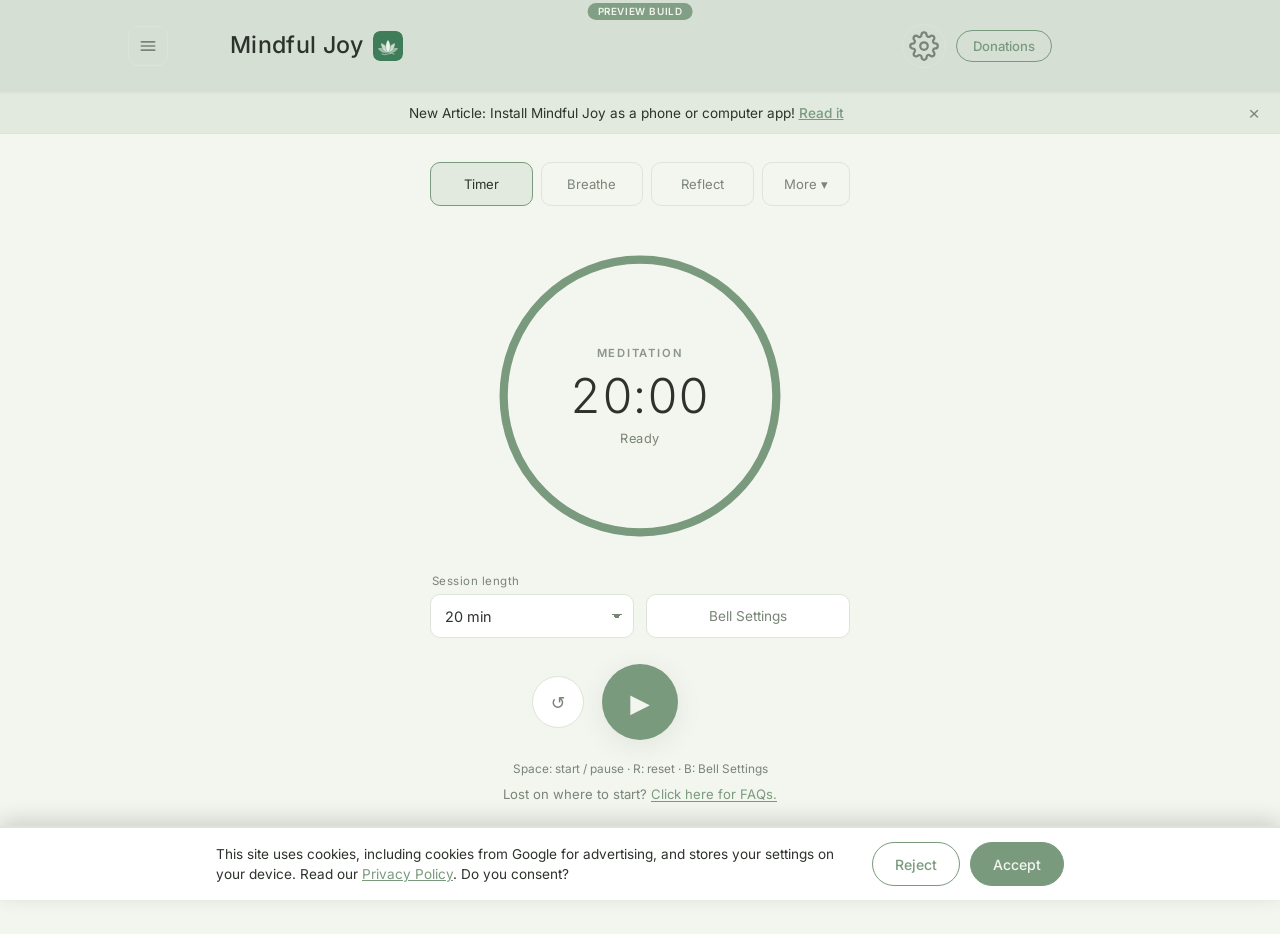
<file: index.html>
<!DOCTYPE html>
<html lang="en">
<head>
<meta charset="UTF-8">
<meta name="viewport" content="width=device-width, initial-scale=1, viewport-fit=cover">
<title>Mindful Joy &mdash; Free Meditation Timer with Interval Bells</title>
<meta name="description" content="Free meditation timer with interval bells, sit and walk sessions, a breathing pacer and a private streak history. No account needed.">
<meta name="theme-color" content="#f3f5ef">
<link rel="canonical" href="https://mindfuljoy.app/">
<link rel="icon" type="image/svg+xml" href="assets/favicon.svg">
<link rel="apple-touch-icon" href="assets/icons/apple-touch-icon.png">
<link rel="manifest" href="manifest.webmanifest">
<meta property="og:type" content="website">
<meta property="og:site_name" content="Mindful Joy">
<meta property="og:title" content="Mindful Joy &mdash; Free Meditation Timer with Interval Bells">
<meta property="og:description" content="Free meditation timer with interval bells, sit and walk sessions, a breathing pacer and a private streak history. No account needed.">
<meta property="og:url" content="https://mindfuljoy.app/">
<meta property="og:image" content="https://mindfuljoy.app/assets/og-image.png">
<meta property="og:image:width" content="1200">
<meta property="og:image:height" content="630">
<meta property="og:image:alt" content="Mindful Joy: a free meditation timer, made for mindfulness.">
<meta name="twitter:card" content="summary_large_image">
<meta name="twitter:image" content="https://mindfuljoy.app/assets/og-image.png">
<script type="application/ld+json">
{
  "@context": "https://schema.org",
  "@type": "WebApplication",
  "name": "Mindful Joy",
  "url": "https://mindfuljoy.app/",
  "description": "A free meditation timer with interval bells, sit and walk sessions, a breathing pacer, Pomodoro and a private streak history. No account needed.",
  "applicationCategory": "LifestyleApplication",
  "operatingSystem": "Any (web browser)",
  "browserRequirements": "Requires JavaScript",
  "isAccessibleForFree": true,
  "inLanguage": "en",
  "image": "https://mindfuljoy.app/assets/og-image.png",
  "license": "https://opensource.org/licenses/MIT",
  "offers": {
    "@type": "Offer",
    "price": "0",
    "priceCurrency": "USD"
  },
  "featureList": [
    "Meditation timer from 5 to 60 minutes or a custom length",
    "Interval bells at repeating or chosen times",
    "Sit and walk sessions with a bell between segments",
    "Breathing pacer: box, 4-7-8 and coherent breathing",
    "Pomodoro, Count Up and Stopwatch timers",
    "Streaks and session history kept on your device",
    "25 color themes, works offline and installs to your home screen"
  ]
}
</script>
<link rel="preload" href="assets/fonts/inter-latin-wght-normal.woff2" as="font" type="font/woff2" crossorigin>
<link rel="stylesheet" href="assets/css/styles.css">
<script src="assets/js/themes.js"></script>
<!-- ===== GOOGLE ADSENSE: LOADER (publisher ca-pub-8467685368663778) =====
     Ad units go in the "ADSENSE AD SLOT" comments further down each page. ===== -->
<script async src="https://pagead2.googlesyndication.com/pagead/js/adsbygoogle.js?client=ca-pub-8467685368663778"
     crossorigin="anonymous"></script>
</head>
<body>
<div id="announcer" class="sr-only" aria-live="polite" aria-atomic="true"></div>

<div class="topbar">
  <div class="mark"><a href="index.html"><span>Mindful Joy</span><img class="mark-logo" src="assets/icons/icon.svg" alt="" width="30" height="30"></a></div>
  <div class="top-actions">
    <div class="theme-menu" id="themeMenu">
      <button type="button" class="icon-btn" id="themeBtn" aria-label="Color theme" aria-haspopup="true" aria-expanded="false" aria-controls="themePop" title="Color theme"><svg viewBox="0 0 24 24" width="20" height="20" fill="none" stroke="currentColor" stroke-width="1.8" stroke-linecap="round" stroke-linejoin="round" aria-hidden="true"><circle cx="12" cy="12" r="3"/><path d="M19.4 15a1.65 1.65 0 0 0 .33 1.82l.06.06a2 2 0 0 1 0 2.83 2 2 0 0 1-2.83 0l-.06-.06a1.65 1.65 0 0 0-1.82-.33 1.65 1.65 0 0 0-1 1.51V21a2 2 0 0 1-2 2 2 2 0 0 1-2-2v-.09A1.65 1.65 0 0 0 9 19.4a1.65 1.65 0 0 0-1.82.33l-.06.06a2 2 0 0 1-2.83 0 2 2 0 0 1 0-2.83l.06-.06a1.65 1.65 0 0 0 .33-1.82 1.65 1.65 0 0 0-1.51-1H3a2 2 0 0 1-2-2 2 2 0 0 1 2-2h.09A1.65 1.65 0 0 0 4.6 9a1.65 1.65 0 0 0-.33-1.82l-.06-.06a2 2 0 0 1 0-2.83 2 2 0 0 1 2.83 0l.06.06a1.65 1.65 0 0 0 1.82.33H9a1.65 1.65 0 0 0 1-1.51V3a2 2 0 0 1 2-2 2 2 0 0 1 2 2v.09a1.65 1.65 0 0 0 1 1.51 1.65 1.65 0 0 0 1.82-.33l.06-.06a2 2 0 0 1 2.83 0 2 2 0 0 1 0 2.83l-.06.06a1.65 1.65 0 0 0-.33 1.82V9a1.65 1.65 0 0 0 1.51 1H21a2 2 0 0 1 2 2 2 2 0 0 1-2 2h-.09a1.65 1.65 0 0 0-1.51 1z"/></svg></button>
      <div class="theme-pop" id="themePop" hidden>
        <label for="schemeSelect">Color theme</label>
        <select id="schemeSelect"></select>
      </div>
    </div>
    <a class="donate-btn" id="donateBtn" href="https://ko-fi.com/cpiccirilli" target="_blank" rel="noopener">Donations</a>
  </div>
</div>

<nav class="tabs" aria-label="Tools">
  <button class="tab-btn active" id="tabBtnTimer" data-tab="timer" aria-pressed="true">Timer</button>
  <button class="tab-btn" id="tabBtnBreathe" data-tab="breathe" aria-pressed="false">Breathe</button>
  <button class="tab-btn" id="tabBtnReflect" data-tab="reflect" aria-pressed="false">Reflect</button>
  <div class="more-wrap">
    <button class="tab-btn more-btn" id="moreBtn" type="button" title="More" aria-haspopup="true" aria-expanded="false" aria-controls="morePop">More <span aria-hidden="true">&#9662;</span></button>
    <div class="more-pop" id="morePop" role="menu" aria-label="More" hidden>
      <p class="more-lead">Looking for another timer?</p>
      <button type="button" class="more-item" role="menuitem" data-open="pomodoro"><strong>Pomodoro</strong><span>Focus sprints with short breaks</span></button>
      <button type="button" class="more-item" role="menuitem" data-open="countup"><strong>Count Up</strong><span>Open-ended, counts time as you sit</span></button>
      <button type="button" class="more-item" role="menuitem" data-open="stopwatch"><strong>Stopwatch</strong><span>Hundredths and lap times</span></button>
      <p class="more-soon">More timers coming soon.</p>
      <p class="more-group">Your progress</p>
      <button type="button" class="more-item" role="menuitem" data-open="history"><strong>History</strong><span>Streaks and your last few weeks</span></button>
    </div>
  </div>
</nav>

<main class="tab-panel active" id="panel-timer">
  <div class="ring-wrap">
    <svg viewBox="0 0 220 220" aria-hidden="true">
      <circle class="track" cx="110" cy="110" r="100"></circle>
      <circle class="progress" id="ringProgress" cx="110" cy="110" r="100"></circle>
    </svg>
    <div class="ring-center">
      <div class="kind">Meditation</div>
      <div class="time" id="timeDisplay">20:00</div>
      <div class="phase" id="phaseLabel">Ready</div>
    </div>
  </div>

  <p class="seg-status" id="segStatus" hidden></p>

  <div class="options-row">
    <div class="len-field">
      <label for="durationSelect">Session length</label>
      <select id="durationSelect"></select>
    </div>
    <button class="settings-btn" id="settingsBtn">Bell Settings</button>
  </div>
  <div class="duration-row" id="customLenRow" hidden>
    <label for="customLenInput">Minutes</label>
    <input class="num-input" type="number" id="customLenInput" min="1" max="240" value="25" inputmode="numeric">
  </div>

  <div class="controls">
    <button class="btn reset-btn" id="resetBtn" aria-label="Reset">&#8634;</button>
    <button class="btn play-btn" id="playBtn" aria-label="Start">&#9654;</button>
    <div style="width:52px;"></div>
  </div>
  <p class="shortcut-hint">Space: start / pause &middot; R: reset &middot; B: Bell Settings</p>
  <p class="help-hint">Lost on where to start? <a href="getting-started.html">Click here for FAQs.</a></p>

  <!-- Sit / walk sequence editor: shown when "Sit / walk sequence" is chosen as the session length. -->
  <fieldset class="seq" id="seqEditor" hidden>
    <legend>Sit / walk sequence</legend>
    <div class="seq-head"><span>Segments, in order</span><span id="seqTotal" class="seq-total"></span></div>
    <ol class="seg-list" id="segList"></ol>
    <div class="seg-actions">
      <button type="button" class="small-btn" id="addSitBtn" title="Add sit">+ Sit</button>
      <button type="button" class="small-btn" id="addWalkBtn" title="Add walk">+ Walk</button>
    </div>
    <div class="seq-block">
      <label for="presetSelect">Preset</label>
      <select id="presetSelect">
        <option value="">Choose a preset&hellip;</option>
        <option value="sit-walk-sit">Sit 20 &middot; Walk 10 &middot; Sit 20</option>
        <option value="sit-walk">Sit 20 &middot; Walk 10</option>
        <option value="walk-sit">Walk 10 &middot; Sit 20</option>
        <option value="rounds">Sit 10 &middot; Walk 5 &middot; Sit 10 &middot; Walk 5</option>
      </select>
    </div>
    <div class="seq-block">
      <label for="layoutName">Save this sequence</label>
      <div class="chip-input">
        <input type="text" id="layoutName" maxlength="30" placeholder="Name, e.g. Morning practice">
        <button type="button" id="saveLayoutBtn">Save</button>
      </div>
    </div>
    <div class="seq-block" id="savedBlock" hidden>
      <label for="layoutSelect">Saved sequences</label>
      <div class="inline-row">
        <select id="layoutSelect" aria-label="Saved sequences"></select>
        <button type="button" class="small-btn" id="loadLayoutBtn">Load</button>
        <button type="button" class="small-btn" id="deleteLayoutBtn">Delete</button>
      </div>
    </div>
    <p class="seq-msg" id="seqMsg" role="status"></p>
  </fieldset>
</main>

<section class="tab-panel" id="panel-breathe">
  <div class="duration-row">
    <label for="patternSelect">Pattern</label>
    <select id="patternSelect">
      <option value="box">Box breathing (4-4-4-4)</option>
      <option value="478">4-7-8</option>
      <option value="coherent">Coherent (5-5)</option>
    </select>
  </div>
  <div class="duration-row breath-options">
    <label for="cyclesSelect">Cycles</label>
    <select id="cyclesSelect">
      <option value="3">3</option>
      <option value="5" selected>5</option>
      <option value="8">8</option>
      <option value="12">12</option>
    </select>
    <label for="breathSoundSelect">Sound</label>
    <select id="breathSoundSelect">
      <option value="on" selected>On</option>
      <option value="off">Off</option>
    </select>
  </div>
  <div class="breath-wrap">
    <div class="breath-circle" id="breathCircle"></div>
    <span class="breath-label" id="breathLabel">Ready</span>
  </div>
  <div class="cycle-count" id="breathCycleCount"></div>
  <div class="controls" style="margin-top:14px;">
    <button class="btn play-btn" id="breathPlayBtn" aria-label="Start breathing">&#9654;</button>
  </div>
</section>

<section class="tab-panel" id="panel-pomodoro">
  <div class="ring-wrap">
    <svg class="tomato-bg" viewBox="0 0 200 200" aria-hidden="true" focusable="false">
        <path class="tm-body" d="M100 54C142 40 186 68 186 114C186 158 148 186 100 186C52 186 14 158 14 114C14 68 58 40 100 54Z"/>
        <ellipse class="tm-shine" cx="58" cy="100" rx="13" ry="26" transform="rotate(24 58 100)"/>
        <path class="tm-leaf" d="M100 60C92 44 72 40 52 50C68 56 82 66 100 70Z"/>
        <path class="tm-leaf" d="M100 60C108 44 128 40 148 50C132 56 118 66 100 70Z"/>
        <path class="tm-leaf" d="M100 62C84 62 64 74 62 90C78 82 90 78 100 74Z"/>
        <path class="tm-leaf" d="M100 62C116 62 136 74 138 90C122 82 110 78 100 74Z"/>
        <path class="tm-leaf" d="M100 62C94 74 94 84 100 96C106 84 106 74 100 62Z"/>
        <path class="tm-stem" d="M96 64C95 48 98 36 108 26C108 38 106 50 104 64Z"/>
      </svg>
    <svg viewBox="0 0 220 220" aria-hidden="true">
      <circle class="track" cx="110" cy="110" r="100"></circle>
      <circle class="progress" id="pomoRing" cx="110" cy="110" r="100"></circle>
    </svg>
    <div class="ring-center">
      <div class="kind">Pomodoro</div>
      <div class="time" id="pomoTime">25:00</div>
      <div class="phase" id="pomoPhase">Focus</div>
    </div>
  </div>
  <p class="seg-status" id="pomoRound">Round 1 of 4</p>
  <div class="pomo-grid">
    <label for="pomoFocus">Focus</label>
    <select id="pomoFocus">
      <option value="15">15 min</option><option value="20">20 min</option><option value="25" selected>25 min</option>
      <option value="30">30 min</option><option value="45">45 min</option><option value="50">50 min</option>
    </select>
    <label for="pomoShort">Short break</label>
    <select id="pomoShort">
      <option value="3">3 min</option><option value="5" selected>5 min</option><option value="10">10 min</option>
    </select>
    <label for="pomoLong">Long break</label>
    <select id="pomoLong">
      <option value="10">10 min</option><option value="15" selected>15 min</option><option value="20">20 min</option><option value="30">30 min</option>
    </select>
    <label for="pomoRounds">Rounds</label>
    <select id="pomoRounds">
      <option value="2">2</option><option value="3">3</option><option value="4" selected>4</option><option value="5">5</option><option value="6">6</option>
    </select>
    <label for="pomoAuto">Auto-start next phase</label>
    <label class="switch"><input type="checkbox" id="pomoAuto" checked><span class="slider"></span></label>
  </div>
  <div class="controls">
    <button class="btn reset-btn" id="pomoReset" aria-label="Reset Pomodoro" title="Reset">&#8634;</button>
    <button class="btn play-btn" id="pomoPlay" aria-label="Start Pomodoro">&#9654;</button>
    <button class="btn reset-btn" id="pomoSkip" aria-label="Skip to next phase" title="Skip">&#9197;&#xFE0E;</button>
  </div>
  <p class="shortcut-hint">Space: start / pause &middot; R: reset &middot; Bells follow your Bell Settings (segment change bell)</p>
</section>

<section class="tab-panel" id="panel-countup">
  <div class="ring-wrap">
    <svg viewBox="0 0 220 220" aria-hidden="true">
      <circle class="track" cx="110" cy="110" r="100"></circle>
      <circle class="progress" id="cuRing" cx="110" cy="110" r="100"></circle>
    </svg>
    <div class="ring-center">
      <div class="kind">Count Up</div>
      <div class="time" id="cuTime">00:00</div>
      <div class="phase" id="cuPhase">Ready</div>
    </div>
  </div>
  <div class="pomo-grid">
    <label for="cuChime">Chime every</label>
    <select id="cuChime">
      <option value="0" selected>Off</option><option value="1">1 min</option><option value="5">5 min</option>
      <option value="10">10 min</option><option value="15">15 min</option><option value="20">20 min</option><option value="30">30 min</option>
    </select>
  </div>
  <div class="controls">
    <button class="btn reset-btn" id="cuReset" aria-label="Reset Count Up" title="Reset">&#8634;</button>
    <button class="btn play-btn" id="cuPlay" aria-label="Start Count Up">&#9654;</button>
    <div style="width:52px;"></div>
  </div>
  <p class="shortcut-hint">Space: start / pause &middot; R: reset &middot; The ring sweeps once a minute</p>
</section>

<section class="tab-panel" id="panel-stopwatch">
  <div class="ring-wrap">
    <svg viewBox="0 0 220 220" aria-hidden="true">
      <circle class="track" cx="110" cy="110" r="100"></circle>
      <circle class="progress" id="swRing" cx="110" cy="110" r="100"></circle>
    </svg>
    <div class="ring-center">
      <div class="kind">Stopwatch</div>
      <div class="time sw-time" id="swTime">00:00.00</div>
      <div class="phase" id="swPhase">Ready</div>
    </div>
  </div>
  <div class="controls">
    <button class="btn reset-btn" id="swReset" aria-label="Reset Stopwatch" title="Reset">&#8634;</button>
    <button class="btn play-btn" id="swPlay" aria-label="Start Stopwatch">&#9654;</button>
    <button class="btn reset-btn sw-lap-btn" id="swLap" aria-label="Record lap" title="Lap" disabled>Lap</button>
  </div>
  <p class="shortcut-hint">Space: start / pause &middot; L: lap &middot; R: reset</p>
  <ol class="lap-list" id="swLaps" aria-label="Laps" hidden></ol>
</section>

<section class="tab-panel" id="panel-history" aria-labelledby="histTitle">
  <div class="hist">
    <h2 class="hist-title" id="histTitle">History <small>stored on this device</small></h2>
    <div id="histBody"></div>
    <button type="button" class="hist-clear" id="histClear" hidden>Clear history&hellip;</button>
  </div>
</section>

<section class="tab-panel" id="panel-reflect">
  <div class="reflect-card"><p id="reflectText">Tap below for a reflection prompt.</p></div>
  <button class="reflect-btn" id="reflectBtn">New prompt</button>
</section>

<!-- ===== ADSENSE AD SLOT 1 (all tools): place an ad unit here, below the Timer / Breathe / Reflect tools and above the footer.
     Keep ads well clear of the play, pause and reset buttons so they are never tapped by accident (AdSense policy). ===== -->

<footer>
  <a href="about.html">About</a>
  <a href="privacy.html">Privacy Policy</a>
  <a href="terms.html">Terms of Service</a>
</footer>

<div class="backdrop" id="backdrop"></div>
<aside class="panel" id="panel" role="dialog" aria-modal="true" aria-label="Bell Settings">
  <button class="icon-btn panel-close" id="closeBtn" aria-label="Close settings">&#10005;</button>
  <h2>Bell Settings</h2>

  <div class="field-group">
    <div class="row-label"><span>Preparation delay</span></div>
    <div class="row-note">A quiet moment before the session begins, so you can settle before the start bell.</div>
    <select id="prepSelect" style="width:100%;">
      <option value="0">Off</option>
      <option value="3">3 seconds</option>
      <option value="5" selected>5 seconds</option>
      <option value="10">10 seconds</option>
      <option value="15">15 seconds</option>
      <option value="30">30 seconds</option>
    </select>
  </div>

  <div class="field-group">
    <div class="row-label"><span>Bell sound</span></div>
    <div class="row-note">Used for the start and end bells. Interval bells always use a separate, higher-toned bell.</div>
    <div class="inline-row">
      <select id="bellSelect" aria-label="Bell sound"></select>
      <button type="button" class="small-btn" id="previewBtn">Preview</button>
    </div>
  </div>

  <div class="field-group">
    <div class="row-label"><span>Bell volume</span><span id="volumeLabel" style="color:var(--text-dim); font-size:.85rem;">100%</span></div>
    <input type="range" id="volumeRange" min="10" max="100" step="5" value="100" aria-label="Bell volume">
  </div>

  <div class="field-group">
    <div class="row-label"><span>Start bell</span>
      <label class="switch"><input type="checkbox" id="startEnabled" checked><span class="slider"></span></label>
    </div>
    <div id="startBody" class="inline-row">
      <span style="font-size:.85rem; color:var(--text-dim);">Number of bells</span>
      <select id="startCount" aria-label="Number of start bells"></select>
    </div>
  </div>

  <div class="field-group">
    <div class="row-label"><span>End bell</span>
      <label class="switch"><input type="checkbox" id="endEnabled" checked><span class="slider"></span></label>
    </div>
    <div id="endBody" class="inline-row">
      <span style="font-size:.85rem; color:var(--text-dim);">Number of bells</span>
      <select id="endCount" aria-label="Number of end bells"></select>
    </div>
  </div>

  <div class="field-group">
    <div class="row-label"><span>Vibrate on start and end</span>
      <label class="switch"><input type="checkbox" id="vibrateEnabled"><span class="slider"></span></label>
    </div>
    <div class="row-note" id="vibrateNote">Buzz your phone at the start and end of a session, along with or instead of the bells. Off by default.</div>
  </div>

  <div class="field-group">
    <div class="row-label"><span>Segment change bell</span>
      <label class="switch"><input type="checkbox" id="segEnabled" checked><span class="slider"></span></label>
    </div>
    <div class="row-note">Rings between segments in a sit / walk sequence.</div>
    <div id="segBody" class="inline-row">
      <span style="font-size:.85rem; color:var(--text-dim);">Number of bells</span>
      <select id="segCount" aria-label="Number of segment change bells"></select>
    </div>
  </div>

  <div class="field-group">
    <div class="row-label"><span>Interval bells</span>
      <label class="switch"><input type="checkbox" id="intervalEnabled"><span class="slider"></span></label>
    </div>
    <div class="row-note">Sound a bell at points during your sitting, either on a repeating interval or at specific times you choose.</div>

    <div id="intervalBody" class="sub-disabled">
      <div class="mode-toggle">
        <button type="button" id="modeRegularBtn" class="active">Repeating</button>
        <button type="button" id="modeCustomBtn">Custom times</button>
      </div>

      <div id="regularFields">
        <div class="inline-row">
          <span style="font-size:.85rem; color:var(--text-dim);">Every</span>
          <select id="intervalEvery"></select>
        </div>
      </div>

      <div id="customFields" style="display:none;">
        <div class="chip-input">
          <input type="number" id="customMinuteInput" min="1" max="59" placeholder="Minutes in, e.g. 10">
          <button type="button" id="addCustomBtn">Add</button>
        </div>
        <div class="chips" id="customChips"></div>
      </div>
    </div>
  </div>
  <p class="credits">Bell recordings are CC0 (public domain) samples from freesound.org by LozKaye, Garuda1982, ryancacophony, nkuitse and fauxpress, gathered in the open-source &ldquo;meditation&rdquo; app by nyxkn.</p>
</aside>

<script type="module" src="assets/js/app/main.js"></script>
<script type="module" src="assets/js/app/data-menu.js"></script>
<script src="assets/js/menu.js"></script>
<script src="assets/js/consent.js"></script>
<script src="assets/js/analytics.js"></script>
<script src="assets/js/preview.js"></script>
<script src="assets/js/pwa.js"></script>
</body>
</html>
</file>
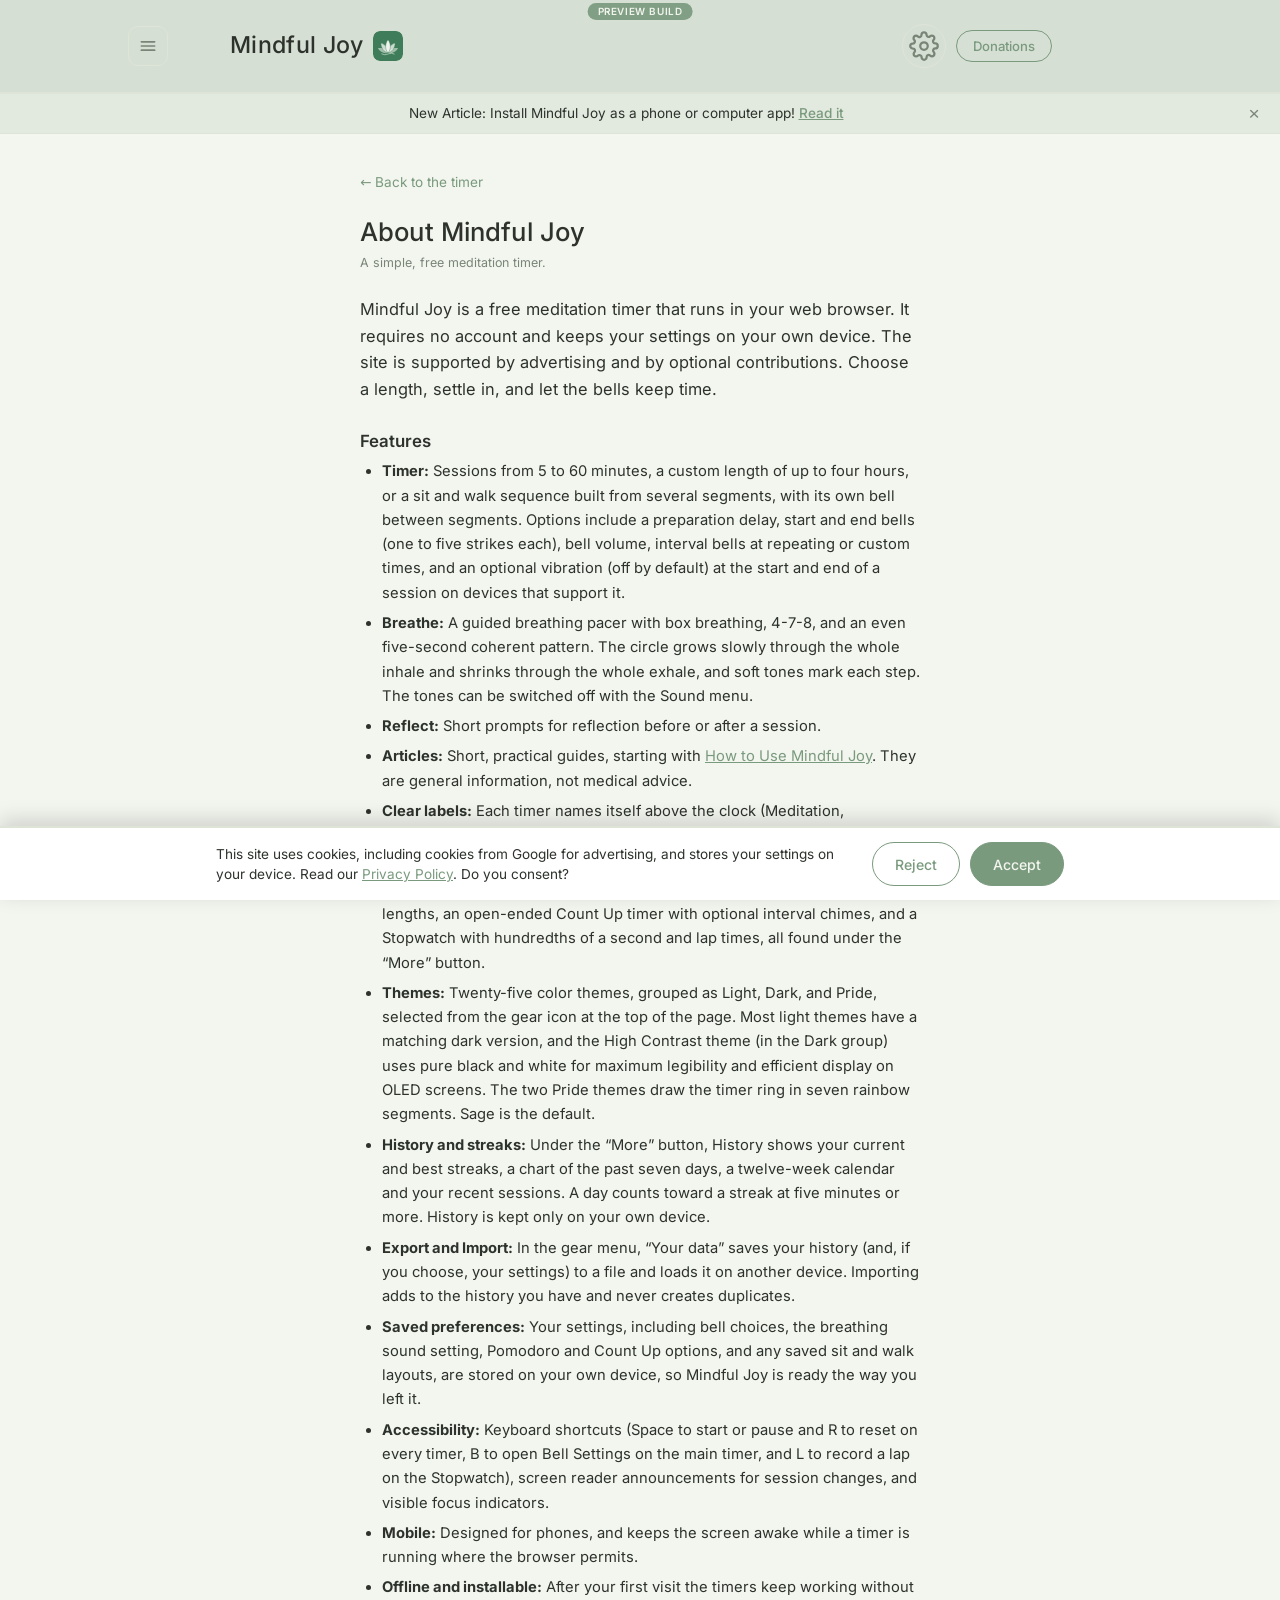
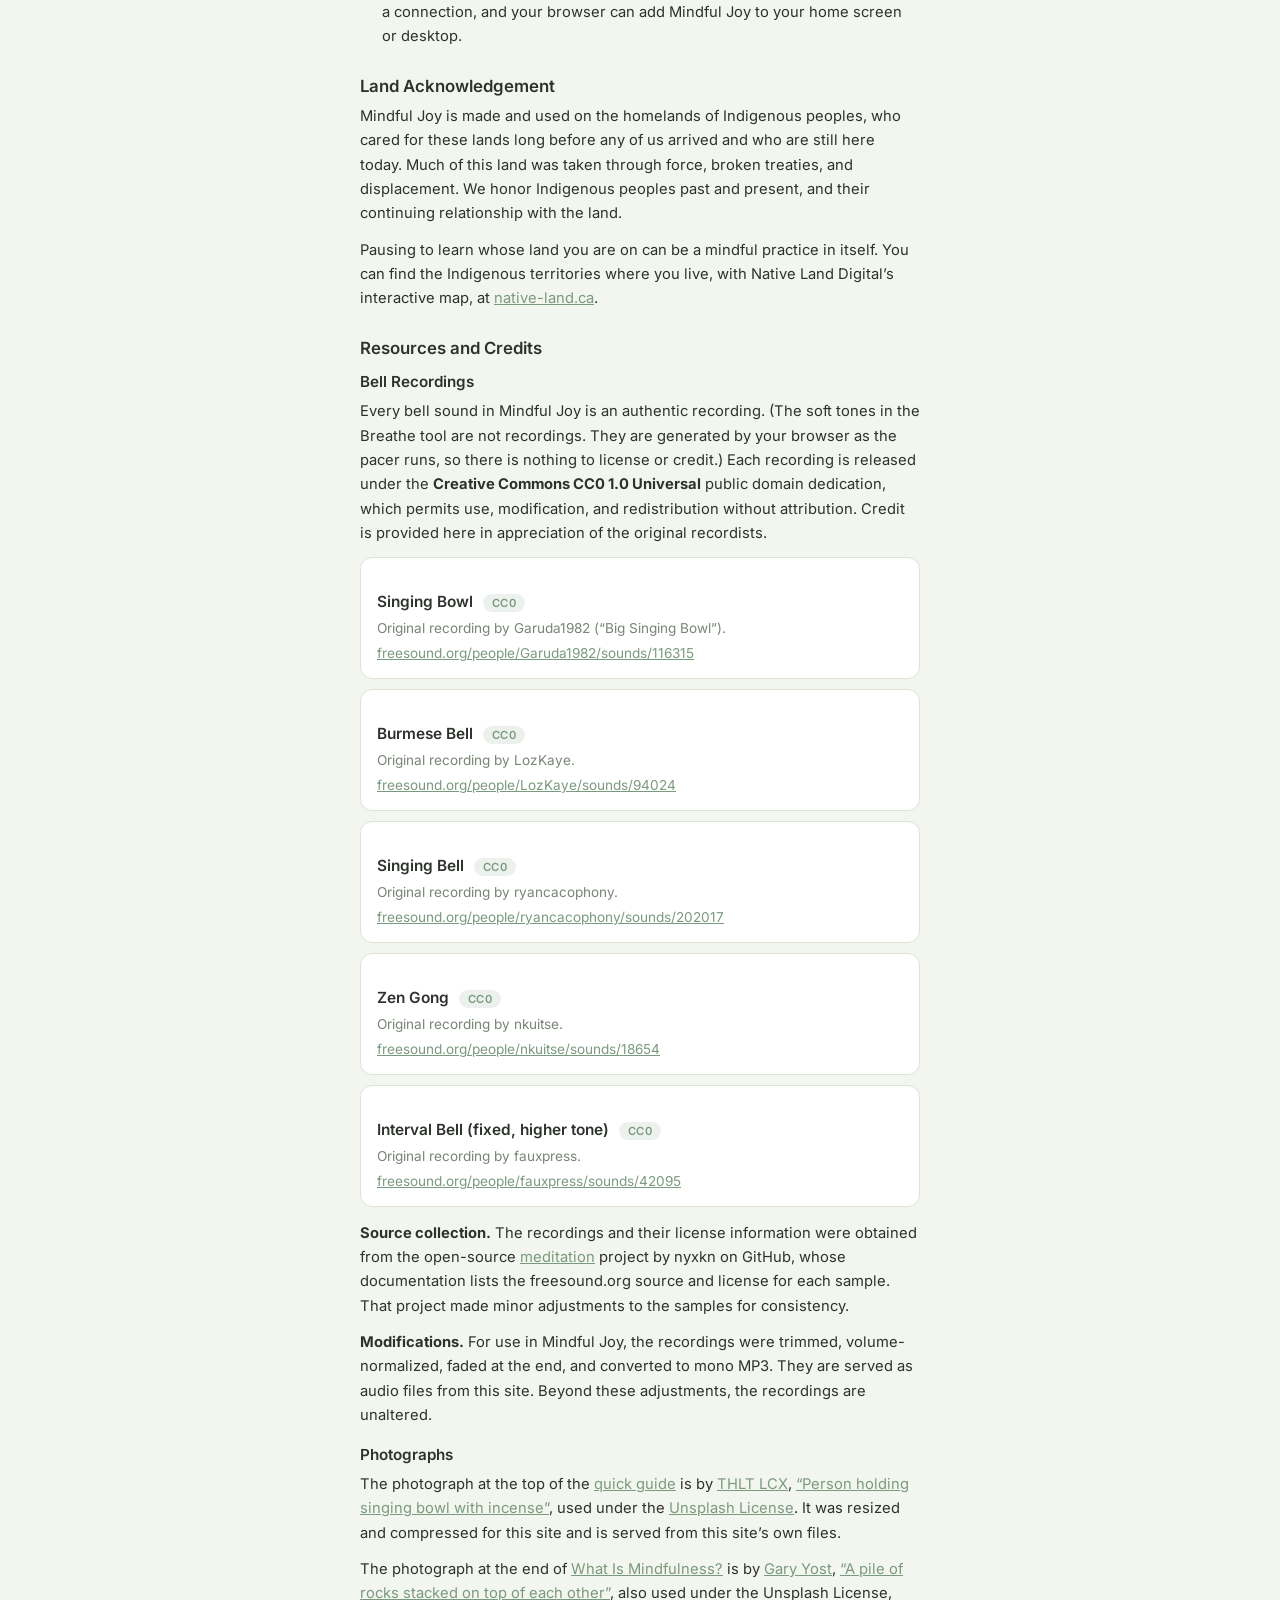
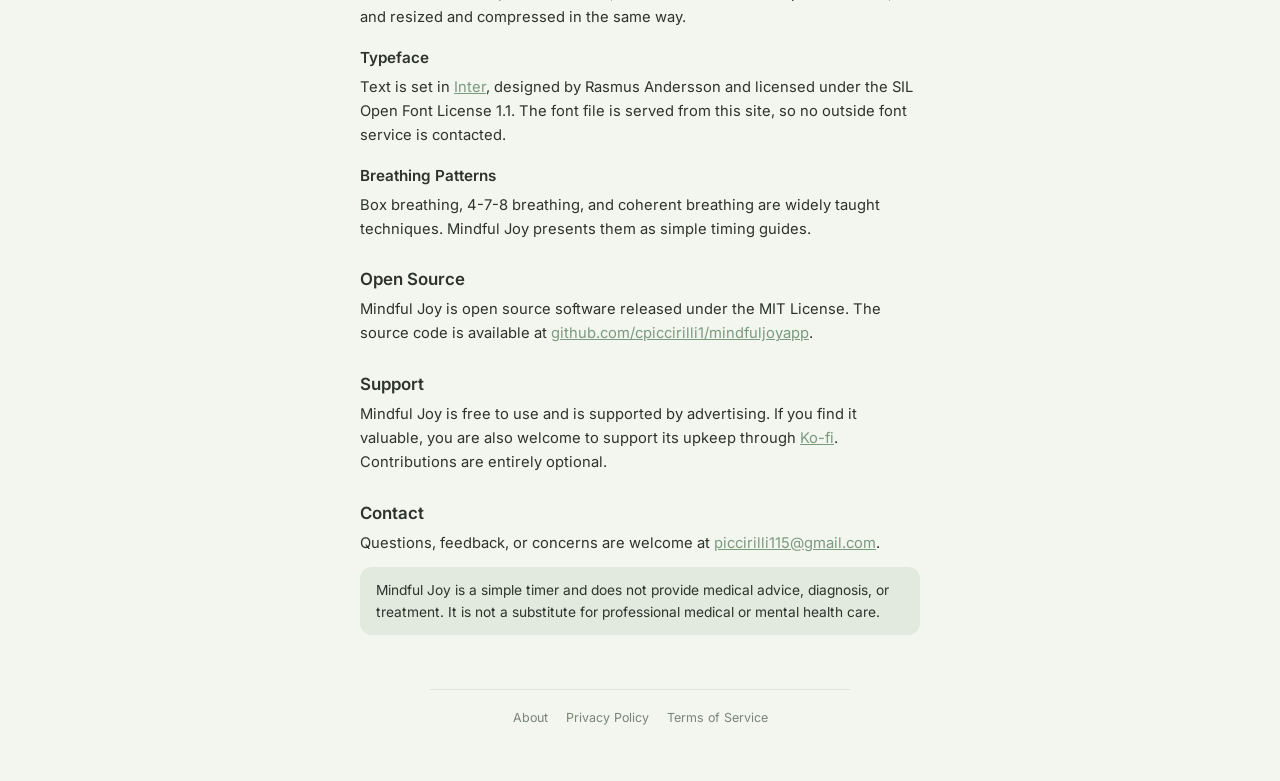
<file: about.html>
<!DOCTYPE html>
<html lang="en">
<head>
<meta charset="UTF-8">
<meta name="viewport" content="width=device-width, initial-scale=1, viewport-fit=cover">
<title>About &mdash; Mindful Joy</title>
<meta name="description" content="About Mindful Joy: what the free meditation timer does, how it stays private, credits for the CC0 bell recordings and how to get in touch.">
<meta name="theme-color" content="#f3f5ef">
<link rel="canonical" href="https://mindfuljoy.app/about.html">
<link rel="icon" type="image/svg+xml" href="assets/favicon.svg">
<link rel="apple-touch-icon" href="assets/icons/apple-touch-icon.png">
<link rel="manifest" href="manifest.webmanifest">
<meta property="og:type" content="website">
<meta property="og:site_name" content="Mindful Joy">
<meta property="og:title" content="About &mdash; Mindful Joy">
<meta property="og:description" content="About Mindful Joy: what the free meditation timer does, how it stays private, credits for the CC0 bell recordings and how to get in touch.">
<meta property="og:url" content="https://mindfuljoy.app/about.html">
<meta property="og:image" content="https://mindfuljoy.app/assets/og-image.png">
<meta property="og:image:width" content="1200">
<meta property="og:image:height" content="630">
<meta property="og:image:alt" content="Mindful Joy: a free meditation timer, made for mindfulness.">
<meta name="twitter:card" content="summary_large_image">
<meta name="twitter:image" content="https://mindfuljoy.app/assets/og-image.png">
<link rel="preload" href="assets/fonts/inter-latin-wght-normal.woff2" as="font" type="font/woff2" crossorigin>
<link rel="stylesheet" href="assets/css/styles.css">
<script src="assets/js/themes.js"></script>
<!-- ===== GOOGLE ADSENSE: LOADER (publisher ca-pub-8467685368663778) =====
     Ad units go in the "ADSENSE AD SLOT" comments further down each page. ===== -->
<script async src="https://pagead2.googlesyndication.com/pagead/js/adsbygoogle.js?client=ca-pub-8467685368663778"
     crossorigin="anonymous"></script>
</head>
<body class="info-open">

<div class="topbar">
  <div class="mark"><a href="index.html"><span>Mindful Joy</span><img class="mark-logo" src="assets/icons/icon.svg" alt="" width="30" height="30"></a></div>
  <div class="top-actions">
    <div class="theme-menu" id="themeMenu">
      <button type="button" class="icon-btn" id="themeBtn" aria-label="Color theme" aria-haspopup="true" aria-expanded="false" aria-controls="themePop" title="Color theme"><svg viewBox="0 0 24 24" width="20" height="20" fill="none" stroke="currentColor" stroke-width="1.8" stroke-linecap="round" stroke-linejoin="round" aria-hidden="true"><circle cx="12" cy="12" r="3"/><path d="M19.4 15a1.65 1.65 0 0 0 .33 1.82l.06.06a2 2 0 0 1 0 2.83 2 2 0 0 1-2.83 0l-.06-.06a1.65 1.65 0 0 0-1.82-.33 1.65 1.65 0 0 0-1 1.51V21a2 2 0 0 1-2 2 2 2 0 0 1-2-2v-.09A1.65 1.65 0 0 0 9 19.4a1.65 1.65 0 0 0-1.82.33l-.06.06a2 2 0 0 1-2.83 0 2 2 0 0 1 0-2.83l.06-.06a1.65 1.65 0 0 0 .33-1.82 1.65 1.65 0 0 0-1.51-1H3a2 2 0 0 1-2-2 2 2 0 0 1 2-2h.09A1.65 1.65 0 0 0 4.6 9a1.65 1.65 0 0 0-.33-1.82l-.06-.06a2 2 0 0 1 0-2.83 2 2 0 0 1 2.83 0l.06.06a1.65 1.65 0 0 0 1.82.33H9a1.65 1.65 0 0 0 1-1.51V3a2 2 0 0 1 2-2 2 2 0 0 1 2 2v.09a1.65 1.65 0 0 0 1 1.51 1.65 1.65 0 0 0 1.82-.33l.06-.06a2 2 0 0 1 2.83 0 2 2 0 0 1 0 2.83l-.06.06a1.65 1.65 0 0 0-.33 1.82V9a1.65 1.65 0 0 0 1.51 1H21a2 2 0 0 1 2 2 2 2 0 0 1-2 2h-.09a1.65 1.65 0 0 0-1.51 1z"/></svg></button>
      <div class="theme-pop" id="themePop" hidden>
        <label for="schemeSelect">Color theme</label>
        <select id="schemeSelect"></select>
      </div>
    </div>
    <a class="donate-btn" id="donateBtn" href="https://ko-fi.com/cpiccirilli" target="_blank" rel="noopener">Donations</a>
  </div>
</div>

<div class="info-view" id="infoView">
  <a class="back-link" href="index.html">&larr; Back to the timer</a>

  <article id="view-about" class="show">
    <h1>About Mindful Joy</h1>
    <p class="updated">A simple, free meditation timer.</p>
    <p class="lead">Mindful Joy is a free meditation timer that runs in your web browser. It requires no account and keeps your settings on your own device. The site is supported by advertising and by optional contributions. Choose a length, settle in, and let the bells keep time.</p>

    <h2>Features</h2>
    <ul>
      <li><strong>Timer:</strong> Sessions from 5 to 60 minutes, a custom length of up to four hours, or a sit and walk sequence built from several segments, with its own bell between segments. Options include a preparation delay, start and end bells (one to five strikes each), bell volume, interval bells at repeating or custom times, and an optional vibration (off by default) at the start and end of a session on devices that support it.</li>
      <li><strong>Breathe:</strong> A guided breathing pacer with box breathing, 4-7-8, and an even five-second coherent pattern. The circle grows slowly through the whole inhale and shrinks through the whole exhale, and soft tones mark each step. The tones can be switched off with the Sound menu.</li>
      <li><strong>Reflect:</strong> Short prompts for reflection before or after a session.</li>
      <li><strong>Articles:</strong> Short, practical guides, starting with <a href="getting-started.html">How to Use Mindful Joy</a>. They are general information, not medical advice.</li>
      <li><strong>Clear labels:</strong> Each timer names itself above the clock (Meditation, Pomodoro, Count Up or Stopwatch), so you always know which one you are using.</li>
      <li><strong>More Timers:</strong> A Pomodoro timer with adjustable focus, break and round lengths, an open-ended Count Up timer with optional interval chimes, and a Stopwatch with hundredths of a second and lap times, all found under the &ldquo;More&rdquo; button.</li>
      <li><strong>Themes:</strong> Twenty-five color themes, grouped as Light, Dark, and Pride, selected from the gear icon at the top of the page. Most light themes have a matching dark version, and the High Contrast theme (in the Dark group) uses pure black and white for maximum legibility and efficient display on OLED screens. The two Pride themes draw the timer ring in seven rainbow segments. Sage is the default.</li>
      <li><strong>History and streaks:</strong> Under the &ldquo;More&rdquo; button, History shows your current and best streaks, a chart of the past seven days, a twelve-week calendar and your recent sessions. A day counts toward a streak at five minutes or more. History is kept only on your own device.</li>
      <li><strong>Export and Import:</strong> In the gear menu, &ldquo;Your data&rdquo; saves your history (and, if you choose, your settings) to a file and loads it on another device. Importing adds to the history you have and never creates duplicates.</li>
      <li><strong>Saved preferences:</strong> Your settings, including bell choices, the breathing sound setting, Pomodoro and Count Up options, and any saved sit and walk layouts, are stored on your own device, so Mindful Joy is ready the way you left it.</li>
      <li><strong>Accessibility:</strong> Keyboard shortcuts (Space to start or pause and R to reset on every timer, B to open Bell Settings on the main timer, and L to record a lap on the Stopwatch), screen reader announcements for session changes, and visible focus indicators.</li>
      <li><strong>Mobile:</strong> Designed for phones, and keeps the screen awake while a timer is running where the browser permits.</li>
      <li><strong>Offline and installable:</strong> After your first visit the timers keep working without a connection, and your browser can add Mindful Joy to your home screen or desktop.</li>
    </ul>

    <h2>Land Acknowledgement</h2>
    <p>Mindful Joy is made and used on the homelands of Indigenous peoples, who cared for these lands long before any of us arrived and who are still here today. Much of this land was taken through force, broken treaties, and displacement. We honor Indigenous peoples past and present, and their continuing relationship with the land.</p>
    <p>Pausing to learn whose land you are on can be a mindful practice in itself. You can find the Indigenous territories where you live, with Native Land Digital&rsquo;s interactive map, at <a href="https://native-land.ca/" target="_blank" rel="noopener">native-land.ca</a>.</p>

    <h2>Resources and Credits</h2>
    <h3 style="font-size:.95rem; font-weight:600; margin:14px 0 8px;">Bell Recordings</h3>
    <p>Every bell sound in Mindful Joy is an authentic recording. (The soft tones in the Breathe tool are not recordings. They are generated by your browser as the pacer runs, so there is nothing to license or credit.) Each recording is released under the <strong>Creative Commons CC0 1.0 Universal</strong> public domain dedication, which permits use, modification, and redistribution without attribution. Credit is provided here in appreciation of the original recordists.</p>

    <div class="credit">
      <h3>Singing Bowl <span class="badge">CC0</span></h3>
      <p>Original recording by Garuda1982 (&ldquo;Big Singing Bowl&rdquo;).</p>
      <p><a href="https://freesound.org/people/Garuda1982/sounds/116315/" target="_blank" rel="noopener">freesound.org/people/Garuda1982/sounds/116315</a></p>
    </div>
    <div class="credit">
      <h3>Burmese Bell <span class="badge">CC0</span></h3>
      <p>Original recording by LozKaye.</p>
      <p><a href="https://freesound.org/people/LozKaye/sounds/94024/" target="_blank" rel="noopener">freesound.org/people/LozKaye/sounds/94024</a></p>
    </div>
    <div class="credit">
      <h3>Singing Bell <span class="badge">CC0</span></h3>
      <p>Original recording by ryancacophony.</p>
      <p><a href="https://freesound.org/people/ryancacophony/sounds/202017/" target="_blank" rel="noopener">freesound.org/people/ryancacophony/sounds/202017</a></p>
    </div>
    <div class="credit">
      <h3>Zen Gong <span class="badge">CC0</span></h3>
      <p>Original recording by nkuitse.</p>
      <p><a href="https://freesound.org/people/nkuitse/sounds/18654/" target="_blank" rel="noopener">freesound.org/people/nkuitse/sounds/18654</a></p>
    </div>
    <div class="credit">
      <h3>Interval Bell (fixed, higher tone) <span class="badge">CC0</span></h3>
      <p>Original recording by fauxpress.</p>
      <p><a href="https://freesound.org/people/fauxpress/sounds/42095/" target="_blank" rel="noopener">freesound.org/people/fauxpress/sounds/42095</a></p>
    </div>

    <p style="margin-top:14px;"><strong>Source collection.</strong> The recordings and their license information were obtained from the open-source <a href="https://github.com/nyxkn/meditation" target="_blank" rel="noopener">meditation</a> project by nyxkn on GitHub, whose documentation lists the freesound.org source and license for each sample. That project made minor adjustments to the samples for consistency.</p>
    <p><strong>Modifications.</strong> For use in Mindful Joy, the recordings were trimmed, volume-normalized, faded at the end, and converted to mono MP3. They are served as audio files from this site. Beyond these adjustments, the recordings are unaltered.</p>

    <h3 style="font-size:.95rem; font-weight:600; margin:18px 0 8px;">Photographs</h3>
    <p>The photograph at the top of the <a href="getting-started.html">quick guide</a> is by <a href="https://unsplash.com/@thlt_lcx" target="_blank" rel="noopener">THLT LCX</a>, <a href="https://unsplash.com/photos/person-holding-singing-bowl-with-incense-VsI_74zRzAo" target="_blank" rel="noopener">&ldquo;Person holding singing bowl with incense&rdquo;</a>, used under the <a href="https://unsplash.com/license" target="_blank" rel="noopener">Unsplash License</a>. It was resized and compressed for this site and is served from this site&rsquo;s own files.</p>
    <p>The photograph at the end of <a href="what-is-mindfulness.html">What Is Mindfulness?</a> is by <a href="https://unsplash.com/@gyostimages" target="_blank" rel="noopener">Gary Yost</a>, <a href="https://unsplash.com/photos/a-pile-of-rocks-stacked-on-top-of-each-other-pZX-Plrnr9w" target="_blank" rel="noopener">&ldquo;A pile of rocks stacked on top of each other&rdquo;</a>, also used under the Unsplash License, and resized and compressed in the same way.</p>
    <h3 style="font-size:.95rem; font-weight:600; margin:18px 0 8px;">Typeface</h3>
    <p>Text is set in <a href="https://rsms.me/inter/" target="_blank" rel="noopener">Inter</a>, designed by Rasmus Andersson and licensed under the SIL Open Font License 1.1. The font file is served from this site, so no outside font service is contacted.</p>

    <h3 style="font-size:.95rem; font-weight:600; margin:18px 0 8px;">Breathing Patterns</h3>
    <p>Box breathing, 4-7-8 breathing, and coherent breathing are widely taught techniques. Mindful Joy presents them as simple timing guides.</p>

    <h2>Open Source</h2>
    <p>Mindful Joy is open source software released under the MIT License. The source code is available at <a href="https://github.com/cpiccirilli1/mindfuljoyapp" target="_blank" rel="noopener">github.com/cpiccirilli1/mindfuljoyapp</a>.</p>

    <h2>Support</h2>
    <p>Mindful Joy is free to use and is supported by advertising. If you find it valuable, you are also welcome to support its upkeep through <a href="https://ko-fi.com/cpiccirilli" target="_blank" rel="noopener">Ko-fi</a>. Contributions are entirely optional.</p>

    <h2>Contact</h2>
    <p>Questions, feedback, or concerns are welcome at <a href="mailto:piccirilli115@gmail.com">piccirilli115@gmail.com</a>.</p>

    <div class="note-box">Mindful Joy is a simple timer and does not provide medical advice, diagnosis, or treatment. It is not a substitute for professional medical or mental health care.</div>

    <!-- ===== ADSENSE AD SLOT (info pages): place an ad unit here, at the end of the article, after AdSense approval. Keep it clearly separated from the content above. ===== -->
  </article>
</div>

<footer>
  <a href="about.html">About</a>
  <a href="privacy.html">Privacy Policy</a>
  <a href="terms.html">Terms of Service</a>
</footer>

<script type="module" src="assets/js/app/data-menu.js"></script>
<script src="assets/js/site.js"></script>
<script src="assets/js/menu.js"></script>
<script src="assets/js/consent.js"></script>
<script src="assets/js/analytics.js"></script>
<script src="assets/js/preview.js"></script>
<script src="assets/js/pwa.js"></script>
</body>
</html>
</file>
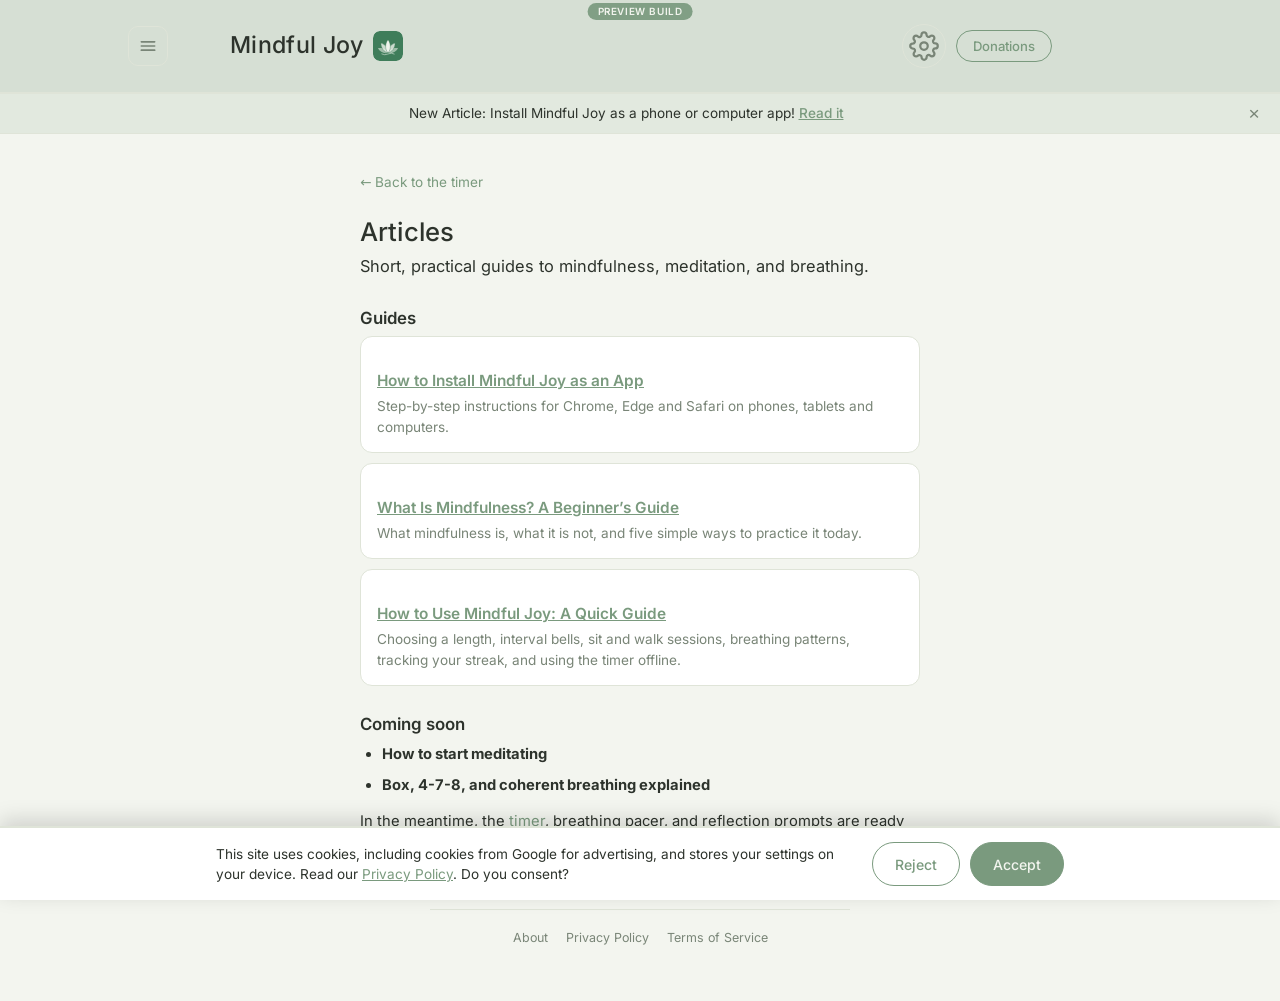
<file: articles.html>
<!DOCTYPE html>
<html lang="en">
<head>
<meta charset="UTF-8">
<meta name="viewport" content="width=device-width, initial-scale=1, viewport-fit=cover">
<title>Articles &mdash; Mindful Joy</title>
<meta name="description" content="Practical guides to mindfulness, meditation and breathing from Mindful Joy, starting with a quick guide to using the timer.">
<meta name="theme-color" content="#f3f5ef">
<link rel="canonical" href="https://mindfuljoy.app/articles.html">
<link rel="icon" type="image/svg+xml" href="assets/favicon.svg">
<link rel="apple-touch-icon" href="assets/icons/apple-touch-icon.png">
<link rel="manifest" href="manifest.webmanifest">
<meta property="og:type" content="website">
<meta property="og:site_name" content="Mindful Joy">
<meta property="og:title" content="Articles &mdash; Mindful Joy">
<meta property="og:description" content="Practical guides to mindfulness, meditation and breathing from Mindful Joy, starting with a quick guide to using the timer.">
<meta property="og:url" content="https://mindfuljoy.app/articles.html">
<meta property="og:image" content="https://mindfuljoy.app/assets/og-image.png">
<meta property="og:image:width" content="1200">
<meta property="og:image:height" content="630">
<meta property="og:image:alt" content="Mindful Joy: a free meditation timer, made for mindfulness.">
<meta name="twitter:card" content="summary_large_image">
<meta name="twitter:image" content="https://mindfuljoy.app/assets/og-image.png">
<link rel="preload" href="assets/fonts/inter-latin-wght-normal.woff2" as="font" type="font/woff2" crossorigin>
<link rel="stylesheet" href="assets/css/styles.css">
<script src="assets/js/themes.js"></script>
<!-- ===== GOOGLE ADSENSE: LOADER (publisher ca-pub-8467685368663778) =====
     Ad units go in the "ADSENSE AD SLOT" comments further down each page. ===== -->
<script async src="https://pagead2.googlesyndication.com/pagead/js/adsbygoogle.js?client=ca-pub-8467685368663778"
     crossorigin="anonymous"></script>
</head>
<body class="info-open">

<div class="topbar">
  <div class="mark"><a href="index.html"><span>Mindful Joy</span><img class="mark-logo" src="assets/icons/icon.svg" alt="" width="30" height="30"></a></div>
  <div class="top-actions">
    <div class="theme-menu" id="themeMenu">
      <button type="button" class="icon-btn" id="themeBtn" aria-label="Color theme" aria-haspopup="true" aria-expanded="false" aria-controls="themePop" title="Color theme"><svg viewBox="0 0 24 24" width="20" height="20" fill="none" stroke="currentColor" stroke-width="1.8" stroke-linecap="round" stroke-linejoin="round" aria-hidden="true"><circle cx="12" cy="12" r="3"/><path d="M19.4 15a1.65 1.65 0 0 0 .33 1.82l.06.06a2 2 0 0 1 0 2.83 2 2 0 0 1-2.83 0l-.06-.06a1.65 1.65 0 0 0-1.82-.33 1.65 1.65 0 0 0-1 1.51V21a2 2 0 0 1-2 2 2 2 0 0 1-2-2v-.09A1.65 1.65 0 0 0 9 19.4a1.65 1.65 0 0 0-1.82.33l-.06.06a2 2 0 0 1-2.83 0 2 2 0 0 1 0-2.83l.06-.06a1.65 1.65 0 0 0 .33-1.82 1.65 1.65 0 0 0-1.51-1H3a2 2 0 0 1-2-2 2 2 0 0 1 2-2h.09A1.65 1.65 0 0 0 4.6 9a1.65 1.65 0 0 0-.33-1.82l-.06-.06a2 2 0 0 1 0-2.83 2 2 0 0 1 2.83 0l.06.06a1.65 1.65 0 0 0 1.82.33H9a1.65 1.65 0 0 0 1-1.51V3a2 2 0 0 1 2-2 2 2 0 0 1 2 2v.09a1.65 1.65 0 0 0 1 1.51 1.65 1.65 0 0 0 1.82-.33l.06-.06a2 2 0 0 1 2.83 0 2 2 0 0 1 0 2.83l-.06.06a1.65 1.65 0 0 0-.33 1.82V9a1.65 1.65 0 0 0 1.51 1H21a2 2 0 0 1 2 2 2 2 0 0 1-2 2h-.09a1.65 1.65 0 0 0-1.51 1z"/></svg></button>
      <div class="theme-pop" id="themePop" hidden>
        <label for="schemeSelect">Color theme</label>
        <select id="schemeSelect"></select>
      </div>
    </div>
    <a class="donate-btn" id="donateBtn" href="https://ko-fi.com/cpiccirilli" target="_blank" rel="noopener">Donations</a>
  </div>
</div>

<div class="info-view" id="infoView">
  <a class="back-link" href="index.html">&larr; Back to the timer</a>

  <article id="view-articles" class="show">
    <h1>Articles</h1>
    <p class="lead">Short, practical guides to mindfulness, meditation, and breathing.</p>

    <h2>Guides</h2>
    <div class="credit">
      <h3><a href="install-app.html">How to Install Mindful Joy as an App</a></h3>
      <p>Step-by-step instructions for Chrome, Edge and Safari on phones, tablets and computers.</p>
    </div>
    <div class="credit">
      <h3><a href="what-is-mindfulness.html">What Is Mindfulness? A Beginner&rsquo;s Guide</a></h3>
      <p>What mindfulness is, what it is not, and five simple ways to practice it today.</p>
    </div>
    <div class="credit">
      <h3><a href="getting-started.html">How to Use Mindful Joy: A Quick Guide</a></h3>
      <p>Choosing a length, interval bells, sit and walk sessions, breathing patterns, tracking your streak, and using the timer offline.</p>
    </div>

    <h2>Coming soon</h2>
    <ul>
      <li><strong>How to start meditating</strong></li>
      <li><strong>Box, 4-7-8, and coherent breathing explained</strong></li>
    </ul>
    <p>In the meantime, the <a href="index.html">timer</a>, breathing pacer, and reflection prompts are ready to use.</p>
  </article>
</div>

<footer>
  <a href="about.html">About</a>
  <a href="privacy.html">Privacy Policy</a>
  <a href="terms.html">Terms of Service</a>
</footer>

<script type="module" src="assets/js/app/data-menu.js"></script>
<script src="assets/js/site.js"></script>
<script src="assets/js/menu.js"></script>
<script src="assets/js/consent.js"></script>
<script src="assets/js/analytics.js"></script>
<script src="assets/js/preview.js"></script>
<script src="assets/js/pwa.js"></script>
</body>
</html>
</file>
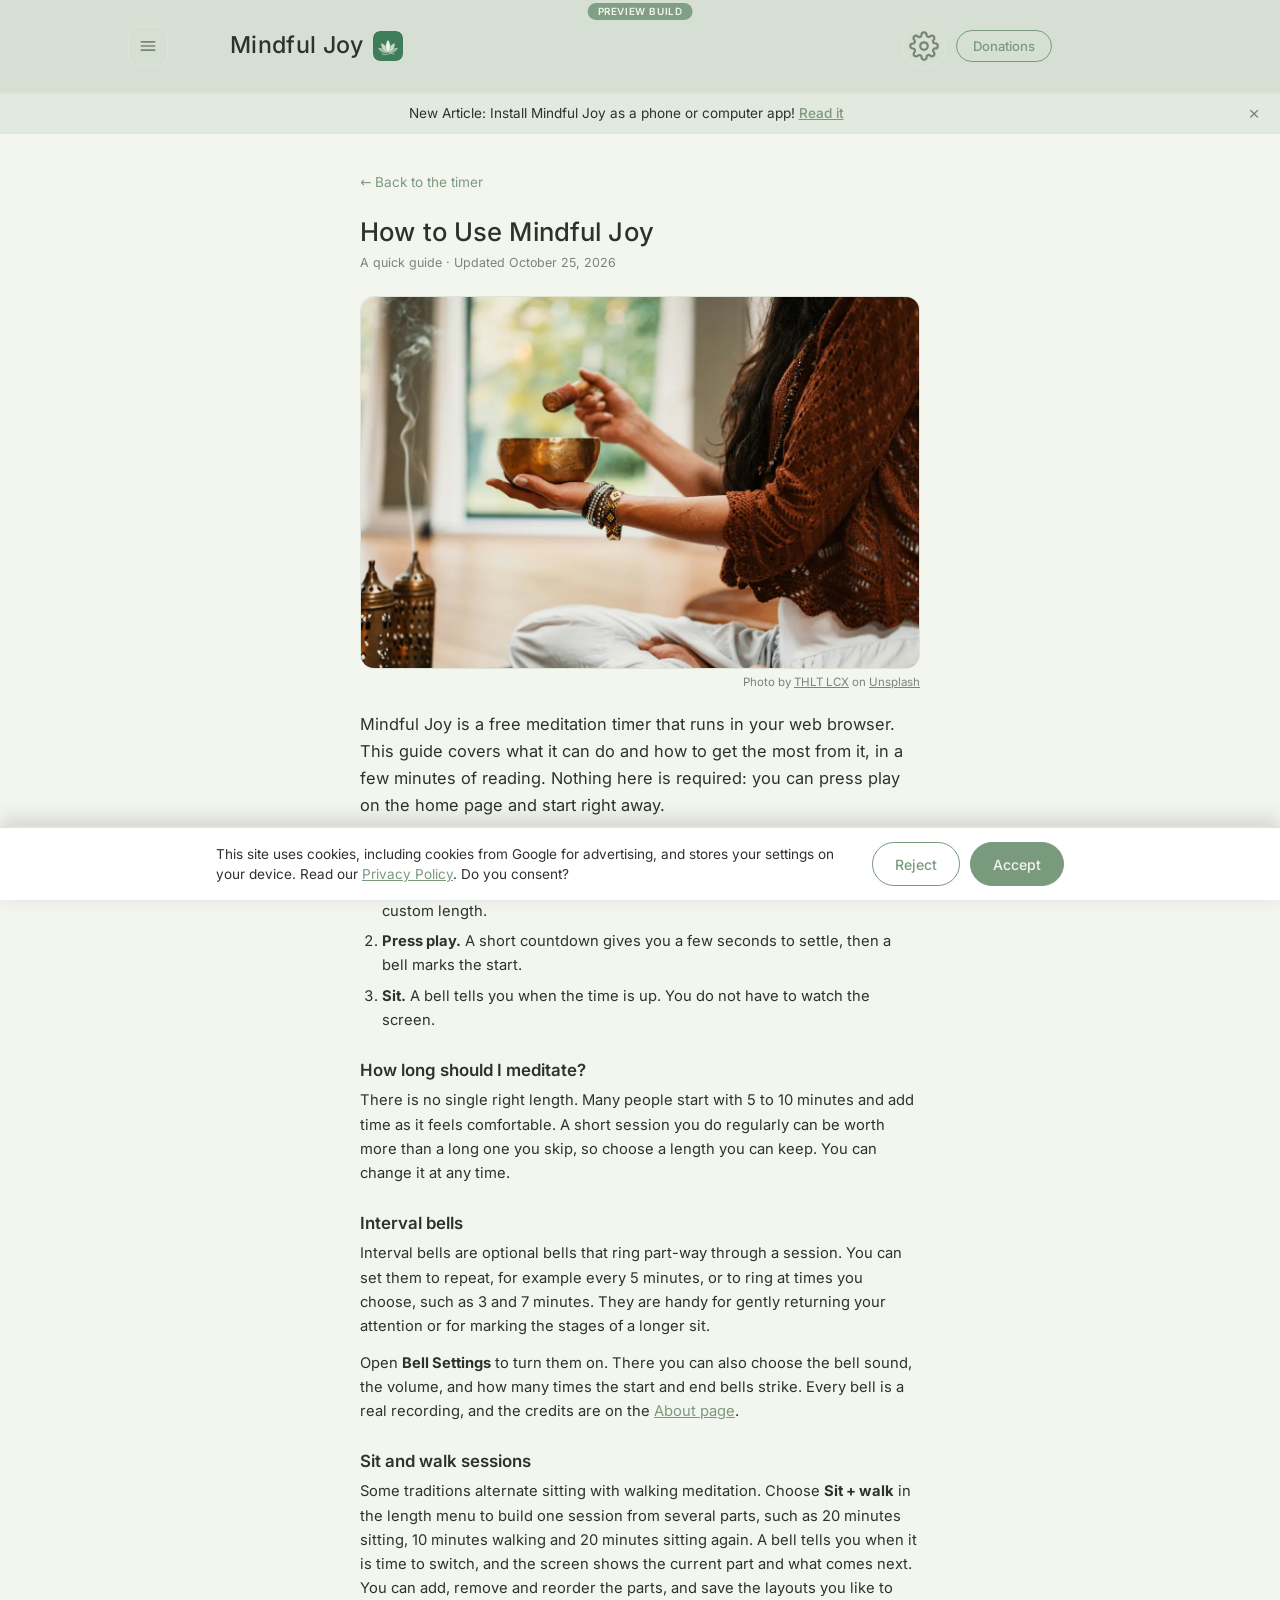
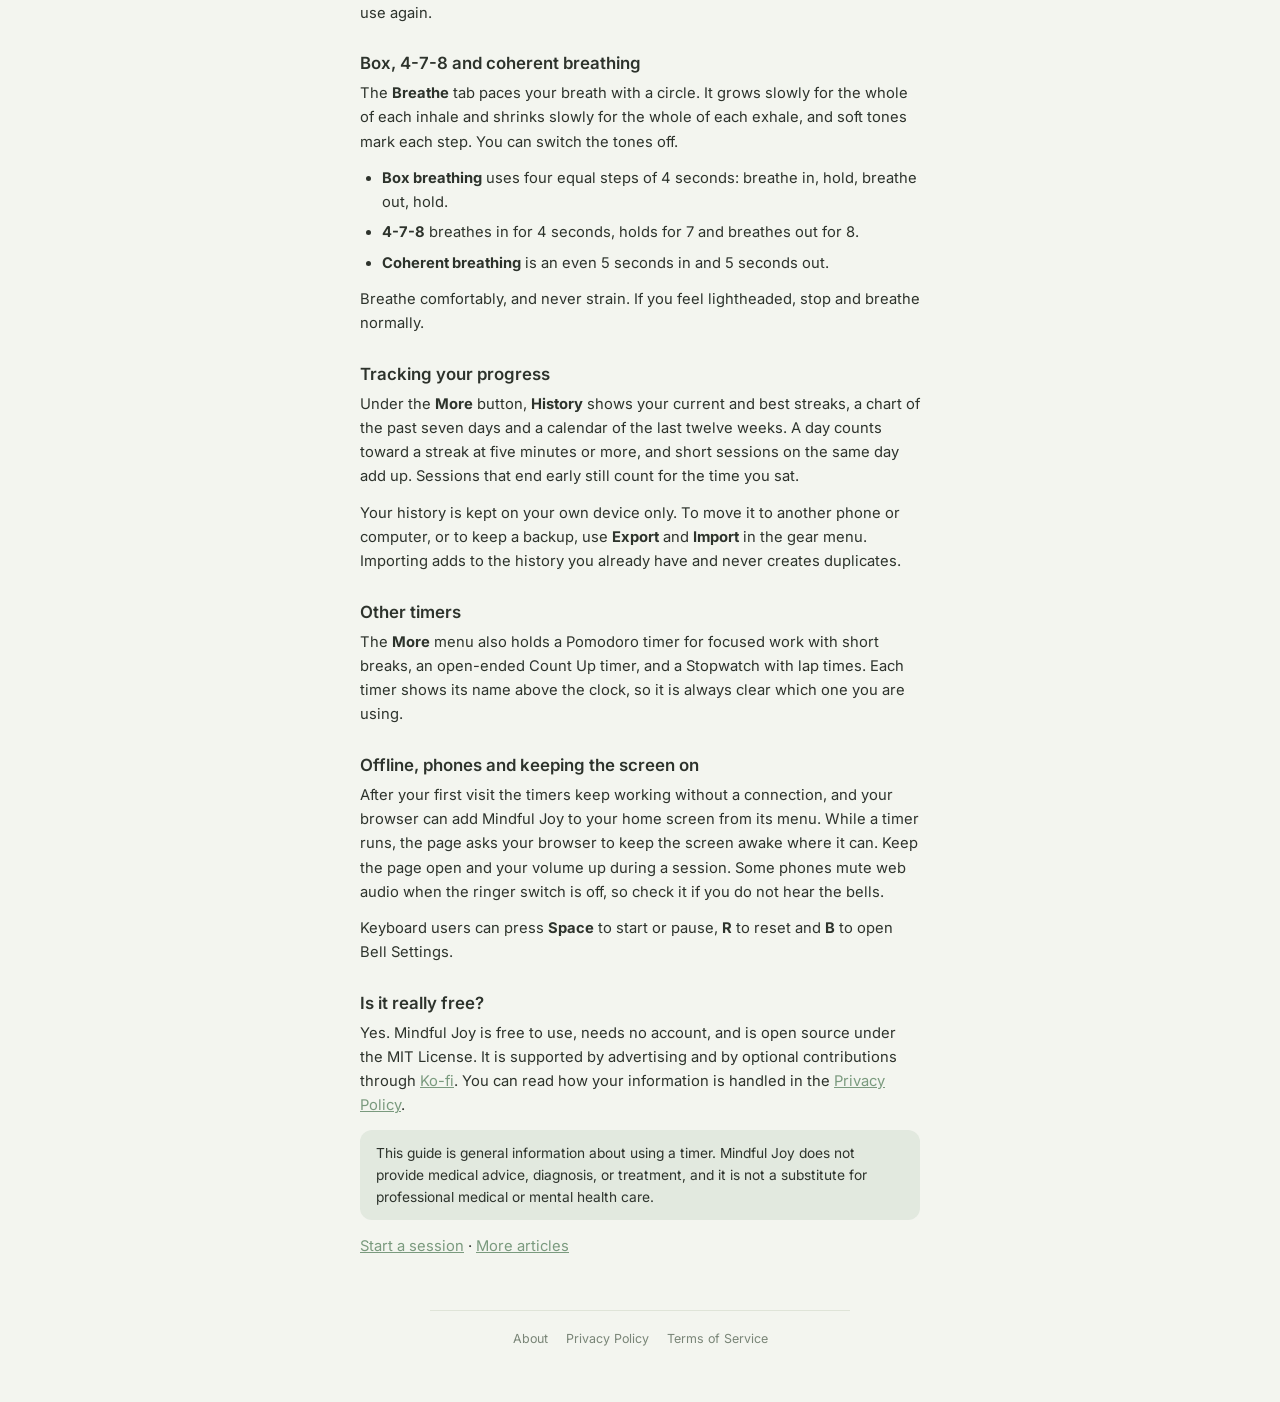
<file: getting-started.html>
<!DOCTYPE html>
<html lang="en">
<head>
<meta charset="UTF-8">
<meta name="viewport" content="width=device-width, initial-scale=1, viewport-fit=cover">
<title>How to Use Mindful Joy: A Quick Guide &mdash; Mindful Joy</title>
<meta name="description" content="A short guide to the free Mindful Joy meditation timer: choosing a length, interval bells, sit and walk sessions, breathing patterns, streaks and offline use.">
<meta name="theme-color" content="#f3f5ef">
<link rel="canonical" href="https://mindfuljoy.app/getting-started.html">
<link rel="icon" type="image/svg+xml" href="assets/favicon.svg">
<link rel="apple-touch-icon" href="assets/icons/apple-touch-icon.png">
<link rel="manifest" href="manifest.webmanifest">
<meta property="og:type" content="article">
<meta property="og:site_name" content="Mindful Joy">
<meta property="og:title" content="How to Use Mindful Joy: A Quick Guide &mdash; Mindful Joy">
<meta property="og:description" content="A short guide to the free Mindful Joy meditation timer: choosing a length, interval bells, sit and walk sessions, breathing patterns, streaks and offline use.">
<meta property="og:url" content="https://mindfuljoy.app/getting-started.html">
<meta property="og:image" content="https://mindfuljoy.app/assets/og-image.png">
<meta property="og:image:width" content="1200">
<meta property="og:image:height" content="630">
<meta property="og:image:alt" content="Mindful Joy: a free meditation timer, made for mindfulness.">
<meta name="twitter:card" content="summary_large_image">
<meta name="twitter:image" content="https://mindfuljoy.app/assets/og-image.png">
<script type="application/ld+json">
{
  "@context": "https://schema.org",
  "@type": "Article",
  "headline": "How to Use Mindful Joy: A Quick Guide",
  "description": "A short guide to the free Mindful Joy meditation timer: choosing a length, interval bells, sit and walk sessions, breathing patterns, streaks and offline use.",
  "inLanguage": "en",
  "datePublished": "2026-10-25",
  "dateModified": "2026-10-25",
  "mainEntityOfPage": "https://mindfuljoy.app/getting-started.html",
  "image": "https://mindfuljoy.app/assets/og-image.png",
  "publisher": {
    "@type": "Organization",
    "name": "Mindful Joy",
    "url": "https://mindfuljoy.app/"
  }
}
</script>
<link rel="preload" href="assets/fonts/inter-latin-wght-normal.woff2" as="font" type="font/woff2" crossorigin>
<link rel="stylesheet" href="assets/css/styles.css">
<script src="assets/js/themes.js"></script>
<!-- ===== GOOGLE ADSENSE: LOADER (publisher ca-pub-8467685368663778) =====
     Ad units go in the "ADSENSE AD SLOT" comments further down each page. ===== -->
<script async src="https://pagead2.googlesyndication.com/pagead/js/adsbygoogle.js?client=ca-pub-8467685368663778"
     crossorigin="anonymous"></script>
</head>
<body class="info-open">

<div class="topbar">
  <div class="mark"><a href="index.html"><span>Mindful Joy</span><img class="mark-logo" src="assets/icons/icon.svg" alt="" width="30" height="30"></a></div>
  <div class="top-actions">
    <div class="theme-menu" id="themeMenu">
      <button type="button" class="icon-btn" id="themeBtn" aria-label="Color theme" aria-haspopup="true" aria-expanded="false" aria-controls="themePop" title="Color theme"><svg viewBox="0 0 24 24" width="20" height="20" fill="none" stroke="currentColor" stroke-width="1.8" stroke-linecap="round" stroke-linejoin="round" aria-hidden="true"><circle cx="12" cy="12" r="3"/><path d="M19.4 15a1.65 1.65 0 0 0 .33 1.82l.06.06a2 2 0 0 1 0 2.83 2 2 0 0 1-2.83 0l-.06-.06a1.65 1.65 0 0 0-1.82-.33 1.65 1.65 0 0 0-1 1.51V21a2 2 0 0 1-2 2 2 2 0 0 1-2-2v-.09A1.65 1.65 0 0 0 9 19.4a1.65 1.65 0 0 0-1.82.33l-.06.06a2 2 0 0 1-2.83 0 2 2 0 0 1 0-2.83l.06-.06a1.65 1.65 0 0 0 .33-1.82 1.65 1.65 0 0 0-1.51-1H3a2 2 0 0 1-2-2 2 2 0 0 1 2-2h.09A1.65 1.65 0 0 0 4.6 9a1.65 1.65 0 0 0-.33-1.82l-.06-.06a2 2 0 0 1 0-2.83 2 2 0 0 1 2.83 0l.06.06a1.65 1.65 0 0 0 1.82.33H9a1.65 1.65 0 0 0 1-1.51V3a2 2 0 0 1 2-2 2 2 0 0 1 2 2v.09a1.65 1.65 0 0 0 1 1.51 1.65 1.65 0 0 0 1.82-.33l.06-.06a2 2 0 0 1 2.83 0 2 2 0 0 1 0 2.83l-.06.06a1.65 1.65 0 0 0-.33 1.82V9a1.65 1.65 0 0 0 1.51 1H21a2 2 0 0 1 2 2 2 2 0 0 1-2 2h-.09a1.65 1.65 0 0 0-1.51 1z"/></svg></button>
      <div class="theme-pop" id="themePop" hidden>
        <label for="schemeSelect">Color theme</label>
        <select id="schemeSelect"></select>
      </div>
    </div>
    <a class="donate-btn" id="donateBtn" href="https://ko-fi.com/cpiccirilli" target="_blank" rel="noopener">Donations</a>
  </div>
</div>

<div class="info-view" id="infoView">
  <a class="back-link" href="index.html">&larr; Back to the timer</a>

  <article id="view-guide" class="show">
    <h1>How to Use Mindful Joy</h1>
    <p class="updated">A quick guide &middot; Updated October 25, 2026</p>
    <figure class="hero-photo">
      <picture>
        <source srcset="assets/img/singing-bowl.webp" type="image/webp">
        <img src="assets/img/singing-bowl.jpg" width="1200" height="798" fetchpriority="high"
             alt="A person holding a brass singing bowl in one hand and a wooden striker in the other, with a thread of incense smoke rising beside them.">
      </picture>
      <figcaption>Photo by <a href="https://unsplash.com/@thlt_lcx" target="_blank" rel="noopener">THLT LCX</a> on <a href="https://unsplash.com/photos/person-holding-singing-bowl-with-incense-VsI_74zRzAo" target="_blank" rel="noopener">Unsplash</a></figcaption>
    </figure>
    <p class="lead">Mindful Joy is a free meditation timer that runs in your web browser. This guide covers what it can do and how to get the most from it, in a few minutes of reading. Nothing here is required: you can press play on the home page and start right away.</p>

    <h2>Quick start</h2>
    <ol>
      <li><strong>Choose a length.</strong> Pick 5 to 60 minutes from the length menu, or choose a custom length.</li>
      <li><strong>Press play.</strong> A short countdown gives you a few seconds to settle, then a bell marks the start.</li>
      <li><strong>Sit.</strong> A bell tells you when the time is up. You do not have to watch the screen.</li>
    </ol>

    <h2>How long should I meditate?</h2>
    <p>There is no single right length. Many people start with 5 to 10 minutes and add time as it feels comfortable. A short session you do regularly can be worth more than a long one you skip, so choose a length you can keep. You can change it at any time.</p>

    <h2>Interval bells</h2>
    <p>Interval bells are optional bells that ring part-way through a session. You can set them to repeat, for example every 5 minutes, or to ring at times you choose, such as 3 and 7 minutes. They are handy for gently returning your attention or for marking the stages of a longer sit.</p>
    <p>Open <strong>Bell Settings</strong> to turn them on. There you can also choose the bell sound, the volume, and how many times the start and end bells strike. Every bell is a real recording, and the credits are on the <a href="about.html">About page</a>.</p>

    <h2>Sit and walk sessions</h2>
    <p>Some traditions alternate sitting with walking meditation. Choose <strong>Sit + walk</strong> in the length menu to build one session from several parts, such as 20 minutes sitting, 10 minutes walking and 20 minutes sitting again. A bell tells you when it is time to switch, and the screen shows the current part and what comes next. You can add, remove and reorder the parts, and save the layouts you like to use again.</p>

    <h2>Box, 4-7-8 and coherent breathing</h2>
    <p>The <strong>Breathe</strong> tab paces your breath with a circle. It grows slowly for the whole of each inhale and shrinks slowly for the whole of each exhale, and soft tones mark each step. You can switch the tones off.</p>
    <ul>
      <li><strong>Box breathing</strong> uses four equal steps of 4 seconds: breathe in, hold, breathe out, hold.</li>
      <li><strong>4-7-8</strong> breathes in for 4 seconds, holds for 7 and breathes out for 8.</li>
      <li><strong>Coherent breathing</strong> is an even 5 seconds in and 5 seconds out.</li>
    </ul>
    <p>Breathe comfortably, and never strain. If you feel lightheaded, stop and breathe normally.</p>

    <h2>Tracking your progress</h2>
    <p>Under the <strong>More</strong> button, <strong>History</strong> shows your current and best streaks, a chart of the past seven days and a calendar of the last twelve weeks. A day counts toward a streak at five minutes or more, and short sessions on the same day add up. Sessions that end early still count for the time you sat.</p>
    <p>Your history is kept on your own device only. To move it to another phone or computer, or to keep a backup, use <strong>Export</strong> and <strong>Import</strong> in the gear menu. Importing adds to the history you already have and never creates duplicates.</p>

    <h2>Other timers</h2>
    <p>The <strong>More</strong> menu also holds a Pomodoro timer for focused work with short breaks, an open-ended Count Up timer, and a Stopwatch with lap times. Each timer shows its name above the clock, so it is always clear which one you are using.</p>

    <h2>Offline, phones and keeping the screen on</h2>
    <p>After your first visit the timers keep working without a connection, and your browser can add Mindful Joy to your home screen from its menu. While a timer runs, the page asks your browser to keep the screen awake where it can. Keep the page open and your volume up during a session. Some phones mute web audio when the ringer switch is off, so check it if you do not hear the bells.</p>
    <p>Keyboard users can press <strong>Space</strong> to start or pause, <strong>R</strong> to reset and <strong>B</strong> to open Bell Settings.</p>

    <h2>Is it really free?</h2>
    <p>Yes. Mindful Joy is free to use, needs no account, and is open source under the MIT License. It is supported by advertising and by optional contributions through <a href="https://ko-fi.com/cpiccirilli" target="_blank" rel="noopener">Ko-fi</a>. You can read how your information is handled in the <a href="privacy.html">Privacy Policy</a>.</p>

    <div class="note-box">This guide is general information about using a timer. Mindful Joy does not provide medical advice, diagnosis, or treatment, and it is not a substitute for professional medical or mental health care.</div>
    <p><a href="index.html">Start a session</a> &middot; <a href="articles.html">More articles</a></p>
    <!-- ===== ADSENSE AD SLOT (info pages): place an ad unit here, at the end of the article, after AdSense approval. Keep it clearly separated from the content above. ===== -->
  </article>
</div>

<footer>
  <a href="about.html">About</a>
  <a href="privacy.html">Privacy Policy</a>
  <a href="terms.html">Terms of Service</a>
</footer>

<script type="module" src="assets/js/app/data-menu.js"></script>
<script src="assets/js/site.js"></script>
<script src="assets/js/menu.js"></script>
<script src="assets/js/consent.js"></script>
<script src="assets/js/analytics.js"></script>
<script src="assets/js/preview.js"></script>
<script src="assets/js/pwa.js"></script>
</body>
</html>
</file>
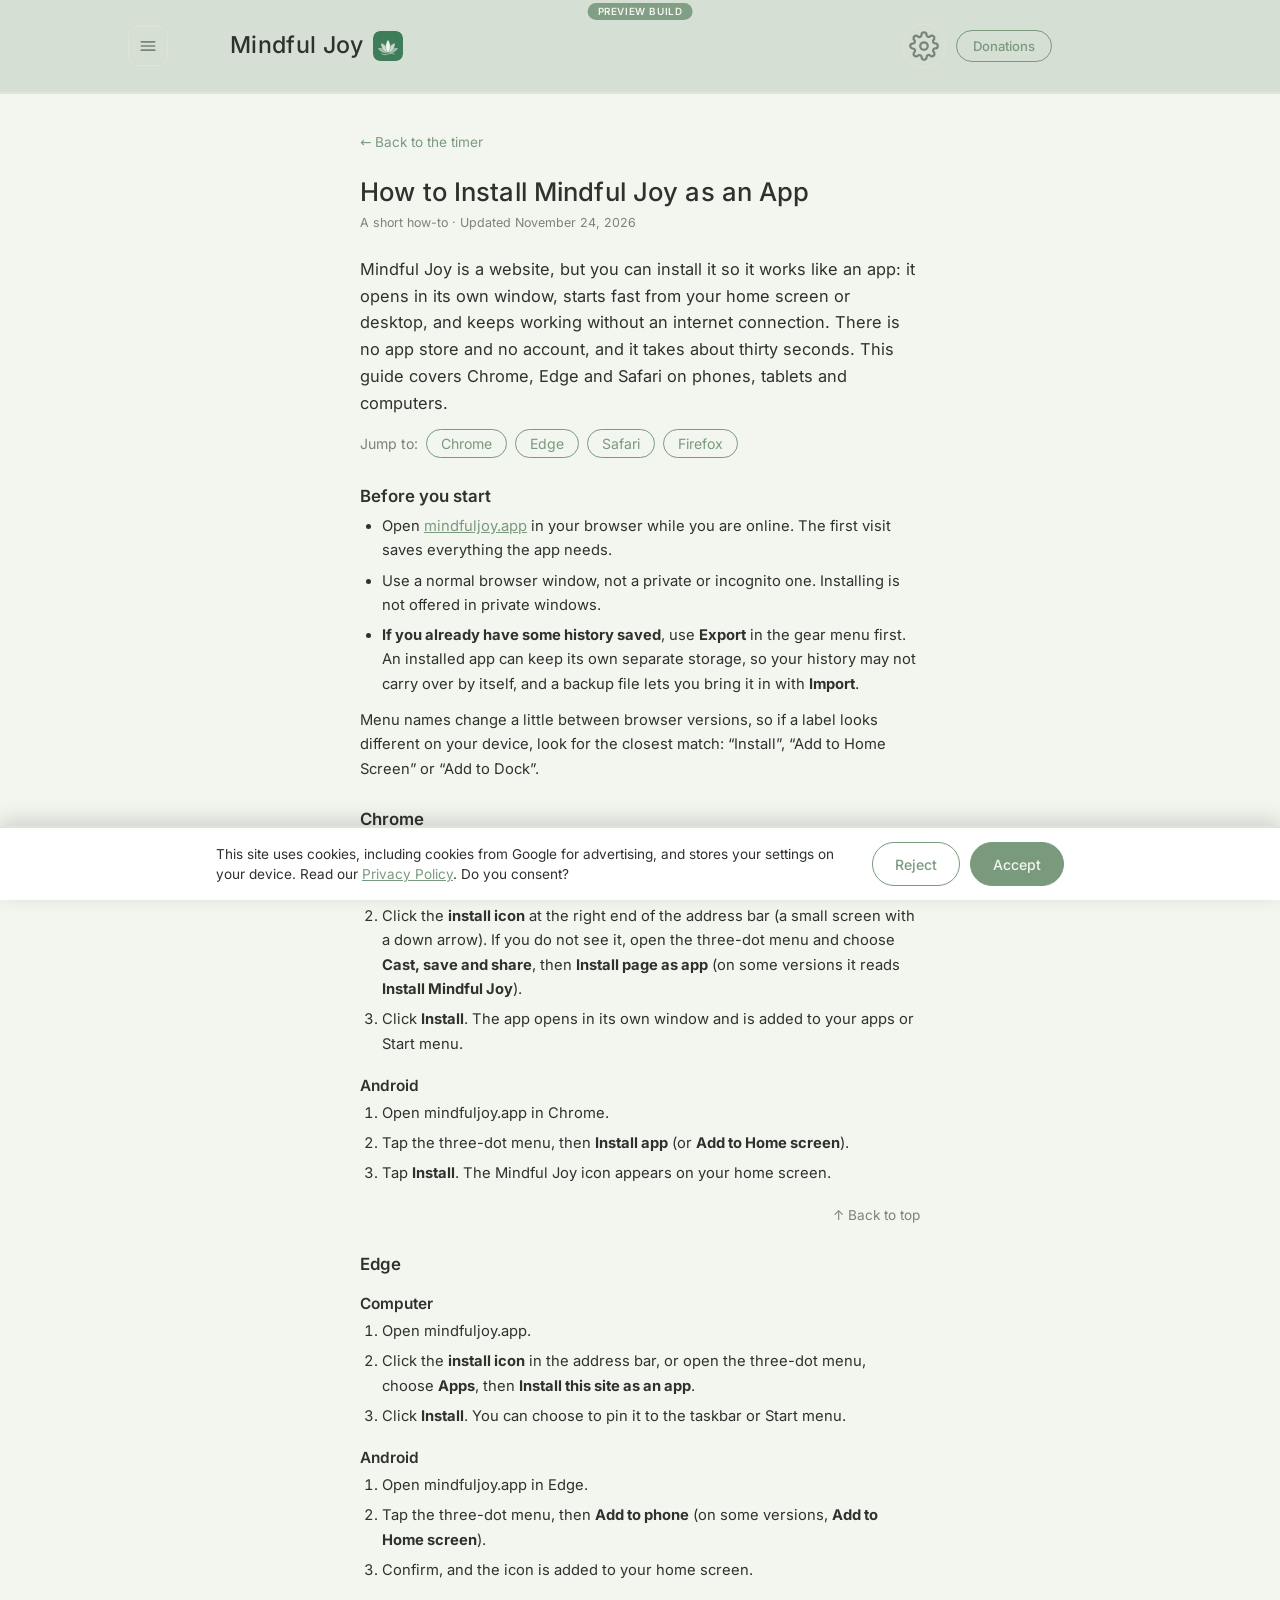
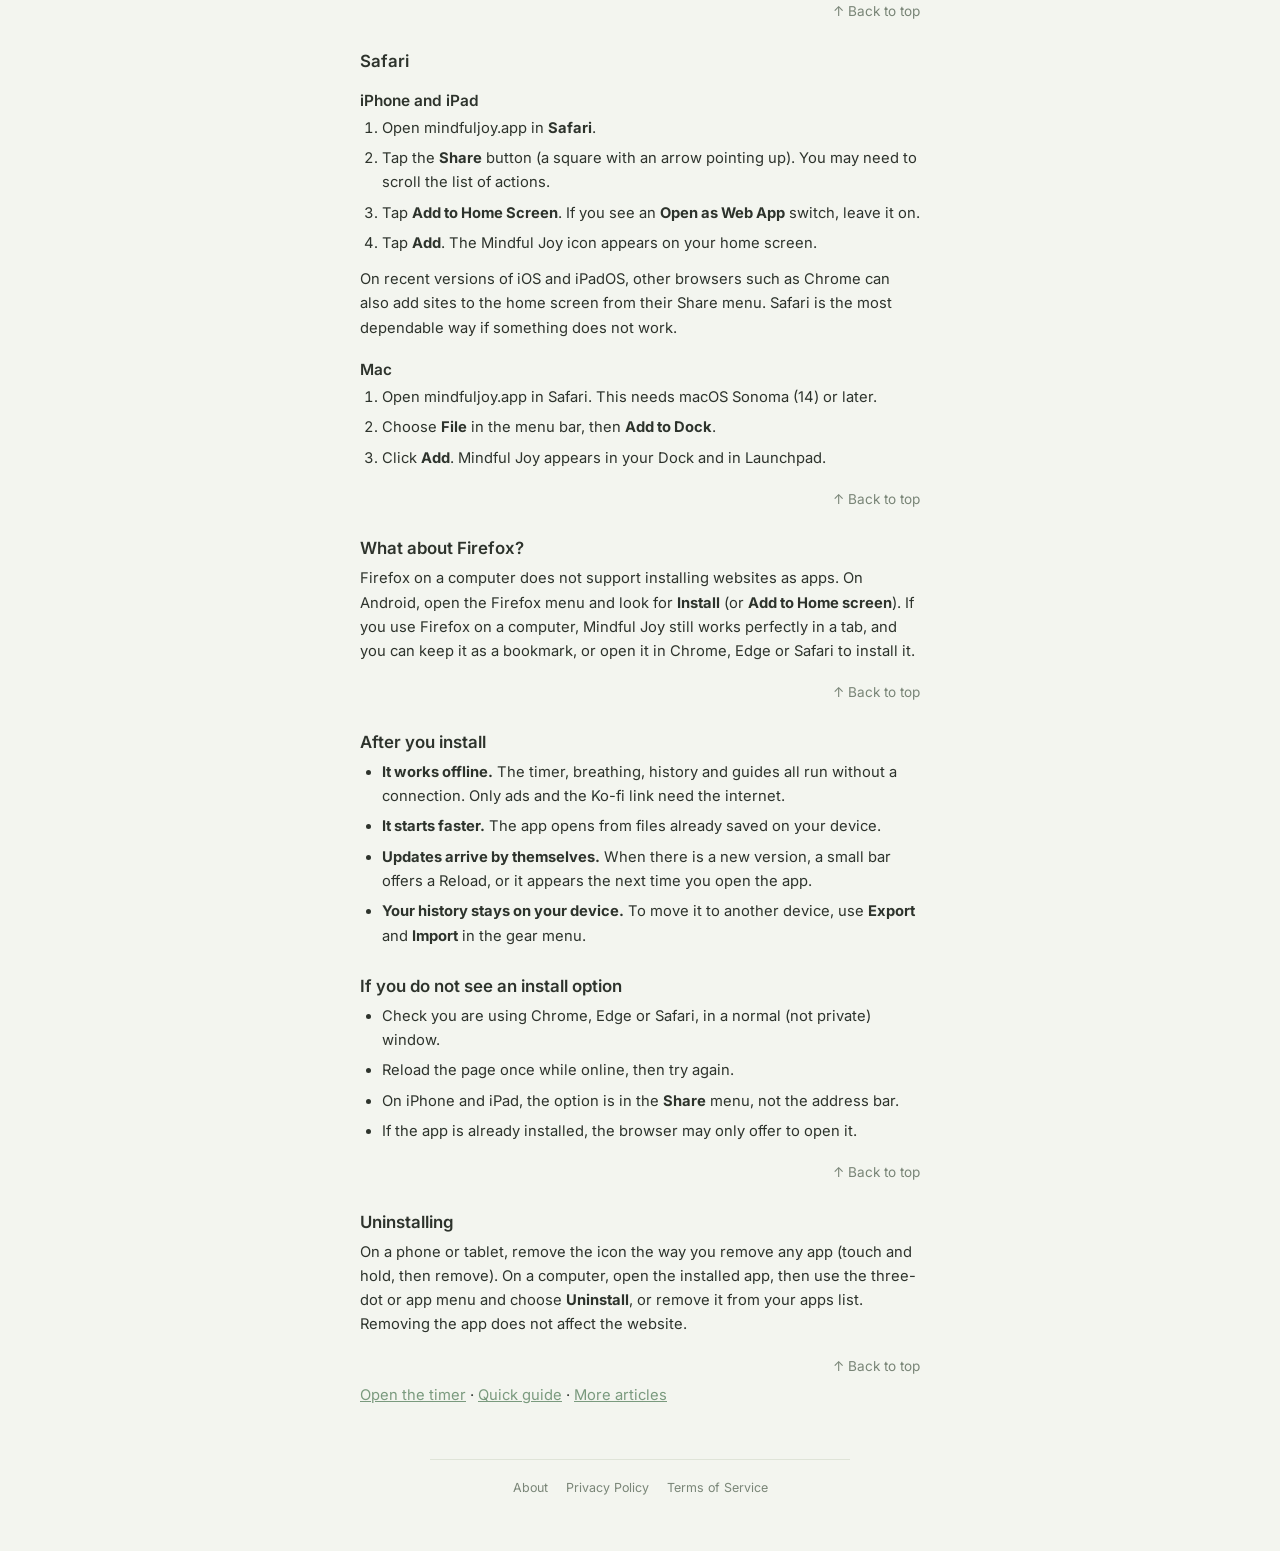
<file: install-app.html>
<!DOCTYPE html>
<html lang="en">
<head>
<meta charset="UTF-8">
<meta name="viewport" content="width=device-width, initial-scale=1, viewport-fit=cover">
<title>How to Install Mindful Joy as an App &mdash; Mindful Joy</title>
<meta name="description" content="Step-by-step instructions for installing Mindful Joy on your phone, tablet or computer in Chrome, Edge and Safari, so it starts fast and works offline.">
<meta name="theme-color" content="#f3f5ef">
<link rel="canonical" href="https://mindfuljoy.app/install-app.html">
<link rel="icon" type="image/svg+xml" href="assets/favicon.svg">
<link rel="apple-touch-icon" href="assets/icons/apple-touch-icon.png">
<link rel="manifest" href="manifest.webmanifest">
<meta property="og:type" content="article">
<meta property="og:site_name" content="Mindful Joy">
<meta property="og:title" content="How to Install Mindful Joy as an App &mdash; Mindful Joy">
<meta property="og:description" content="Step-by-step instructions for installing Mindful Joy on your phone, tablet or computer in Chrome, Edge and Safari, so it starts fast and works offline.">
<meta property="og:url" content="https://mindfuljoy.app/install-app.html">
<meta property="og:image" content="https://mindfuljoy.app/assets/og-image.png">
<meta property="og:image:width" content="1200">
<meta property="og:image:height" content="630">
<meta property="og:image:alt" content="Mindful Joy: a free meditation timer, made for mindfulness.">
<meta name="twitter:card" content="summary_large_image">
<meta name="twitter:image" content="https://mindfuljoy.app/assets/og-image.png">
<script type="application/ld+json">
{
  "@context": "https://schema.org",
  "@type": "Article",
  "headline": "How to Install Mindful Joy as an App",
  "description": "Step-by-step instructions for installing Mindful Joy on your phone, tablet or computer in Chrome, Edge and Safari, so it starts fast and works offline.",
  "inLanguage": "en",
  "datePublished": "2026-11-24",
  "dateModified": "2026-11-24",
  "mainEntityOfPage": "https://mindfuljoy.app/install-app.html",
  "image": "https://mindfuljoy.app/assets/og-image.png",
  "publisher": {
    "@type": "Organization",
    "name": "Mindful Joy",
    "url": "https://mindfuljoy.app/"
  }
}
</script>
<link rel="preload" href="assets/fonts/inter-latin-wght-normal.woff2" as="font" type="font/woff2" crossorigin>
<link rel="stylesheet" href="assets/css/styles.css">
<script src="assets/js/themes.js"></script>
<!-- ===== GOOGLE ADSENSE: LOADER (publisher ca-pub-8467685368663778) =====
     Ad units go in the "ADSENSE AD SLOT" comments further down each page. ===== -->
<script async src="https://pagead2.googlesyndication.com/pagead/js/adsbygoogle.js?client=ca-pub-8467685368663778"
     crossorigin="anonymous"></script>
</head>
<body class="info-open">

<div class="topbar">
  <div class="mark"><a href="index.html"><span>Mindful Joy</span><img class="mark-logo" src="assets/icons/icon.svg" alt="" width="30" height="30"></a></div>
  <div class="top-actions">
    <div class="theme-menu" id="themeMenu">
      <button type="button" class="icon-btn" id="themeBtn" aria-label="Color theme" aria-haspopup="true" aria-expanded="false" aria-controls="themePop" title="Color theme"><svg viewBox="0 0 24 24" width="20" height="20" fill="none" stroke="currentColor" stroke-width="1.8" stroke-linecap="round" stroke-linejoin="round" aria-hidden="true"><circle cx="12" cy="12" r="3"/><path d="M19.4 15a1.65 1.65 0 0 0 .33 1.82l.06.06a2 2 0 0 1 0 2.83 2 2 0 0 1-2.83 0l-.06-.06a1.65 1.65 0 0 0-1.82-.33 1.65 1.65 0 0 0-1 1.51V21a2 2 0 0 1-2 2 2 2 0 0 1-2-2v-.09A1.65 1.65 0 0 0 9 19.4a1.65 1.65 0 0 0-1.82.33l-.06.06a2 2 0 0 1-2.83 0 2 2 0 0 1 0-2.83l.06-.06a1.65 1.65 0 0 0 .33-1.82 1.65 1.65 0 0 0-1.51-1H3a2 2 0 0 1-2-2 2 2 0 0 1 2-2h.09A1.65 1.65 0 0 0 4.6 9a1.65 1.65 0 0 0-.33-1.82l-.06-.06a2 2 0 0 1 0-2.83 2 2 0 0 1 2.83 0l.06.06a1.65 1.65 0 0 0 1.82.33H9a1.65 1.65 0 0 0 1-1.51V3a2 2 0 0 1 2-2 2 2 0 0 1 2 2v.09a1.65 1.65 0 0 0 1 1.51 1.65 1.65 0 0 0 1.82-.33l.06-.06a2 2 0 0 1 2.83 0 2 2 0 0 1 0 2.83l-.06.06a1.65 1.65 0 0 0-.33 1.82V9a1.65 1.65 0 0 0 1.51 1H21a2 2 0 0 1 2 2 2 2 0 0 1-2 2h-.09a1.65 1.65 0 0 0-1.51 1z"/></svg></button>
      <div class="theme-pop" id="themePop" hidden>
        <label for="schemeSelect">Color theme</label>
        <select id="schemeSelect"></select>
      </div>
    </div>
    <a class="donate-btn" id="donateBtn" href="https://ko-fi.com/cpiccirilli" target="_blank" rel="noopener">Donations</a>
  </div>
</div>

<div class="info-view" id="infoView">
  <a class="back-link" href="index.html">&larr; Back to the timer</a>

  <article id="view-guide" class="show">
    <h1>How to Install Mindful Joy as an App</h1>
    <p class="updated">A short how-to &middot; Updated November 24, 2026</p>
    <p class="lead">Mindful Joy is a website, but you can install it so it works like an app: it opens in its own window, starts fast from your home screen or desktop, and keeps working without an internet connection. There is no app store and no account, and it takes about thirty seconds. This guide covers Chrome, Edge and Safari on phones, tablets and computers.</p>

    <nav class="jump" aria-label="Jump to your browser">
      <span>Jump to:</span>
      <a href="#chrome">Chrome</a>
      <a href="#edge">Edge</a>
      <a href="#safari">Safari</a>
      <a href="#firefox">Firefox</a>
    </nav>

    <h2>Before you start</h2>
    <ul>
      <li>Open <a href="index.html">mindfuljoy.app</a> in your browser while you are online. The first visit saves everything the app needs.</li>
      <li>Use a normal browser window, not a private or incognito one. Installing is not offered in private windows.</li>
      <li><strong>If you already have some history saved</strong>, use <strong>Export</strong> in the gear menu first. An installed app can keep its own separate storage, so your history may not carry over by itself, and a backup file lets you bring it in with <strong>Import</strong>.</li>
    </ul>
    <p>Menu names change a little between browser versions, so if a label looks different on your device, look for the closest match: &ldquo;Install&rdquo;, &ldquo;Add to Home Screen&rdquo; or &ldquo;Add to Dock&rdquo;.</p>

    <h2 id="chrome">Chrome</h2>
    <h3>Computer (Windows, Mac, Linux, ChromeOS)</h3>
    <ol>
      <li>Open mindfuljoy.app.</li>
      <li>Click the <strong>install icon</strong> at the right end of the address bar (a small screen with a down arrow). If you do not see it, open the three-dot menu and choose <strong>Cast, save and share</strong>, then <strong>Install page as app</strong> (on some versions it reads <strong>Install Mindful Joy</strong>).</li>
      <li>Click <strong>Install</strong>. The app opens in its own window and is added to your apps or Start menu.</li>
    </ol>
    <h3>Android</h3>
    <ol>
      <li>Open mindfuljoy.app in Chrome.</li>
      <li>Tap the three-dot menu, then <strong>Install app</strong> (or <strong>Add to Home screen</strong>).</li>
      <li>Tap <strong>Install</strong>. The Mindful Joy icon appears on your home screen.</li>
    </ol>

    <p class="top-link"><a href="#">&uarr; Back to top</a></p>

    <h2 id="edge">Edge</h2>
    <h3>Computer</h3>
    <ol>
      <li>Open mindfuljoy.app.</li>
      <li>Click the <strong>install icon</strong> in the address bar, or open the three-dot menu, choose <strong>Apps</strong>, then <strong>Install this site as an app</strong>.</li>
      <li>Click <strong>Install</strong>. You can choose to pin it to the taskbar or Start menu.</li>
    </ol>
    <h3>Android</h3>
    <ol>
      <li>Open mindfuljoy.app in Edge.</li>
      <li>Tap the three-dot menu, then <strong>Add to phone</strong> (on some versions, <strong>Add to Home screen</strong>).</li>
      <li>Confirm, and the icon is added to your home screen.</li>
    </ol>

    <p class="top-link"><a href="#">&uarr; Back to top</a></p>

    <h2 id="safari">Safari</h2>
    <h3>iPhone and iPad</h3>
    <ol>
      <li>Open mindfuljoy.app in <strong>Safari</strong>.</li>
      <li>Tap the <strong>Share</strong> button (a square with an arrow pointing up). You may need to scroll the list of actions.</li>
      <li>Tap <strong>Add to Home Screen</strong>. If you see an <strong>Open as Web App</strong> switch, leave it on.</li>
      <li>Tap <strong>Add</strong>. The Mindful Joy icon appears on your home screen.</li>
    </ol>
    <p>On recent versions of iOS and iPadOS, other browsers such as Chrome can also add sites to the home screen from their Share menu. Safari is the most dependable way if something does not work.</p>
    <h3>Mac</h3>
    <ol>
      <li>Open mindfuljoy.app in Safari. This needs macOS Sonoma (14) or later.</li>
      <li>Choose <strong>File</strong> in the menu bar, then <strong>Add to Dock</strong>.</li>
      <li>Click <strong>Add</strong>. Mindful Joy appears in your Dock and in Launchpad.</li>
    </ol>

    <p class="top-link"><a href="#">&uarr; Back to top</a></p>

    <h2 id="firefox">What about Firefox?</h2>
    <p>Firefox on a computer does not support installing websites as apps. On Android, open the Firefox menu and look for <strong>Install</strong> (or <strong>Add to Home screen</strong>). If you use Firefox on a computer, Mindful Joy still works perfectly in a tab, and you can keep it as a bookmark, or open it in Chrome, Edge or Safari to install it.</p>

    <p class="top-link"><a href="#">&uarr; Back to top</a></p>

    <h2>After you install</h2>
    <ul>
      <li><strong>It works offline.</strong> The timer, breathing, history and guides all run without a connection. Only ads and the Ko-fi link need the internet.</li>
      <li><strong>It starts faster.</strong> The app opens from files already saved on your device.</li>
      <li><strong>Updates arrive by themselves.</strong> When there is a new version, a small bar offers a Reload, or it appears the next time you open the app.</li>
      <li><strong>Your history stays on your device.</strong> To move it to another device, use <strong>Export</strong> and <strong>Import</strong> in the gear menu.</li>
    </ul>

    <h2>If you do not see an install option</h2>
    <ul>
      <li>Check you are using Chrome, Edge or Safari, in a normal (not private) window.</li>
      <li>Reload the page once while online, then try again.</li>
      <li>On iPhone and iPad, the option is in the <strong>Share</strong> menu, not the address bar.</li>
      <li>If the app is already installed, the browser may only offer to open it.</li>
    </ul>

    <p class="top-link"><a href="#">&uarr; Back to top</a></p>

    <h2>Uninstalling</h2>
    <p>On a phone or tablet, remove the icon the way you remove any app (touch and hold, then remove). On a computer, open the installed app, then use the three-dot or app menu and choose <strong>Uninstall</strong>, or remove it from your apps list. Removing the app does not affect the website.</p>

    <p class="top-link"><a href="#">&uarr; Back to top</a></p>

    <p><a href="index.html">Open the timer</a> &middot; <a href="getting-started.html">Quick guide</a> &middot; <a href="articles.html">More articles</a></p>
    <!-- ===== ADSENSE AD SLOT (info pages): place an ad unit here, at the end of the article, after AdSense approval. Keep it clearly separated from the content above. ===== -->
  </article>
</div>

<footer>
  <a href="about.html">About</a>
  <a href="privacy.html">Privacy Policy</a>
  <a href="terms.html">Terms of Service</a>
</footer>

<script type="module" src="assets/js/app/data-menu.js"></script>
<script src="assets/js/site.js"></script>
<script src="assets/js/menu.js"></script>
<script src="assets/js/consent.js"></script>
<script src="assets/js/analytics.js"></script>
<script src="assets/js/preview.js"></script>
<script src="assets/js/pwa.js"></script>
</body>
</html>
</file>
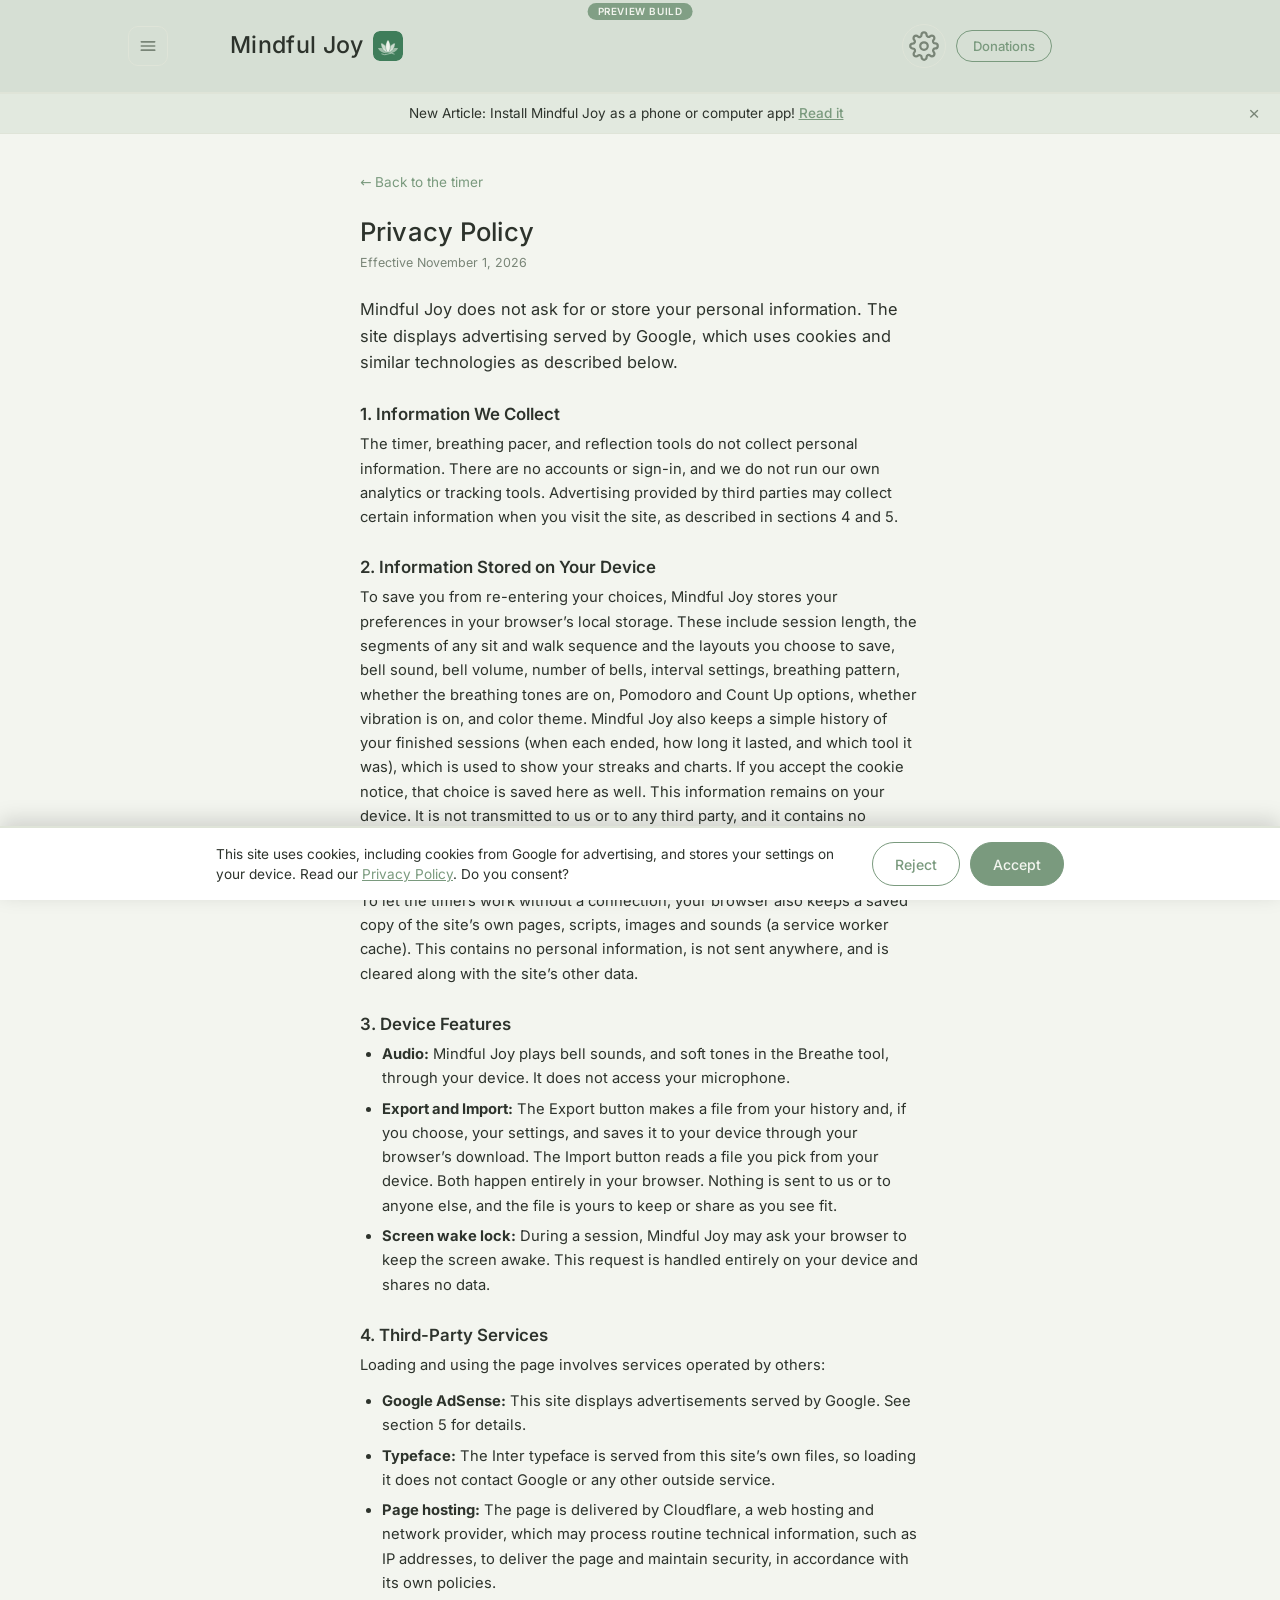
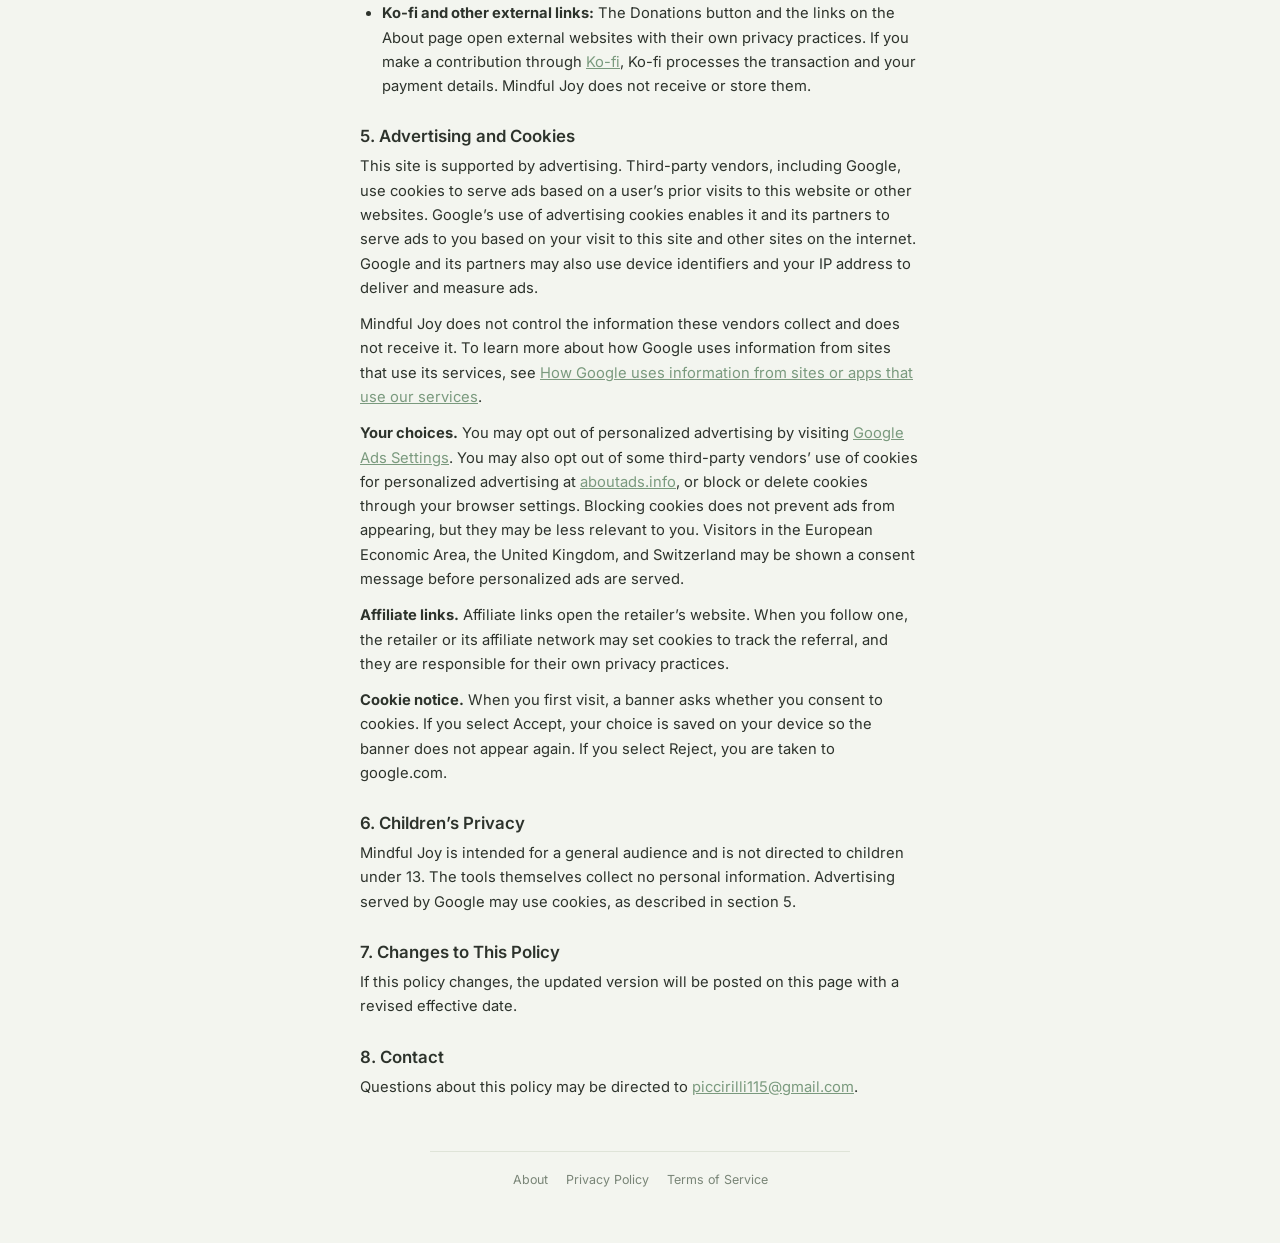
<file: privacy.html>
<!DOCTYPE html>
<html lang="en">
<head>
<meta charset="UTF-8">
<meta name="viewport" content="width=device-width, initial-scale=1, viewport-fit=cover">
<title>Privacy Policy &mdash; Mindful Joy</title>
<meta name="description" content="How Mindful Joy handles your information: what stays on your device, how advertising cookies work, and the choices you have.">
<meta name="theme-color" content="#f3f5ef">
<link rel="canonical" href="https://mindfuljoy.app/privacy.html">
<link rel="icon" type="image/svg+xml" href="assets/favicon.svg">
<link rel="apple-touch-icon" href="assets/icons/apple-touch-icon.png">
<link rel="manifest" href="manifest.webmanifest">
<meta property="og:type" content="website">
<meta property="og:site_name" content="Mindful Joy">
<meta property="og:title" content="Privacy Policy &mdash; Mindful Joy">
<meta property="og:description" content="How Mindful Joy handles your information: what stays on your device, how advertising cookies work, and the choices you have.">
<meta property="og:url" content="https://mindfuljoy.app/privacy.html">
<meta property="og:image" content="https://mindfuljoy.app/assets/og-image.png">
<meta property="og:image:width" content="1200">
<meta property="og:image:height" content="630">
<meta property="og:image:alt" content="Mindful Joy: a free meditation timer, made for mindfulness.">
<meta name="twitter:card" content="summary_large_image">
<meta name="twitter:image" content="https://mindfuljoy.app/assets/og-image.png">
<link rel="preload" href="assets/fonts/inter-latin-wght-normal.woff2" as="font" type="font/woff2" crossorigin>
<link rel="stylesheet" href="assets/css/styles.css">
<script src="assets/js/themes.js"></script>
<!-- ===== GOOGLE ADSENSE: LOADER (publisher ca-pub-8467685368663778) =====
     Ad units go in the "ADSENSE AD SLOT" comments further down each page. ===== -->
<script async src="https://pagead2.googlesyndication.com/pagead/js/adsbygoogle.js?client=ca-pub-8467685368663778"
     crossorigin="anonymous"></script>
</head>
<body class="info-open">

<div class="topbar">
  <div class="mark"><a href="index.html"><span>Mindful Joy</span><img class="mark-logo" src="assets/icons/icon.svg" alt="" width="30" height="30"></a></div>
  <div class="top-actions">
    <div class="theme-menu" id="themeMenu">
      <button type="button" class="icon-btn" id="themeBtn" aria-label="Color theme" aria-haspopup="true" aria-expanded="false" aria-controls="themePop" title="Color theme"><svg viewBox="0 0 24 24" width="20" height="20" fill="none" stroke="currentColor" stroke-width="1.8" stroke-linecap="round" stroke-linejoin="round" aria-hidden="true"><circle cx="12" cy="12" r="3"/><path d="M19.4 15a1.65 1.65 0 0 0 .33 1.82l.06.06a2 2 0 0 1 0 2.83 2 2 0 0 1-2.83 0l-.06-.06a1.65 1.65 0 0 0-1.82-.33 1.65 1.65 0 0 0-1 1.51V21a2 2 0 0 1-2 2 2 2 0 0 1-2-2v-.09A1.65 1.65 0 0 0 9 19.4a1.65 1.65 0 0 0-1.82.33l-.06.06a2 2 0 0 1-2.83 0 2 2 0 0 1 0-2.83l.06-.06a1.65 1.65 0 0 0 .33-1.82 1.65 1.65 0 0 0-1.51-1H3a2 2 0 0 1-2-2 2 2 0 0 1 2-2h.09A1.65 1.65 0 0 0 4.6 9a1.65 1.65 0 0 0-.33-1.82l-.06-.06a2 2 0 0 1 0-2.83 2 2 0 0 1 2.83 0l.06.06a1.65 1.65 0 0 0 1.82.33H9a1.65 1.65 0 0 0 1-1.51V3a2 2 0 0 1 2-2 2 2 0 0 1 2 2v.09a1.65 1.65 0 0 0 1 1.51 1.65 1.65 0 0 0 1.82-.33l.06-.06a2 2 0 0 1 2.83 0 2 2 0 0 1 0 2.83l-.06.06a1.65 1.65 0 0 0-.33 1.82V9a1.65 1.65 0 0 0 1.51 1H21a2 2 0 0 1 2 2 2 2 0 0 1-2 2h-.09a1.65 1.65 0 0 0-1.51 1z"/></svg></button>
      <div class="theme-pop" id="themePop" hidden>
        <label for="schemeSelect">Color theme</label>
        <select id="schemeSelect"></select>
      </div>
    </div>
    <a class="donate-btn" id="donateBtn" href="https://ko-fi.com/cpiccirilli" target="_blank" rel="noopener">Donations</a>
  </div>
</div>

<div class="info-view" id="infoView">
  <a class="back-link" href="index.html">&larr; Back to the timer</a>

  <article id="view-privacy" class="show">
    <h1>Privacy Policy</h1>
    <p class="updated">Effective November 1, 2026</p>
    <p class="lead">Mindful Joy does not ask for or store your personal information. The site displays advertising served by Google, which uses cookies and similar technologies as described below.</p>

    <h2>1. Information We Collect</h2>
    <p>The timer, breathing pacer, and reflection tools do not collect personal information. There are no accounts or sign-in, and we do not run our own analytics or tracking tools. Advertising provided by third parties may collect certain information when you visit the site, as described in sections 4 and 5.</p>

    <h2>2. Information Stored on Your Device</h2>
    <p>To save you from re-entering your choices, Mindful Joy stores your preferences in your browser&rsquo;s local storage. These include session length, the segments of any sit and walk sequence and the layouts you choose to save, bell sound, bell volume, number of bells, interval settings, breathing pattern, whether the breathing tones are on, Pomodoro and Count Up options, whether vibration is on, and color theme. Mindful Joy also keeps a simple history of your finished sessions (when each ended, how long it lasted, and which tool it was), which is used to show your streaks and charts. If you accept the cookie notice, that choice is saved here as well. This information remains on your device. It is not transmitted to us or to any third party, and it contains no personal information. You may erase it at any time by clearing this site&rsquo;s data in your browser settings. Private or incognito windows may not retain it.</p>
    <p>To let the timers work without a connection, your browser also keeps a saved copy of the site&rsquo;s own pages, scripts, images and sounds (a service worker cache). This contains no personal information, is not sent anywhere, and is cleared along with the site&rsquo;s other data.</p>

    <h2>3. Device Features</h2>
    <ul>
      <li><strong>Audio:</strong> Mindful Joy plays bell sounds, and soft tones in the Breathe tool, through your device. It does not access your microphone.</li>
      <li><strong>Export and Import:</strong> The Export button makes a file from your history and, if you choose, your settings, and saves it to your device through your browser&rsquo;s download. The Import button reads a file you pick from your device. Both happen entirely in your browser. Nothing is sent to us or to anyone else, and the file is yours to keep or share as you see fit.</li>
      <li><strong>Screen wake lock:</strong> During a session, Mindful Joy may ask your browser to keep the screen awake. This request is handled entirely on your device and shares no data.</li>
    </ul>

    <h2>4. Third-Party Services</h2>
    <p>Loading and using the page involves services operated by others:</p>
    <ul>
      <li><strong>Google AdSense:</strong> This site displays advertisements served by Google. See section 5 for details.</li>
      <li><strong>Typeface:</strong> The Inter typeface is served from this site&rsquo;s own files, so loading it does not contact Google or any other outside service.</li>
      <li><strong>Page hosting:</strong> The page is delivered by Cloudflare, a web hosting and network provider, which may process routine technical information, such as IP addresses, to deliver the page and maintain security, in accordance with its own policies.</li>
      <li><strong>Ko-fi and other external links:</strong> The Donations button and the links on the About page open external websites with their own privacy practices. If you make a contribution through <a href="https://ko-fi.com/cpiccirilli" target="_blank" rel="noopener">Ko-fi</a>, Ko-fi processes the transaction and your payment details. Mindful Joy does not receive or store them.</li>
    </ul>

    <h2>5. Advertising and Cookies</h2>
    <p>This site is supported by advertising. Third-party vendors, including Google, use cookies to serve ads based on a user&rsquo;s prior visits to this website or other websites. Google&rsquo;s use of advertising cookies enables it and its partners to serve ads to you based on your visit to this site and other sites on the internet. Google and its partners may also use device identifiers and your IP address to deliver and measure ads.</p>
    <p>Mindful Joy does not control the information these vendors collect and does not receive it. To learn more about how Google uses information from sites that use its services, see <a href="https://policies.google.com/technologies/partner-sites" target="_blank" rel="noopener">How Google uses information from sites or apps that use our services</a>.</p>
    <p><strong>Your choices.</strong> You may opt out of personalized advertising by visiting <a href="https://adssettings.google.com" target="_blank" rel="noopener">Google Ads Settings</a>. You may also opt out of some third-party vendors&rsquo; use of cookies for personalized advertising at <a href="https://www.aboutads.info" target="_blank" rel="noopener">aboutads.info</a>, or block or delete cookies through your browser settings. Blocking cookies does not prevent ads from appearing, but they may be less relevant to you. Visitors in the European Economic Area, the United Kingdom, and Switzerland may be shown a consent message before personalized ads are served.</p>
    <p><strong>Affiliate links.</strong> Affiliate links open the retailer&rsquo;s website. When you follow one, the retailer or its affiliate network may set cookies to track the referral, and they are responsible for their own privacy practices.</p>
    <p><strong>Cookie notice.</strong> When you first visit, a banner asks whether you consent to cookies. If you select Accept, your choice is saved on your device so the banner does not appear again. If you select Reject, you are taken to google.com.</p>

    <h2>6. Children&rsquo;s Privacy</h2>
    <p>Mindful Joy is intended for a general audience and is not directed to children under 13. The tools themselves collect no personal information. Advertising served by Google may use cookies, as described in section 5.</p>

    <h2>7. Changes to This Policy</h2>
    <p>If this policy changes, the updated version will be posted on this page with a revised effective date.</p>

    <h2>8. Contact</h2>
    <p>Questions about this policy may be directed to <a href="mailto:piccirilli115@gmail.com">piccirilli115@gmail.com</a>.</p>

    <!-- ===== ADSENSE AD SLOT (info pages): place an ad unit here, at the end of the article, after AdSense approval. Keep it clearly separated from the content above. ===== -->
  </article>
</div>

<footer>
  <a href="about.html">About</a>
  <a href="privacy.html">Privacy Policy</a>
  <a href="terms.html">Terms of Service</a>
</footer>

<script type="module" src="assets/js/app/data-menu.js"></script>
<script src="assets/js/site.js"></script>
<script src="assets/js/menu.js"></script>
<script src="assets/js/consent.js"></script>
<script src="assets/js/analytics.js"></script>
<script src="assets/js/preview.js"></script>
<script src="assets/js/pwa.js"></script>
</body>
</html>
</file>
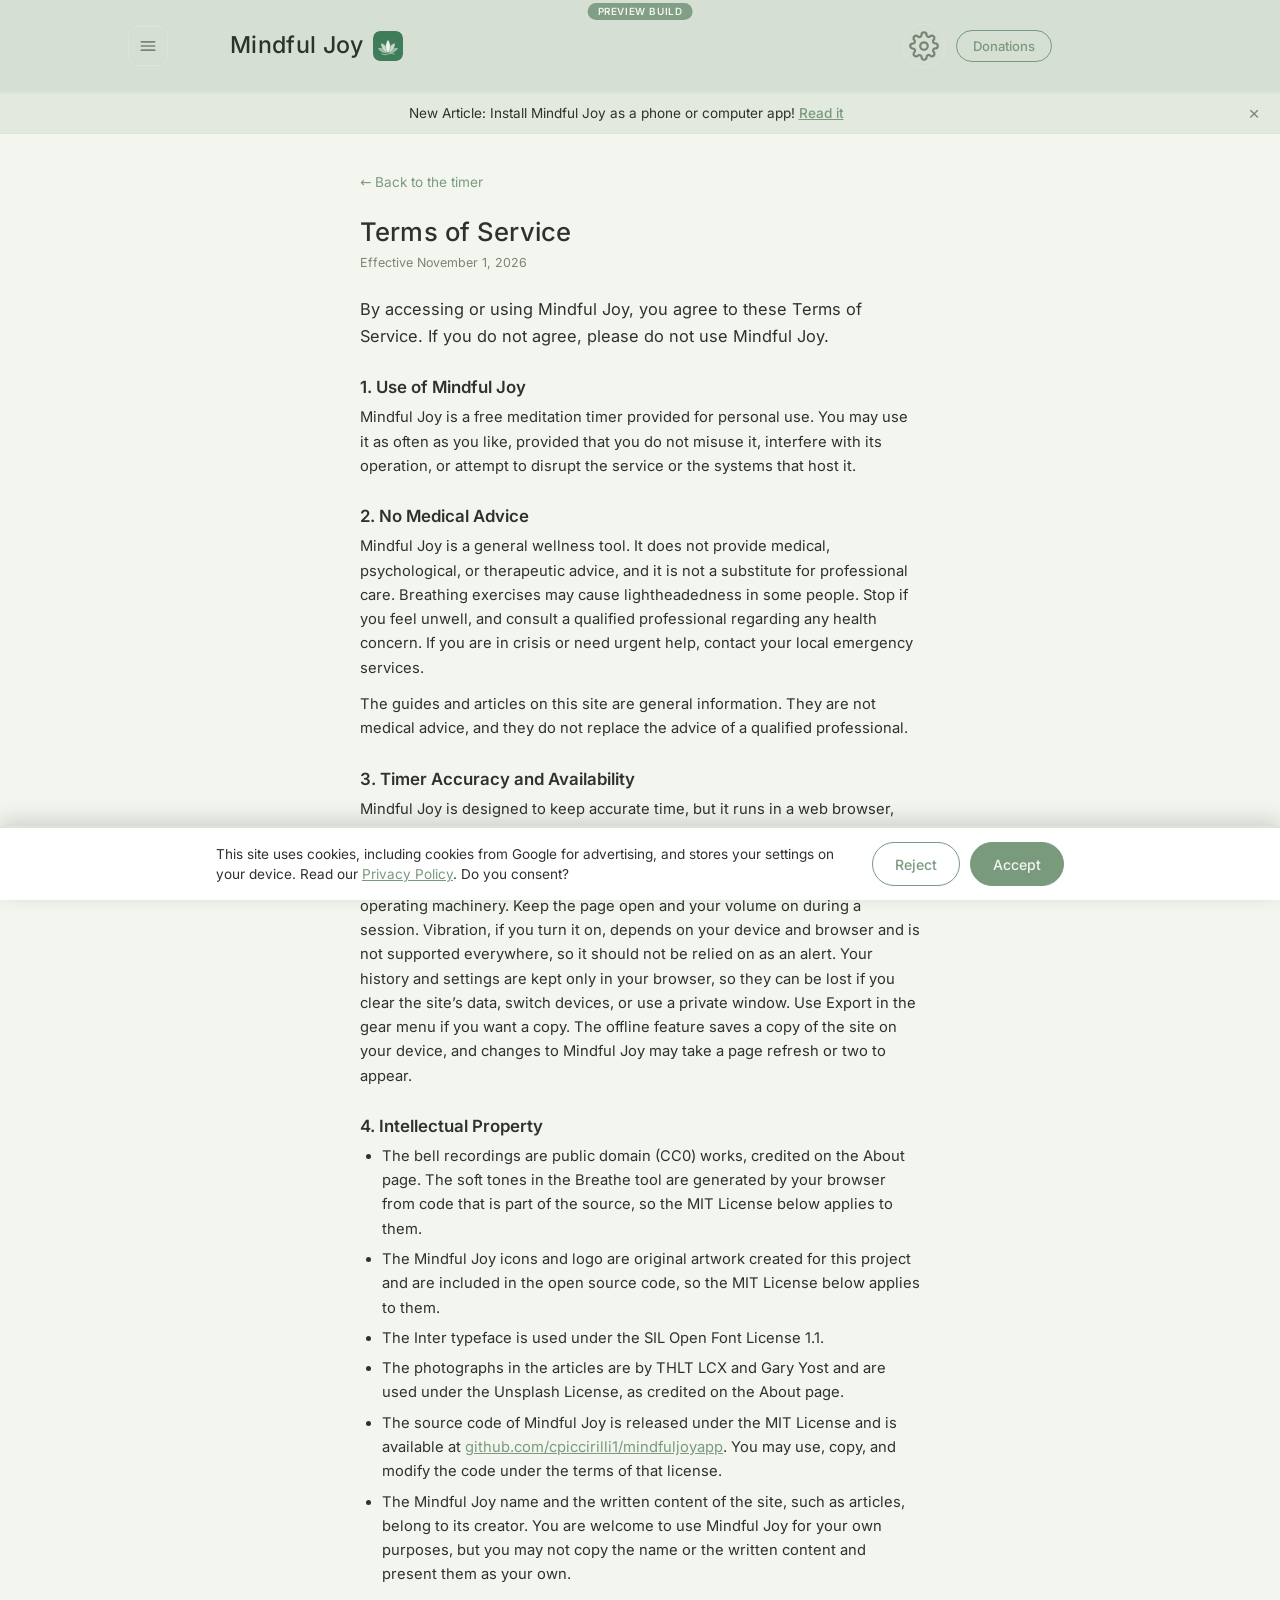
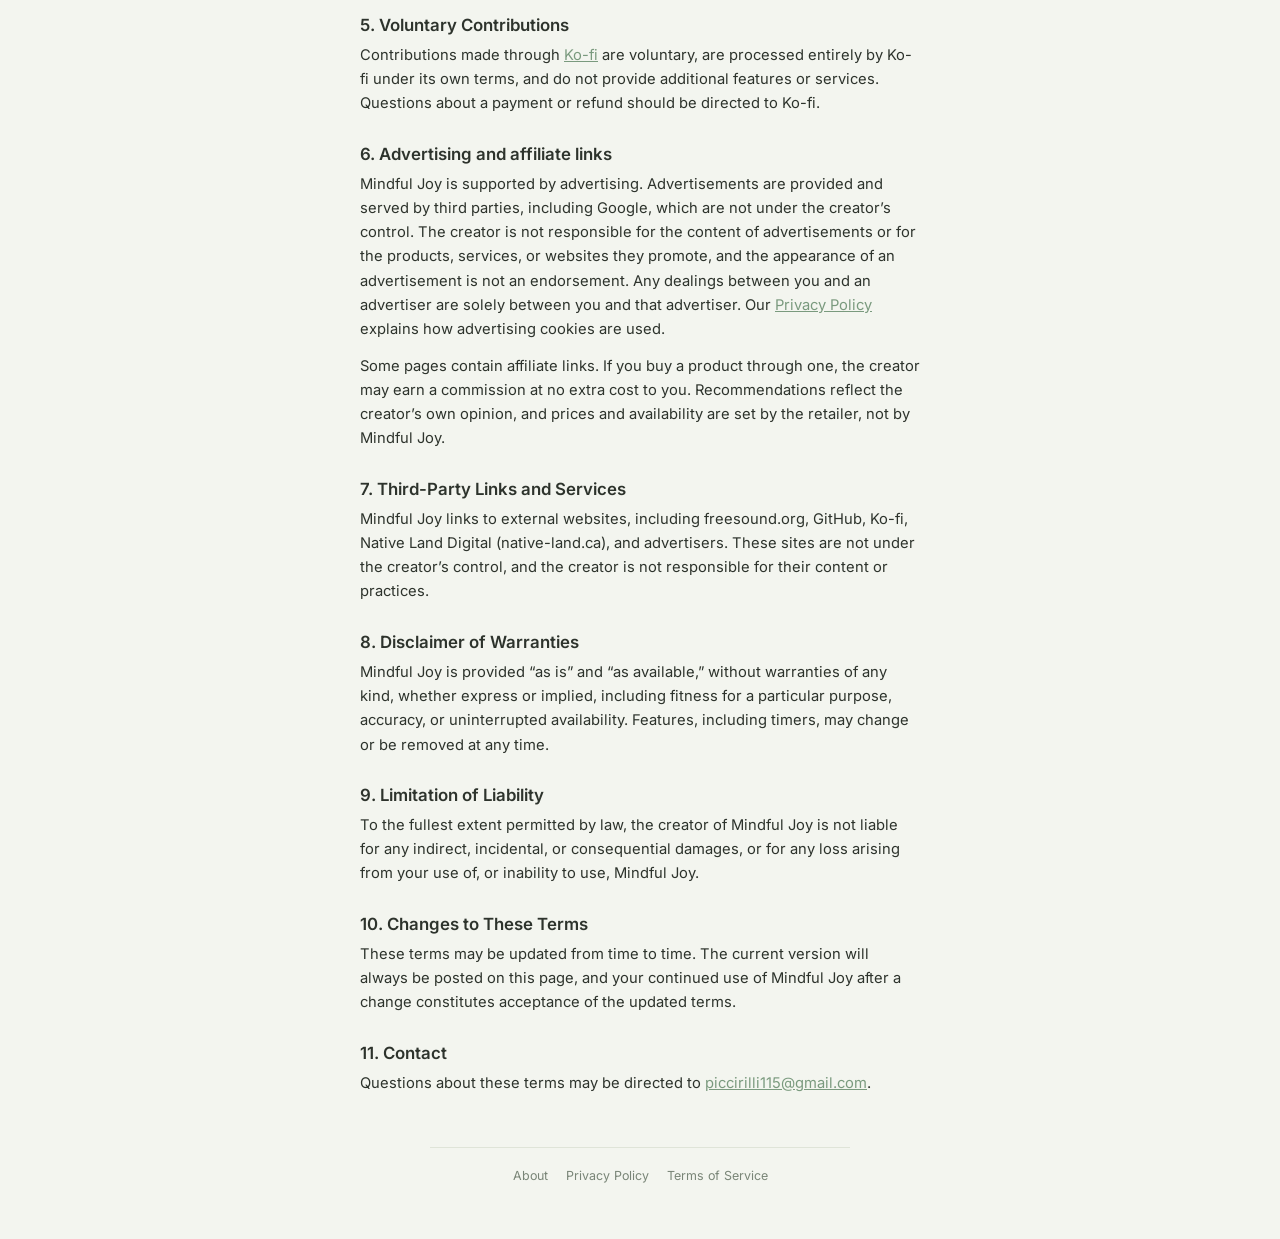
<file: terms.html>
<!DOCTYPE html>
<html lang="en">
<head>
<meta charset="UTF-8">
<meta name="viewport" content="width=device-width, initial-scale=1, viewport-fit=cover">
<title>Terms of Service &mdash; Mindful Joy</title>
<meta name="description" content="The terms for using Mindful Joy, the free meditation timer: use of the site, no medical advice, timer accuracy, licenses and advertising.">
<meta name="theme-color" content="#f3f5ef">
<link rel="canonical" href="https://mindfuljoy.app/terms.html">
<link rel="icon" type="image/svg+xml" href="assets/favicon.svg">
<link rel="apple-touch-icon" href="assets/icons/apple-touch-icon.png">
<link rel="manifest" href="manifest.webmanifest">
<meta property="og:type" content="website">
<meta property="og:site_name" content="Mindful Joy">
<meta property="og:title" content="Terms of Service &mdash; Mindful Joy">
<meta property="og:description" content="The terms for using Mindful Joy, the free meditation timer: use of the site, no medical advice, timer accuracy, licenses and advertising.">
<meta property="og:url" content="https://mindfuljoy.app/terms.html">
<meta property="og:image" content="https://mindfuljoy.app/assets/og-image.png">
<meta property="og:image:width" content="1200">
<meta property="og:image:height" content="630">
<meta property="og:image:alt" content="Mindful Joy: a free meditation timer, made for mindfulness.">
<meta name="twitter:card" content="summary_large_image">
<meta name="twitter:image" content="https://mindfuljoy.app/assets/og-image.png">
<link rel="preload" href="assets/fonts/inter-latin-wght-normal.woff2" as="font" type="font/woff2" crossorigin>
<link rel="stylesheet" href="assets/css/styles.css">
<script src="assets/js/themes.js"></script>
<!-- ===== GOOGLE ADSENSE: LOADER (publisher ca-pub-8467685368663778) =====
     Ad units go in the "ADSENSE AD SLOT" comments further down each page. ===== -->
<script async src="https://pagead2.googlesyndication.com/pagead/js/adsbygoogle.js?client=ca-pub-8467685368663778"
     crossorigin="anonymous"></script>
</head>
<body class="info-open">

<div class="topbar">
  <div class="mark"><a href="index.html"><span>Mindful Joy</span><img class="mark-logo" src="assets/icons/icon.svg" alt="" width="30" height="30"></a></div>
  <div class="top-actions">
    <div class="theme-menu" id="themeMenu">
      <button type="button" class="icon-btn" id="themeBtn" aria-label="Color theme" aria-haspopup="true" aria-expanded="false" aria-controls="themePop" title="Color theme"><svg viewBox="0 0 24 24" width="20" height="20" fill="none" stroke="currentColor" stroke-width="1.8" stroke-linecap="round" stroke-linejoin="round" aria-hidden="true"><circle cx="12" cy="12" r="3"/><path d="M19.4 15a1.65 1.65 0 0 0 .33 1.82l.06.06a2 2 0 0 1 0 2.83 2 2 0 0 1-2.83 0l-.06-.06a1.65 1.65 0 0 0-1.82-.33 1.65 1.65 0 0 0-1 1.51V21a2 2 0 0 1-2 2 2 2 0 0 1-2-2v-.09A1.65 1.65 0 0 0 9 19.4a1.65 1.65 0 0 0-1.82.33l-.06.06a2 2 0 0 1-2.83 0 2 2 0 0 1 0-2.83l.06-.06a1.65 1.65 0 0 0 .33-1.82 1.65 1.65 0 0 0-1.51-1H3a2 2 0 0 1-2-2 2 2 0 0 1 2-2h.09A1.65 1.65 0 0 0 4.6 9a1.65 1.65 0 0 0-.33-1.82l-.06-.06a2 2 0 0 1 0-2.83 2 2 0 0 1 2.83 0l.06.06a1.65 1.65 0 0 0 1.82.33H9a1.65 1.65 0 0 0 1-1.51V3a2 2 0 0 1 2-2 2 2 0 0 1 2 2v.09a1.65 1.65 0 0 0 1 1.51 1.65 1.65 0 0 0 1.82-.33l.06-.06a2 2 0 0 1 2.83 0 2 2 0 0 1 0 2.83l-.06.06a1.65 1.65 0 0 0-.33 1.82V9a1.65 1.65 0 0 0 1.51 1H21a2 2 0 0 1 2 2 2 2 0 0 1-2 2h-.09a1.65 1.65 0 0 0-1.51 1z"/></svg></button>
      <div class="theme-pop" id="themePop" hidden>
        <label for="schemeSelect">Color theme</label>
        <select id="schemeSelect"></select>
      </div>
    </div>
    <a class="donate-btn" id="donateBtn" href="https://ko-fi.com/cpiccirilli" target="_blank" rel="noopener">Donations</a>
  </div>
</div>

<div class="info-view" id="infoView">
  <a class="back-link" href="index.html">&larr; Back to the timer</a>

  <article id="view-terms" class="show">
    <h1>Terms of Service</h1>
    <p class="updated">Effective November 1, 2026</p>
    <p class="lead">By accessing or using Mindful Joy, you agree to these Terms of Service. If you do not agree, please do not use Mindful Joy.</p>

    <h2>1. Use of Mindful Joy</h2>
    <p>Mindful Joy is a free meditation timer provided for personal use. You may use it as often as you like, provided that you do not misuse it, interfere with its operation, or attempt to disrupt the service or the systems that host it.</p>

    <h2>2. No Medical Advice</h2>
    <p>Mindful Joy is a general wellness tool. It does not provide medical, psychological, or therapeutic advice, and it is not a substitute for professional care. Breathing exercises may cause lightheadedness in some people. Stop if you feel unwell, and consult a qualified professional regarding any health concern. If you are in crisis or need urgent help, contact your local emergency services.</p>

    <p>The guides and articles on this site are general information. They are not medical advice, and they do not replace the advice of a qualified professional.</p>
    <h2>3. Timer Accuracy and Availability</h2>
    <p>Mindful Joy is designed to keep accurate time, but it runs in a web browser, which may pause or slow pages in the background, lock the screen, mute audio, or lose power. Do not rely on Mindful Joy where a missed bell or a small timing error could cause harm, such as medication, cooking, driving, or operating machinery. Keep the page open and your volume on during a session. Vibration, if you turn it on, depends on your device and browser and is not supported everywhere, so it should not be relied on as an alert. Your history and settings are kept only in your browser, so they can be lost if you clear the site&rsquo;s data, switch devices, or use a private window. Use Export in the gear menu if you want a copy. The offline feature saves a copy of the site on your device, and changes to Mindful Joy may take a page refresh or two to appear.</p>

    <h2>4. Intellectual Property</h2>
    <ul>
      <li>The bell recordings are public domain (CC0) works, credited on the About page. The soft tones in the Breathe tool are generated by your browser from code that is part of the source, so the MIT License below applies to them.</li>
      <li>The Mindful Joy icons and logo are original artwork created for this project and are included in the open source code, so the MIT License below applies to them.</li>
      <li>The Inter typeface is used under the SIL Open Font License 1.1.</li>
      <li>The photographs in the articles are by THLT LCX and Gary Yost and are used under the Unsplash License, as credited on the About page.</li>
      <li>The source code of Mindful Joy is released under the MIT License and is available at <a href="https://github.com/cpiccirilli1/mindfuljoyapp" target="_blank" rel="noopener">github.com/cpiccirilli1/mindfuljoyapp</a>. You may use, copy, and modify the code under the terms of that license.</li>
      <li>The Mindful Joy name and the written content of the site, such as articles, belong to its creator. You are welcome to use Mindful Joy for your own purposes, but you may not copy the name or the written content and present them as your own.</li>
    </ul>

    <h2>5. Voluntary Contributions</h2>
    <p>Contributions made through <a href="https://ko-fi.com/cpiccirilli" target="_blank" rel="noopener">Ko-fi</a> are voluntary, are processed entirely by Ko-fi under its own terms, and do not provide additional features or services. Questions about a payment or refund should be directed to Ko-fi.</p>

    <h2 id="affiliate">6. Advertising and affiliate links</h2>
    <p>Mindful Joy is supported by advertising. Advertisements are provided and served by third parties, including Google, which are not under the creator&rsquo;s control. The creator is not responsible for the content of advertisements or for the products, services, or websites they promote, and the appearance of an advertisement is not an endorsement. Any dealings between you and an advertiser are solely between you and that advertiser. Our <a href="privacy.html">Privacy Policy</a> explains how advertising cookies are used.</p>
    <p>Some pages contain affiliate links. If you buy a product through one, the creator may earn a commission at no extra cost to you. Recommendations reflect the creator&rsquo;s own opinion, and prices and availability are set by the retailer, not by Mindful Joy.</p>

    <h2>7. Third-Party Links and Services</h2>
    <p>Mindful Joy links to external websites, including freesound.org, GitHub, Ko-fi, Native Land Digital (native-land.ca), and advertisers. These sites are not under the creator&rsquo;s control, and the creator is not responsible for their content or practices.</p>

    <h2>8. Disclaimer of Warranties</h2>
    <p>Mindful Joy is provided &ldquo;as is&rdquo; and &ldquo;as available,&rdquo; without warranties of any kind, whether express or implied, including fitness for a particular purpose, accuracy, or uninterrupted availability. Features, including timers, may change or be removed at any time.</p>

    <h2>9. Limitation of Liability</h2>
    <p>To the fullest extent permitted by law, the creator of Mindful Joy is not liable for any indirect, incidental, or consequential damages, or for any loss arising from your use of, or inability to use, Mindful Joy.</p>

    <h2>10. Changes to These Terms</h2>
    <p>These terms may be updated from time to time. The current version will always be posted on this page, and your continued use of Mindful Joy after a change constitutes acceptance of the updated terms.</p>

    <h2>11. Contact</h2>
    <p>Questions about these terms may be directed to <a href="mailto:piccirilli115@gmail.com">piccirilli115@gmail.com</a>.</p>

    <!-- ===== ADSENSE AD SLOT (info pages): place an ad unit here, at the end of the article, after AdSense approval. Keep it clearly separated from the content above. ===== -->
  </article>
</div>

<footer>
  <a href="about.html">About</a>
  <a href="privacy.html">Privacy Policy</a>
  <a href="terms.html">Terms of Service</a>
</footer>

<script type="module" src="assets/js/app/data-menu.js"></script>
<script src="assets/js/site.js"></script>
<script src="assets/js/menu.js"></script>
<script src="assets/js/consent.js"></script>
<script src="assets/js/analytics.js"></script>
<script src="assets/js/preview.js"></script>
<script src="assets/js/pwa.js"></script>
</body>
</html>
</file>
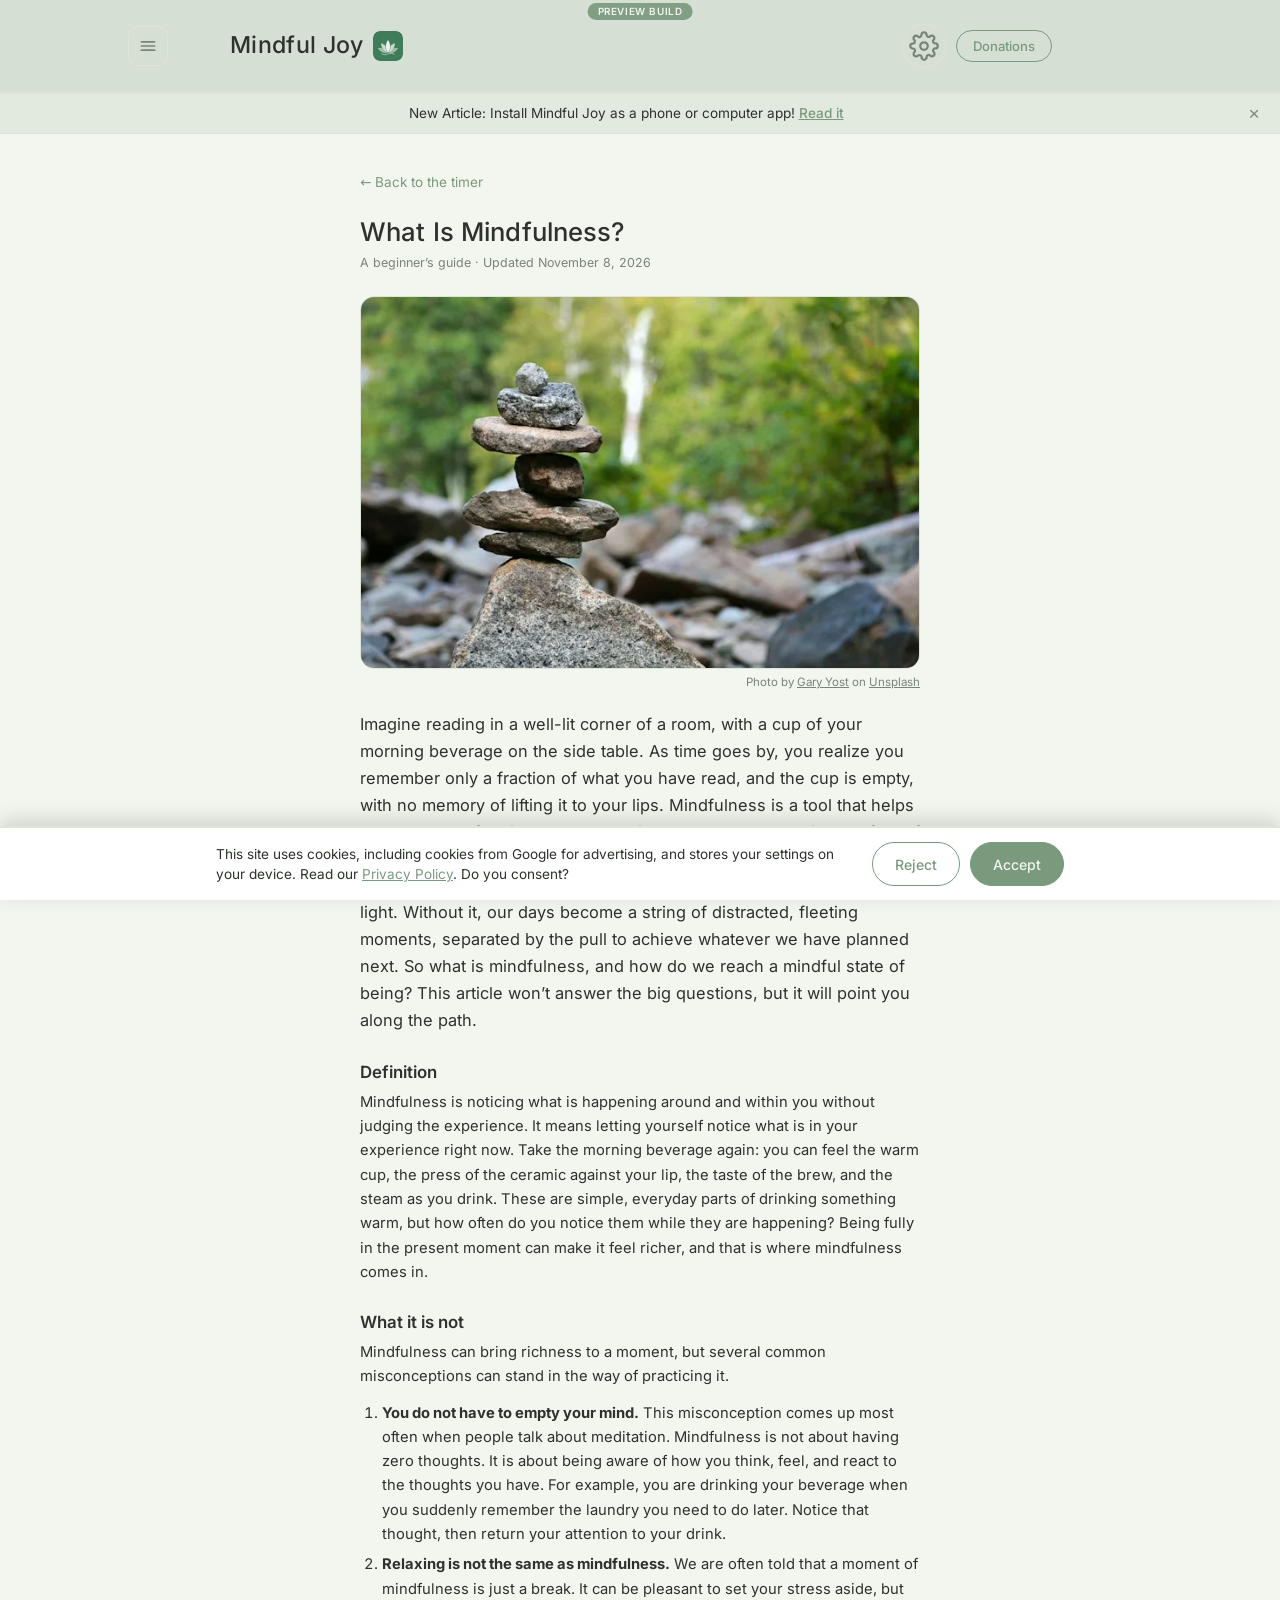
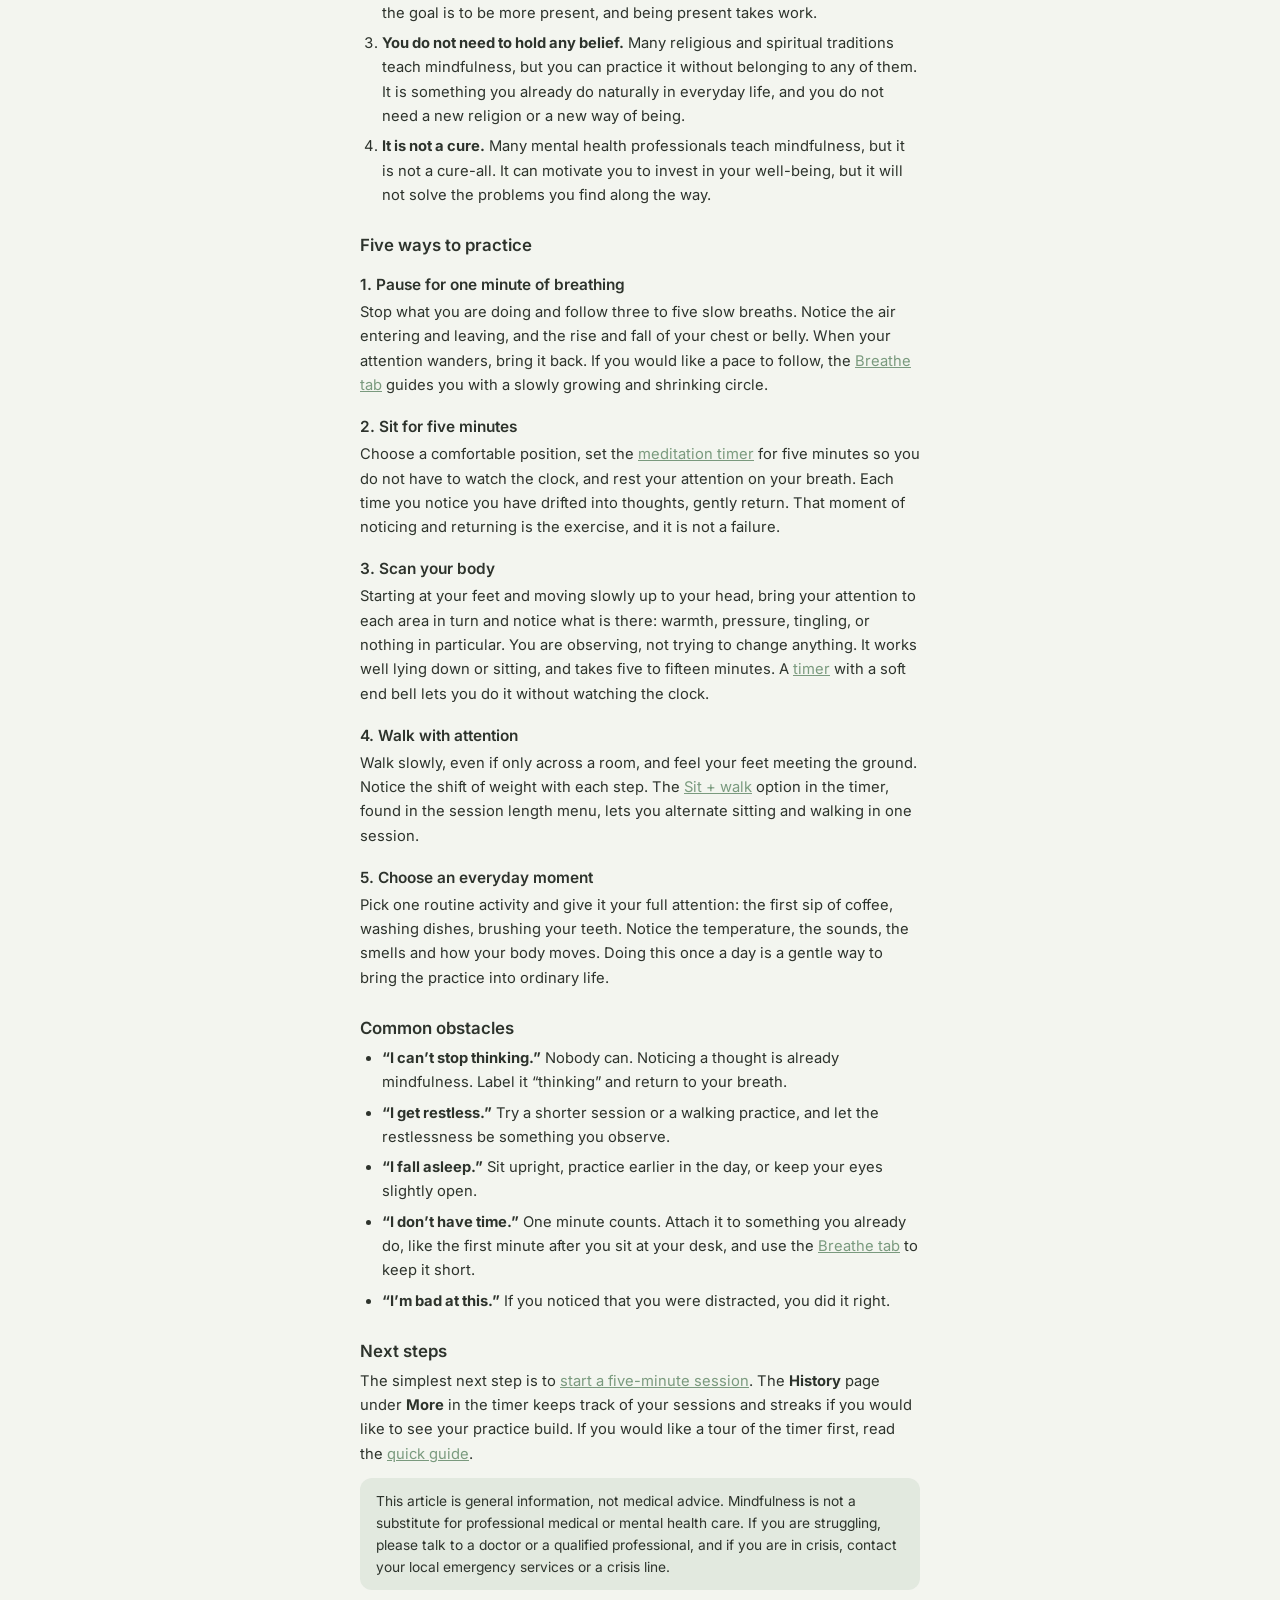
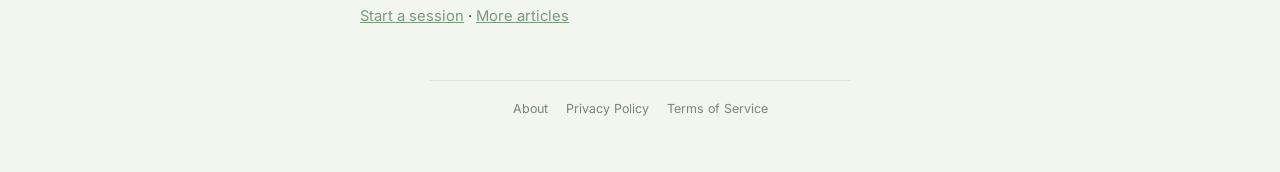
<file: what-is-mindfulness.html>
<!DOCTYPE html>
<html lang="en">
<head>
<meta charset="UTF-8">
<meta name="viewport" content="width=device-width, initial-scale=1, viewport-fit=cover">
<title>What Is Mindfulness? A Beginner&rsquo;s Guide &mdash; Mindful Joy</title>
<meta name="description" content="What mindfulness is, what it is not, and five simple ways to practice it today, with or without a meditation timer.">
<meta name="theme-color" content="#f3f5ef">
<link rel="canonical" href="https://mindfuljoy.app/what-is-mindfulness.html">
<link rel="icon" type="image/svg+xml" href="assets/favicon.svg">
<link rel="apple-touch-icon" href="assets/icons/apple-touch-icon.png">
<link rel="manifest" href="manifest.webmanifest">
<meta property="og:type" content="article">
<meta property="og:site_name" content="Mindful Joy">
<meta property="og:title" content="What Is Mindfulness? A Beginner&rsquo;s Guide &mdash; Mindful Joy">
<meta property="og:description" content="What mindfulness is, what it is not, and five simple ways to practice it today, with or without a meditation timer.">
<meta property="og:url" content="https://mindfuljoy.app/what-is-mindfulness.html">
<meta property="og:image" content="https://mindfuljoy.app/assets/og-image.png">
<meta property="og:image:width" content="1200">
<meta property="og:image:height" content="630">
<meta property="og:image:alt" content="Mindful Joy: a free meditation timer, made for mindfulness.">
<meta name="twitter:card" content="summary_large_image">
<meta name="twitter:image" content="https://mindfuljoy.app/assets/og-image.png">
<script type="application/ld+json">
{
  "@context": "https://schema.org",
  "@type": "Article",
  "headline": "What Is Mindfulness? A Beginner's Guide",
  "description": "What mindfulness is, what it is not, and five simple ways to practice it today, with or without a meditation timer.",
  "inLanguage": "en",
  "datePublished": "2026-11-08",
  "dateModified": "2026-11-08",
  "mainEntityOfPage": "https://mindfuljoy.app/what-is-mindfulness.html",
  "image": "https://mindfuljoy.app/assets/og-image.png",
  "publisher": {
    "@type": "Organization",
    "name": "Mindful Joy",
    "url": "https://mindfuljoy.app/"
  }
}
</script>
<link rel="preload" href="assets/fonts/inter-latin-wght-normal.woff2" as="font" type="font/woff2" crossorigin>
<link rel="stylesheet" href="assets/css/styles.css">
<script src="assets/js/themes.js"></script>
<!-- ===== GOOGLE ADSENSE: LOADER (publisher ca-pub-8467685368663778) =====
     Ad units go in the "ADSENSE AD SLOT" comments further down each page. ===== -->
<script async src="https://pagead2.googlesyndication.com/pagead/js/adsbygoogle.js?client=ca-pub-8467685368663778"
     crossorigin="anonymous"></script>
</head>
<body class="info-open">

<div class="topbar">
  <div class="mark"><a href="index.html"><span>Mindful Joy</span><img class="mark-logo" src="assets/icons/icon.svg" alt="" width="30" height="30"></a></div>
  <div class="top-actions">
    <div class="theme-menu" id="themeMenu">
      <button type="button" class="icon-btn" id="themeBtn" aria-label="Color theme" aria-haspopup="true" aria-expanded="false" aria-controls="themePop" title="Color theme"><svg viewBox="0 0 24 24" width="20" height="20" fill="none" stroke="currentColor" stroke-width="1.8" stroke-linecap="round" stroke-linejoin="round" aria-hidden="true"><circle cx="12" cy="12" r="3"/><path d="M19.4 15a1.65 1.65 0 0 0 .33 1.82l.06.06a2 2 0 0 1 0 2.83 2 2 0 0 1-2.83 0l-.06-.06a1.65 1.65 0 0 0-1.82-.33 1.65 1.65 0 0 0-1 1.51V21a2 2 0 0 1-2 2 2 2 0 0 1-2-2v-.09A1.65 1.65 0 0 0 9 19.4a1.65 1.65 0 0 0-1.82.33l-.06.06a2 2 0 0 1-2.83 0 2 2 0 0 1 0-2.83l.06-.06a1.65 1.65 0 0 0 .33-1.82 1.65 1.65 0 0 0-1.51-1H3a2 2 0 0 1-2-2 2 2 0 0 1 2-2h.09A1.65 1.65 0 0 0 4.6 9a1.65 1.65 0 0 0-.33-1.82l-.06-.06a2 2 0 0 1 0-2.83 2 2 0 0 1 2.83 0l.06.06a1.65 1.65 0 0 0 1.82.33H9a1.65 1.65 0 0 0 1-1.51V3a2 2 0 0 1 2-2 2 2 0 0 1 2 2v.09a1.65 1.65 0 0 0 1 1.51 1.65 1.65 0 0 0 1.82-.33l.06-.06a2 2 0 0 1 2.83 0 2 2 0 0 1 0 2.83l-.06.06a1.65 1.65 0 0 0-.33 1.82V9a1.65 1.65 0 0 0 1.51 1H21a2 2 0 0 1 2 2 2 2 0 0 1-2 2h-.09a1.65 1.65 0 0 0-1.51 1z"/></svg></button>
      <div class="theme-pop" id="themePop" hidden>
        <label for="schemeSelect">Color theme</label>
        <select id="schemeSelect"></select>
      </div>
    </div>
    <a class="donate-btn" id="donateBtn" href="https://ko-fi.com/cpiccirilli" target="_blank" rel="noopener">Donations</a>
  </div>
</div>

<div class="info-view" id="infoView">
  <a class="back-link" href="index.html">&larr; Back to the timer</a>

  <article id="view-guide" class="show">
    <h1>What Is Mindfulness?</h1>
    <p class="updated">A beginner&rsquo;s guide &middot; Updated November 8, 2026</p>
    <figure class="hero-photo">
      <picture>
        <source srcset="assets/img/stacked-stones.webp" type="image/webp">
        <img src="assets/img/stacked-stones.jpg" width="640" height="427" fetchpriority="high"
             alt="A small stack of balanced stones on a boulder, with green trees softly out of focus behind.">
      </picture>
      <figcaption>Photo by <a href="https://unsplash.com/@gyostimages" target="_blank" rel="noopener">Gary Yost</a> on <a href="https://unsplash.com/photos/a-pile-of-rocks-stacked-on-top-of-each-other-pZX-Plrnr9w" target="_blank" rel="noopener">Unsplash</a></figcaption>
    </figure>
    <p class="lead">Imagine reading in a well-lit corner of a room, with a cup of your morning beverage on the side table. As time goes by, you realize you remember only a fraction of what you have read, and the cup is empty, with no memory of lifting it to your lips. Mindfulness is a tool that helps us be present for simple moments like these. It lets us enjoy the feel of the cup and the taste of the brew while we drink. It lets us focus on the passage in front of us, because we are simply reading in the morning light. Without it, our days become a string of distracted, fleeting moments, separated by the pull to achieve whatever we have planned next. So what is mindfulness, and how do we reach a mindful state of being? This article won&rsquo;t answer the big questions, but it will point you along the path.</p>

    <h2>Definition</h2>
    <p>Mindfulness is noticing what is happening around and within you without judging the experience. It means letting yourself notice what is in your experience right now. Take the morning beverage again: you can feel the warm cup, the press of the ceramic against your lip, the taste of the brew, and the steam as you drink. These are simple, everyday parts of drinking something warm, but how often do you notice them while they are happening? Being fully in the present moment can make it feel richer, and that is where mindfulness comes in.</p>

    <h2>What it is not</h2>
    <p>Mindfulness can bring richness to a moment, but several common misconceptions can stand in the way of practicing it.</p>
    <ol>
      <li><strong>You do not have to empty your mind.</strong> This misconception comes up most often when people talk about meditation. Mindfulness is not about having zero thoughts. It is about being aware of how you think, feel, and react to the thoughts you have. For example, you are drinking your beverage when you suddenly remember the laundry you need to do later. Notice that thought, then return your attention to your drink.</li>
      <li><strong>Relaxing is not the same as mindfulness.</strong> We are often told that a moment of mindfulness is just a break. It can be pleasant to set your stress aside, but the goal is to be more present, and being present takes work.</li>
      <li><strong>You do not need to hold any belief.</strong> Many religious and spiritual traditions teach mindfulness, but you can practice it without belonging to any of them. It is something you already do naturally in everyday life, and you do not need a new religion or a new way of being.</li>
      <li><strong>It is not a cure.</strong> Many mental health professionals teach mindfulness, but it is not a cure-all. It can motivate you to invest in your well-being, but it will not solve the problems you find along the way.</li>
    </ol>

    <h2>Five ways to practice</h2>
    <h3>1. Pause for one minute of breathing</h3>
    <p>Stop what you are doing and follow three to five slow breaths. Notice the air entering and leaving, and the rise and fall of your chest or belly. When your attention wanders, bring it back. If you would like a pace to follow, the <a href="index.html">Breathe tab</a> guides you with a slowly growing and shrinking circle.</p>

    <h3>2. Sit for five minutes</h3>
    <p>Choose a comfortable position, set the <a href="index.html">meditation timer</a> for five minutes so you do not have to watch the clock, and rest your attention on your breath. Each time you notice you have drifted into thoughts, gently return. That moment of noticing and returning is the exercise, and it is not a failure.</p>

    <h3>3. Scan your body</h3>
    <p>Starting at your feet and moving slowly up to your head, bring your attention to each area in turn and notice what is there: warmth, pressure, tingling, or nothing in particular. You are observing, not trying to change anything. It works well lying down or sitting, and takes five to fifteen minutes. A <a href="index.html">timer</a> with a soft end bell lets you do it without watching the clock.</p>

    <h3>4. Walk with attention</h3>
    <p>Walk slowly, even if only across a room, and feel your feet meeting the ground. Notice the shift of weight with each step. The <a href="index.html">Sit + walk</a> option in the timer, found in the session length menu, lets you alternate sitting and walking in one session.</p>

    <h3>5. Choose an everyday moment</h3>
    <p>Pick one routine activity and give it your full attention: the first sip of coffee, washing dishes, brushing your teeth. Notice the temperature, the sounds, the smells and how your body moves. Doing this once a day is a gentle way to bring the practice into ordinary life.</p>

    <h2>Common obstacles</h2>
    <ul>
      <li><strong>&ldquo;I can&rsquo;t stop thinking.&rdquo;</strong> Nobody can. Noticing a thought is already mindfulness. Label it &ldquo;thinking&rdquo; and return to your breath.</li>
      <li><strong>&ldquo;I get restless.&rdquo;</strong> Try a shorter session or a walking practice, and let the restlessness be something you observe.</li>
      <li><strong>&ldquo;I fall asleep.&rdquo;</strong> Sit upright, practice earlier in the day, or keep your eyes slightly open.</li>
      <li><strong>&ldquo;I don&rsquo;t have time.&rdquo;</strong> One minute counts. Attach it to something you already do, like the first minute after you sit at your desk, and use the <a href="index.html">Breathe tab</a> to keep it short.</li>
      <li><strong>&ldquo;I&rsquo;m bad at this.&rdquo;</strong> If you noticed that you were distracted, you did it right.</li>
    </ul>

    <h2>Next steps</h2>
    <p>The simplest next step is to <a href="index.html">start a five-minute session</a>. The <strong>History</strong> page under <strong>More</strong> in the timer keeps track of your sessions and streaks if you would like to see your practice build. If you would like a tour of the timer first, read the <a href="getting-started.html">quick guide</a>.</p>

    <div class="note-box">This article is general information, not medical advice. Mindfulness is not a substitute for professional medical or mental health care. If you are struggling, please talk to a doctor or a qualified professional, and if you are in crisis, contact your local emergency services or a crisis line.</div>
    <p><a href="index.html">Start a session</a> &middot; <a href="articles.html">More articles</a></p>
    <!-- ===== ADSENSE AD SLOT (info pages): place an ad unit here, at the end of the article, after AdSense approval. Keep it clearly separated from the content above. ===== -->
  </article>
</div>

<footer>
  <a href="about.html">About</a>
  <a href="privacy.html">Privacy Policy</a>
  <a href="terms.html">Terms of Service</a>
</footer>

<script type="module" src="assets/js/app/data-menu.js"></script>
<script src="assets/js/site.js"></script>
<script src="assets/js/menu.js"></script>
<script src="assets/js/consent.js"></script>
<script src="assets/js/analytics.js"></script>
<script src="assets/js/preview.js"></script>
<script src="assets/js/pwa.js"></script>
</body>
</html>
</file>
<file: assets/css/styles.css>
/* Inter, served from this site (assets/fonts, SIL Open Font License 1.1: see assets/fonts/OFL.txt).
   One variable-weight file with the Latin letters; anything else falls back to the system font. */
@font-face{
  font-family:'Inter'; font-style:normal; font-weight:100 900; font-display:swap;
  src:url(../fonts/inter-latin-wght-normal.woff2) format('woff2-variations'), url(../fonts/inter-latin-wght-normal.woff2) format('woff2');
  unicode-range:U+0000-00FF,U+0131,U+0152-0153,U+02BB-02BC,U+02C6,U+02DA,U+02DC,U+0304,U+0308,U+0329,U+2000-206F,U+20AC,U+2122,U+2191,U+2193,U+2212,U+2215,U+FEFF,U+FFFD;
}
:root{
    --bg:#0f1c17; --surface:#16261f; --surface-2:#1c2e26;
    --text:#e4ede7; --text-dim:#8da99a;
    --accent:#6fae84; --accent-soft:rgba(111,174,132,.16);
    --ring-track:#223830; --border:#26382f;
    --danger:#b2776a;
    --radius:14px;
    color-scheme: dark;
    box-sizing:border-box;
    padding-top:env(safe-area-inset-top,0px);
    padding-bottom:env(safe-area-inset-bottom,0px);
  }
  @media (prefers-color-scheme: light){
    :root:not([data-theme="dark"]){
      --bg:#eef3ec; --surface:#ffffff; --surface-2:#f5f8f3;
      --text:#1f2e26; --text-dim:#6c8578;
      --accent:#4f8a68; --accent-soft:rgba(79,138,104,.12);
      --ring-track:#dce6dd; --border:#dce6dd;
      --danger:#9a5444;
      color-scheme: light;
    }
  }
  :root[data-theme="dark"]{
    --bg:#0f1c17; --surface:#16261f; --text:#e4ede7; --text-dim:#8da99a;
    --accent:#6fae84; --ring-track:#223830; --border:#26382f; color-scheme: dark;
  }
  *{box-sizing:border-box;}
  html,body{height:100%;}
  html{scroll-padding-top:env(safe-area-inset-top,0px);}
  body{
    margin:0; background:var(--bg); color:var(--text);
    font-family:'Inter',system-ui,sans-serif;
    min-height:100%; display:flex; flex-direction:column; align-items:center;
    padding:32px 20px 48px;
    transition:background .3s ease,color .3s ease;
  }
  .topbar{
    align-self:stretch; width:auto; max-width:none;
    background:var(--surface); background:var(--header, color-mix(in srgb, var(--accent) 24%, var(--bg))); color:var(--text);
    display:flex; justify-content:space-between; align-items:center; gap:14px;
    margin:-32px -20px 28px; padding:24px 28px;
    border-bottom:2px solid var(--border);
    transition:background .3s ease, border-color .3s ease;
  }
  .topbar .mark{ font-size:1.45rem; letter-spacing:.015em; }
  .donate-btn{
    background:none; color:var(--accent); border:1px solid var(--accent); border-radius:999px;
    padding:7px 16px; font-family:inherit; font-size:.82rem; font-weight:500; cursor:pointer; text-decoration:none;
    transition:background .2s, color .2s;
  }
  .donate-btn:hover{ background:var(--accent-soft); }

  footer{
    width:100%; max-width:420px; margin-top:40px; padding-top:20px; border-top:1px solid var(--border);
    display:flex; justify-content:center; gap:18px; flex-wrap:wrap;
  }
  footer{ padding-bottom:calc(56px + env(safe-area-inset-bottom, 0px)); }
  footer a{ color:var(--text-dim); font-size:.78rem; text-decoration:none; }
  footer a:hover{ color:var(--accent); }
  .mark{ font-family:'Inter',system-ui,sans-serif; font-weight:500; font-size:1.25rem; letter-spacing:.01em; }
  .mark{ min-width:0; line-height:1.2; }
  .mark-domain{ display:block; font-size:.72rem; font-weight:400; letter-spacing:.02em; color:var(--text-dim); margin-top:2px; }
  .mark em{ font-style:italic; color:var(--accent); }
  .icon-btn{
    background:none; border:1px solid var(--border); color:var(--text-dim);
    width:40px; height:40px; border-radius:50%; cursor:pointer;
    display:flex; align-items:center; justify-content:center; font-size:1.1rem;
    transition:border-color .2s, color .2s, transform .2s;
  }
  .icon-btn:hover{ color:var(--text); border-color:var(--accent); }
  .icon-btn:active{ transform:scale(.94); }

  .tabs{ width:100%; max-width:420px; display:flex; gap:8px; margin-bottom:28px; }
  .tab-btn{
    flex:1; background:none; border:1px solid var(--border); color:var(--text-dim);
    border-radius:10px; padding:9px 6px; font-family:inherit; font-size:.82rem; cursor:pointer;
    transition:border-color .2s, color .2s, background .2s;
  }
  .tab-btn.active{ border-color:var(--accent); color:var(--text); background:var(--accent-soft); }

  main, .tab-panel{ width:100%; max-width:420px; display:none; flex-direction:column; align-items:center; }
  .tab-panel.active{ display:flex; }

  .breath-wrap{ position:relative; width:min(70vw,260px); height:min(70vw,260px); margin:12px 0 28px; display:flex; align-items:center; justify-content:center; }
  /* The circle is drawn at full size and scaled with transform (smooth, and the label stays the same size).
     breathing.js sets the scale and how many seconds the change takes, so an inhale or exhale lasts
     exactly as long as the step. MIN_SCALE in breathing.js must match the starting scale here. */
  .breath-circle{
    position:absolute; width:72%; height:72%; border-radius:50%; background:var(--accent-soft); border:1px solid var(--accent);
    transform:scale(.64); transition:transform .6s cubic-bezier(.37,0,.63,1); will-change:transform;
  }
  /* faint outline at full size, so you can see where the circle is headed */
  .breath-wrap::before{
    content:''; position:absolute; width:72%; height:72%; border-radius:50%; border:1px dashed var(--ring-track); box-sizing:border-box;
  }
  .breath-label{ position:relative; font-size:.95rem; color:var(--text); text-align:center; }
  .cycle-count{ font-size:.78rem; color:var(--text-dim); margin-top:14px; }

  .reflect-card{
    width:100%; background:var(--surface); border:1px solid var(--border); border-radius:var(--radius);
    padding:32px 24px; text-align:center; margin:12px 0 24px; min-height:110px; display:flex; align-items:center; justify-content:center;
  }
  .reflect-card p{ font-family:'Inter',system-ui,sans-serif; font-weight:400; font-size:1.15rem; line-height:1.5; margin:0; }
  .reflect-btn{
    background:var(--accent); color:var(--bg); border:none; border-radius:10px; padding:12px 26px;
    font-family:inherit; font-size:.88rem; font-weight:500; cursor:pointer; transition:transform .15s;
  }
  .reflect-btn:active{ transform:scale(.96); }

  .ring-wrap{ position:relative; width:min(78vw,300px); height:min(78vw,300px); margin:12px 0 28px; }
  svg{ width:100%; height:100%; transform:rotate(-90deg); }
  circle.track{ fill:none; stroke:var(--ring-track); stroke-width:6; }
  circle.progress{ fill:none; stroke:var(--accent); stroke-width:6; stroke-linecap:round; transition:stroke-dashoffset .25s linear; }
  .ring-center{
    position:absolute; inset:0; display:flex; flex-direction:column; align-items:center; justify-content:center; gap:6px;
  }
  .time{ font-family:'Inter',system-ui,sans-serif; font-weight:300; font-size:3rem; font-variant-numeric:tabular-nums; letter-spacing:.01em; }
  .kind{ font-size:.7rem; font-weight:600; text-transform:uppercase; letter-spacing:.16em; color:var(--text-dim); opacity:.85; }
  .phase{ font-size:.8rem; color:var(--text-dim); letter-spacing:.04em; min-height:1.1em; }

  .duration-row{ display:flex; align-items:center; gap:10px; color:var(--text-dim); font-size:.9rem; margin-bottom:26px; }
  select{
    appearance:none; background:var(--surface); color:var(--text); border:1px solid var(--border);
    border-radius:10px; padding:9px 34px 9px 14px; font-family:inherit; font-size:.9rem; cursor:pointer;
    background-image:linear-gradient(45deg,transparent 50%,var(--text-dim) 50%),linear-gradient(135deg,var(--text-dim) 50%,transparent 50%);
    background-position:calc(100% - 16px) center, calc(100% - 11px) center; background-size:5px 5px; background-repeat:no-repeat;
  }
  select:disabled{ opacity:.5; cursor:not-allowed; }

  .settings-btn{
    background:var(--surface); color:var(--text-dim); border:1px solid var(--border);
    border-radius:10px; padding:10px 20px; font-family:inherit; font-size:.85rem; cursor:pointer;
    margin-bottom:26px; transition:border-color .2s, color .2s;
  }
  .settings-row{ display:flex; align-items:center; justify-content:center; flex-wrap:wrap; gap:12px 16px; margin-bottom:26px; }
  .settings-row .settings-btn{ margin-bottom:0; }
  .theme-group{ display:flex; align-items:center; gap:8px; color:var(--text-dim); font-size:.85rem; }
  .settings-btn:hover{ color:var(--text); border-color:var(--accent); }

  .controls{ display:flex; align-items:center; gap:18px; }
  .btn{
    border:none; cursor:pointer; font-family:inherit; display:flex; align-items:center; justify-content:center;
  }
  .play-btn{
    width:76px; height:76px; border-radius:50%; background:var(--accent); color:var(--bg);
    font-size:1.6rem; box-shadow:0 6px 24px var(--accent-soft); transition:transform .15s;
  }
  .play-btn:active{ transform:scale(.93); }
  .reset-btn{
    width:52px; height:52px; border-radius:50%; background:var(--surface); color:var(--text-dim);
    border:1px solid var(--border); font-size:1.1rem; transition:color .2s, transform .15s;
  }
  .reset-btn:hover{ color:var(--text); }
  .reset-btn:active{ transform:scale(.93); }

  /* Settings panel */
  .backdrop{
    position:fixed; inset:0; background:rgba(0,0,0,.45); opacity:0; pointer-events:none; transition:opacity .25s;
  }
  .backdrop.open{ opacity:1; pointer-events:auto; }
  .panel{
    position:fixed; top:0; right:0; height:100%; width:min(360px,90vw); background:var(--surface);
    border-left:1px solid var(--border); transform:translateX(100%); transition:transform .3s ease;
    padding:24px 22px calc(24px + env(safe-area-inset-bottom,0px));
    padding-top:calc(24px + env(safe-area-inset-top,0px));
    overflow-y:auto;
  }
  .panel.open{ transform:translateX(0); }
  .panel h2{ font-family:'Inter',system-ui,sans-serif; font-weight:400; font-size:1.3rem; margin:0 0 20px; }
  .panel-close{ position:absolute; top:20px; right:20px; }
  .field-group{ margin-bottom:24px; padding-bottom:22px; border-bottom:1px solid var(--border); }
  .field-group:last-of-type{ border-bottom:none; }
  .row-label{ display:flex; align-items:center; justify-content:space-between; margin-bottom:12px; }
  .row-label span{ font-size:.92rem; }
  .row-note{ font-size:.78rem; color:var(--text-dim); margin:-8px 0 12px; line-height:1.4; }

  .switch{ position:relative; width:42px; height:24px; flex-shrink:0; }
  .switch input{ opacity:0; width:100%; height:100%; margin:0; cursor:pointer; position:absolute; z-index:1; }
  .slider{
    position:absolute; inset:0; background:var(--ring-track); border-radius:999px; transition:background .2s;
  }
  .slider::before{
    content:""; position:absolute; width:18px; height:18px; left:3px; top:3px; background:var(--text);
    border-radius:50%; transition:transform .2s;
  }
  .switch input:checked + .slider{ background:var(--accent); }
  .switch input:checked + .slider::before{ transform:translateX(18px); background:var(--bg); }

  .mode-toggle{ display:flex; gap:8px; margin-bottom:14px; }
  .mode-toggle button{
    flex:1; padding:8px 10px; border-radius:9px; border:1px solid var(--border); background:var(--surface-2,var(--surface));
    color:var(--text-dim); font-size:.82rem; cursor:pointer;
  }
  .mode-toggle button.active{ border-color:var(--accent); color:var(--text); background:var(--accent-soft); }

  .inline-row{ display:flex; align-items:center; gap:10px; }
  .inline-row select{ flex:1; }

  .chip-input{ display:flex; gap:8px; margin-top:4px; }
  .chip-input input{
    flex:1; background:var(--bg); border:1px solid var(--border); border-radius:9px; color:var(--text);
    padding:8px 10px; font-family:inherit; font-size:.85rem; min-width:0;
  }
  .chip-input button{
    border:1px solid var(--accent); background:var(--accent-soft); color:var(--accent); border-radius:9px; padding:8px 14px; font-size:.85rem; cursor:pointer;
  }
  .chips{ display:flex; flex-wrap:wrap; gap:8px; margin-top:12px; }
  .chip{
    display:flex; align-items:center; gap:6px; background:var(--bg); border:1px solid var(--border); border-radius:999px;
    padding:5px 6px 5px 12px; font-size:.8rem; color:var(--text-dim);
  }
  .chip button{ background:none; border:none; color:var(--text-dim); cursor:pointer; font-size:.95rem; padding:2px 6px; }
  .chip button:hover{ color:var(--danger); }
  .empty-note{ font-size:.78rem; color:var(--text-dim); font-style:italic; }

  .small-btn{
    border:1px solid var(--accent); background:var(--accent-soft); color:var(--accent); border-radius:10px;
    padding:9px 16px; min-height:44px; font-family:inherit; font-size:.85rem; cursor:pointer; flex-shrink:0;
  }
  .credits{ font-size:.72rem; color:var(--text-dim); line-height:1.5; margin:8px 0 0; }
  .sub-disabled{ opacity:.4; pointer-events:none; }

  /* ---------- Mobile ---------- */
  html{ -webkit-text-size-adjust:100%; text-size-adjust:100%; }
  button, select, input, label{ -webkit-tap-highlight-color:transparent; touch-action:manipulation; }
  body{
    padding-left:max(20px, env(safe-area-inset-left, 0px));
    padding-right:max(20px, env(safe-area-inset-right, 0px));
  }
  .topbar{
    margin-left:calc(-1 * max(20px, env(safe-area-inset-left, 0px)));
    margin-right:calc(-1 * max(20px, env(safe-area-inset-right, 0px)));
  }
  .tab-btn, .settings-btn, select{ min-height:44px; }
  .icon-btn{ min-width:44px; min-height:44px; }
  .chip button{ min-width:32px; min-height:32px; }
  @media (max-width:600px){
    body{ padding-top:24px; padding-bottom:36px; }
    .topbar{ margin-top:-24px; margin-bottom:22px; padding:16px 20px; }
    .topbar .mark{ font-size:1.2rem; }
    /* 16px+ prevents iOS Safari from zooming when a field is focused */
    select, input, textarea{ font-size:16px !important; }
    .time{ font-size:2.6rem; }
    .ring-wrap{ margin:4px 0 22px; }
    .settings-row{ flex-direction:column; gap:12px; width:100%; }
    .settings-row .settings-btn{ width:100%; }
    .theme-group{ width:100%; justify-content:space-between; }
    .theme-group select{ flex:1; max-width:60%; }
    .panel{ width:100%; border-left:none; }
    .panel-close{ top:calc(14px + env(safe-area-inset-top, 0px)); }
    .chip-input input{ padding:11px 12px; }
    .chip-input button{ padding:11px 16px; }
    footer{ margin-top:28px; }
  }
  @media (max-width:360px){
    .tab-btn{ font-size:.78rem; padding:9px 2px; }
    .controls{ gap:14px; }
  }
  @media (max-height:520px) and (orientation:landscape){
    .ring-wrap{ width:min(40vh,220px); height:min(40vh,220px); margin-bottom:14px; }
    .breath-wrap{ width:min(40vh,200px); height:min(40vh,200px); }
  }

  /* ---------- Info pages (About / Privacy / Terms) ---------- */
  body.info-open nav.tabs, body.info-open .tab-panel{ display:none !important; }
  .info-view{ display:none; width:100%; max-width:560px; text-align:left; }
  body.info-open .info-view{ display:block; }
  .info-view article{ display:none; }
  .info-view article.show{ display:block; }
  .info-view .back-link{ display:inline-block; color:var(--accent); font-size:.85rem; text-decoration:none; margin:4px 0 18px; padding:8px 0; }
  .info-view .back-link:hover{ text-decoration:underline; }
  .info-view h1{ font-size:1.6rem; font-weight:500; margin:0 0 6px; letter-spacing:.005em; }
  .info-view .updated{ font-size:.78rem; color:var(--text-dim); margin:0 0 22px; }
  .info-view h2{ font-size:1.05rem; font-weight:600; margin:28px 0 8px; }
  .info-view article h3{ font-size:.96rem; font-weight:600; margin:20px 0 6px; }
  .info-view p, .info-view li{ font-size:.92rem; line-height:1.65; color:var(--text); }
  /* Affiliate content: a disclosure note at the top of a page, and recommendation cards.
     Links to products always carry rel="sponsored nofollow noopener". */
  .info-view .aff-note{ font-size:.82rem; line-height:1.55; color:var(--text-dim); background:var(--accent-soft); border-left:3px solid var(--accent); border-radius:0 8px 8px 0; padding:10px 14px; margin:0 0 20px; }
  .info-view .aff-note a{ color:var(--accent); }
  .info-view .pick{ border:1px solid var(--border); border-radius:12px; padding:14px 16px; margin:16px 0; background:var(--surface); }
  .info-view .pick .tag{ display:inline-block; font-size:.7rem; letter-spacing:.06em; text-transform:uppercase; color:var(--accent); margin:0 0 4px; }
  .info-view .pick h3{ font-size:1rem; font-weight:600; margin:0 0 6px; }
  .info-view .pick p{ margin:0 0 8px; }
  .info-view .pick .pc{ font-size:.85rem; color:var(--text-dim); margin:0 0 10px; }
  .info-view .pick .buy{ display:inline-block; font-size:.85rem; color:var(--accent); border:1px solid var(--accent); border-radius:999px; padding:7px 16px; text-decoration:none; }
  .info-view .pick .buy:hover{ background:var(--accent-soft); }
  .info-view p{ margin:0 0 12px; }
  .info-view ul, .info-view ol{ margin:0 0 12px; padding-left:22px; }
  .info-view li{ margin-bottom:6px; }
  .info-view a{ color:var(--accent); }
  .info-view .lead{ font-size:1.02rem; color:var(--text); }
  .credit{ background:var(--surface); border:1px solid var(--border); border-radius:12px; padding:14px 16px; margin:0 0 10px; }
  .credit h3{ font-size:.95rem; font-weight:600; margin:0 0 6px; }
  .credit p{ font-size:.85rem; margin:0 0 4px; color:var(--text-dim); line-height:1.55; }
  .credit p:last-child{ margin-bottom:0; }
  .badge{ display:inline-block; font-size:.7rem; font-weight:600; letter-spacing:.04em; color:var(--accent); background:var(--accent-soft); border-radius:999px; padding:2px 9px; margin-left:6px; vertical-align:middle; }
  .note-box{ background:var(--accent-soft); border-radius:12px; padding:12px 16px; font-size:.86rem; line-height:1.6; margin:0 0 14px; }
  /* ---------- Quick wins: access, inputs, volume ---------- */
  [hidden]{ display:none !important; }
  .sr-only{ position:absolute; width:1px; height:1px; margin:-1px; padding:0; overflow:hidden; clip:rect(0,0,0,0); white-space:nowrap; border:0; }
  :focus-visible{ outline:2px solid var(--accent); outline-offset:3px; border-radius:6px; }
  .panel{ visibility:hidden; transition:transform .3s ease, visibility 0s linear .3s; }
  .panel.open{ visibility:visible; transition:transform .3s ease, visibility 0s; }
  .num-input{
    width:96px; background:var(--surface); color:var(--text); border:1px solid var(--border); border-radius:10px;
    padding:9px 12px; min-height:44px; font-family:inherit; font-size:.9rem;
  }
  #customLenRow{ margin-top:-12px; }
  .len-note{ font-size:.78rem; color:var(--text-dim); margin:-14px 0 22px; text-align:center; max-width:300px; line-height:1.5; }
  input[type=range]{ width:100%; min-height:32px; accent-color:var(--accent); cursor:pointer; }
  .shortcut-hint{ font-size:.74rem; color:var(--text-dim); margin:22px 0 0; text-align:center; }
  @media (hover:none){ .shortcut-hint{ display:none; } }
  /* Long how-to pages: a row of jump links near the top and a "Back to top" link after each part */
  html{ scroll-behavior:smooth; }
  @media (prefers-reduced-motion:reduce){ html{ scroll-behavior:auto; } }
  .info-view h1, .info-view h2{ scroll-margin-top:16px; }
  .info-view .jump{ display:flex; flex-wrap:wrap; align-items:center; gap:8px; margin:0 0 22px; font-size:.88rem; }
  .info-view .jump span{ color:var(--text-dim); }
  .info-view .jump a{ color:var(--accent); border:1px solid var(--accent); border-radius:999px; padding:5px 14px; text-decoration:none; }
  .info-view .jump a:hover{ background:var(--accent-soft); }
  .info-view .top-link{ margin:18px 0 6px; text-align:right; font-size:.85rem; }
  .info-view .top-link a{ color:var(--text-dim); text-decoration:none; }
  .info-view .top-link a:hover{ color:var(--accent); text-decoration:underline; }
  .help-hint{ font-size:.82rem; color:var(--text-dim); margin:10px 0 0; text-align:center; }
  .help-hint a{ color:var(--accent); text-underline-offset:2px; }
  .help-hint a:hover{ color:var(--text); }

  /* ---------- Theme gear menu ---------- */
  .top-actions{ display:flex; align-items:center; gap:10px; }
  .theme-menu{ position:relative; }
  .theme-pop{
    position:absolute; top:calc(100% + 10px); right:0; z-index:30; min-width:230px;
    background:var(--surface); border:1px solid var(--border); border-radius:12px; padding:14px;
    box-shadow:0 10px 30px rgba(0,0,0,.25); display:flex; flex-direction:column; gap:8px;
  }
  .theme-pop label{ font-size:.8rem; color:var(--text-dim); }
  .theme-pop select{ width:100%; }
  /* Theme picker: collapsible groups, one open at a time (built in themes.js) */
  .theme-pop{ min-width:250px; }
  .theme-acc{ display:flex; flex-direction:column; }
  .acc-head{
    display:flex; align-items:center; justify-content:space-between; width:100%;
    background:none; border:0; border-top:1px solid var(--border); color:var(--text);
    padding:11px 2px; font:inherit; font-size:.95rem; font-weight:600; cursor:pointer; min-height:44px; text-align:left;
  }
  .theme-acc .acc-head:first-child{ border-top:0; }
  .acc-count{ display:inline-flex; align-items:center; gap:8px; color:var(--text-dim); font-size:.78rem; font-weight:400; }
  .acc-count i{ width:7px; height:7px; border-right:2px solid currentColor; border-bottom:2px solid currentColor; transform:rotate(-45deg); transition:transform .15s; }
  .acc-head[aria-expanded="true"] .acc-count i{ transform:rotate(45deg); }
  .acc-list{ display:flex; flex-direction:column; gap:2px; max-height:184px; overflow-y:auto; margin:0 0 6px; padding-right:2px; overscroll-behavior:contain; }
  .acc-list[hidden]{ display:none; }
  .acc-item{
    display:flex; align-items:center; gap:10px; width:100%; min-height:40px; padding:8px; border:0; border-radius:8px;
    background:none; color:var(--text); font:inherit; font-size:.92rem; text-align:left; cursor:pointer;
  }
  .acc-item:hover{ background:var(--accent-soft); }
  .acc-item.on{ background:var(--accent-soft); font-weight:600; }
  .acc-dot{ width:14px; height:14px; border-radius:50%; flex:none; border:1px solid rgba(128,128,128,.45); }
  .acc-head:focus-visible, .acc-item:focus-visible{ outline:2px solid var(--accent); outline-offset:-2px; }
  /* ---------- Session length + Bell Settings row ---------- */
  .options-row{ display:flex; align-items:flex-end; justify-content:center; gap:12px; width:100%; max-width:420px; margin-bottom:26px; }
  .options-row .len-field{ display:flex; flex-direction:column; gap:6px; flex:1; min-width:0; }
  .options-row .len-field label{ font-size:.72rem; color:var(--text-dim); letter-spacing:.04em; padding-left:2px; }
  .options-row select{ width:100%; min-width:0; text-overflow:ellipsis; }
  .options-row .settings-btn{ flex:1; min-width:0; margin-bottom:0; min-height:44px; white-space:nowrap; }
  @media (prefers-reduced-motion: reduce){
    *{ transition:none !important; }
  }
  .mark a{ color:inherit; text-decoration:none; }

  /* ---------- Back to top button (About / Privacy / Terms) ---------- */
  .to-top{
    position:fixed; right:max(16px, env(safe-area-inset-right, 0px)); bottom:max(20px, env(safe-area-inset-bottom, 0px));
    z-index:20; width:48px; height:48px; border-radius:50%;
    display:flex; align-items:center; justify-content:center; padding:0;
    background:var(--surface); color:var(--accent); border:1px solid var(--accent); cursor:pointer;
    box-shadow:0 6px 18px rgba(0,0,0,.22);
    opacity:0; visibility:hidden; transform:translateY(8px);
    transition:opacity .25s ease, transform .25s ease, visibility 0s linear .25s, background .2s;
  }
  .to-top.show{ opacity:1; visibility:visible; transform:none; transition:opacity .25s ease, transform .25s ease, visibility 0s, background .2s; }
  .to-top:hover{ background:var(--accent-soft); }
  .to-top:active{ transform:scale(.94); }
  .to-top svg{ width:20px; height:20px; transform:none; }

  /* ---------- Brand block + hamburger menu ---------- */
  .brand{ display:grid; grid-template-columns:auto minmax(0,1fr); column-gap:12px; row-gap:8px; align-items:center; min-width:0; }
  .brand .nav-menu{ grid-column:1; grid-row:1; }
  .brand .mark{ grid-column:2; grid-row:1; }
  .nav-menu{ position:relative; }
  .menu-btn{
    background:none; border:1px solid var(--border); color:var(--text-dim);
    width:40px; height:40px; border-radius:10px; cursor:pointer;
    display:flex; align-items:center; justify-content:center;
    transition:border-color .2s, color .2s, transform .2s;
  }
  .menu-btn:hover, .menu-btn[aria-expanded="true"]{ color:var(--text); border-color:var(--accent); }
  .menu-btn:active{ transform:scale(.94); }
  .menu-pop{
    position:absolute; top:calc(100% + 8px); left:0; z-index:30; min-width:210px;
    background:var(--surface); border:1px solid var(--border); border-radius:12px; padding:8px;
    box-shadow:0 10px 30px rgba(0,0,0,.25); display:flex; flex-direction:column; gap:2px;
  }
  .menu-pop[hidden]{ display:none; }
  .menu-pop a{
    display:block; padding:11px 14px; border-radius:8px; color:var(--text);
    font-size:.95rem; text-decoration:none; min-height:44px; box-sizing:border-box;
  }
  .menu-pop a:hover{ background:var(--accent-soft); }
  .menu-pop a[aria-current="page"]{ color:var(--accent); font-weight:600; }
  /* The global svg rule rotates the timer ring; keep the menu icon upright. */
  .menu-btn svg{ width:20px; height:20px; transform:none; }

  /* ---------- Brand row + updates note ---------- */
  /* Full-width strip directly under the header. Its negative top margin cancels the header's bottom margin. */
  .update-strip{
    position:relative; align-self:stretch;
    margin:-28px -20px 28px; padding:10px 48px 10px 20px;
    background:var(--accent-soft); color:var(--text); border-bottom:1px solid var(--border);
    font-size:.85rem; line-height:1.4; text-align:center;
  }
  .update-text{ min-width:0; }
  .update-text a{ color:var(--accent); font-weight:500; white-space:nowrap; }
  .update-close{
    position:absolute; right:10px; top:50%; transform:translateY(-50%); width:32px; height:32px; border:none; border-radius:50%; background:none;
    color:var(--text-dim); font-size:1.2rem; line-height:1; cursor:pointer;
    display:flex; align-items:center; justify-content:center;
  }
  .update-close:hover{ color:var(--text); background:var(--border); }

  /* ---------- Cookie consent banner ---------- */
  .consent{
    position:fixed; left:0; right:0; bottom:0; z-index:60;
    display:flex; align-items:center; justify-content:center; gap:16px; flex-wrap:wrap;
    padding:14px max(20px, env(safe-area-inset-right, 0px)) calc(14px + env(safe-area-inset-bottom, 0px)) max(20px, env(safe-area-inset-left, 0px));
    background:var(--surface); color:var(--text); border-top:2px solid var(--border);
    box-shadow:0 -6px 20px rgba(0,0,0,.15);
  }
  .consent-text{ margin:0; font-size:.85rem; line-height:1.5; max-width:640px; }
  .consent-text a{ color:var(--accent); }
  .consent-actions{ display:flex; gap:10px; }
  .consent-btn{
    min-height:44px; padding:0 22px; border-radius:999px; font-family:inherit; font-size:.88rem; font-weight:500;
    cursor:pointer; border:1px solid var(--accent); transition:background .2s, color .2s;
  }
  .consent-reject{ background:none; color:var(--accent); }
  .consent-reject:hover{ background:var(--accent-soft); }
  .consent-accept{ background:var(--accent); color:var(--bg); }
  .consent-accept:hover{ filter:brightness(1.08); }
  /* Keep the back-to-top button out from under the banner until a choice is made. */
  .consent-open .to-top{ visibility:hidden; }

  /* ---------- Sit / walk sequence ---------- */
  .seg-status{ font-size:.8rem; color:var(--text-dim); text-align:center; margin:-8px 0 20px; max-width:340px; line-height:1.5; }
  .seg-status[hidden], .seq[hidden]{ display:none; }
  .seq{
    width:100%; max-width:420px; margin:26px 0 0; padding:16px; box-sizing:border-box;
    border:1px solid var(--border); border-radius:14px; background:var(--surface); min-width:0;
  }
  .seq:disabled{ opacity:.6; }
  .seq legend{ padding:0 8px; font-size:.78rem; color:var(--text-dim); letter-spacing:.04em; }
  .seq-head{ display:flex; justify-content:space-between; gap:10px; font-size:.82rem; color:var(--text-dim); margin-bottom:10px; }
  .seq-total{ color:var(--text); font-weight:500; }
  .seg-list{ list-style:none; margin:0 0 12px; padding:0; display:flex; flex-direction:column; gap:8px; }
  .seg-row{ display:flex; align-items:center; gap:6px; }
  .seg-num{ flex:none; width:22px; text-align:center; font-size:.8rem; color:var(--text-dim); }
  .seg-row .seg-type{ flex:1; min-width:0; }
  .seg-row .seg-min{ width:64px; flex:none; text-align:center; padding-left:4px; padding-right:4px; box-sizing:border-box; }
  .seg-unit{ flex:none; font-size:.8rem; color:var(--text-dim); }
  .seg-btn{
    flex:none; width:34px; height:40px; border:1px solid var(--border); background:none; color:var(--text-dim);
    border-radius:8px; cursor:pointer; font-size:.7rem; line-height:1; display:flex; align-items:center; justify-content:center;
  }
  .seg-btn.seg-remove{ font-size:1.1rem; }
  .seg-btn:hover:not(:disabled){ color:var(--text); border-color:var(--accent); }
  .seg-btn:disabled{ opacity:.35; cursor:not-allowed; }
  .seg-actions{ display:flex; gap:8px; margin-bottom:16px; }
  .seg-actions .small-btn:disabled{ opacity:.45; cursor:not-allowed; }
  .seq-block{ margin-top:14px; display:flex; flex-direction:column; gap:6px; }
  .seq-block[hidden]{ display:none; }
  .seq-block > label{ font-size:.72rem; color:var(--text-dim); letter-spacing:.04em; padding-left:2px; }
  .seq-block select{ width:100%; }
  .seq .chip-input input{ flex:1; min-width:0; }
  .seq-msg{ min-height:1.2em; margin:12px 0 0; font-size:.78rem; color:var(--text-dim); }
  @media (max-width:420px){
    .seq{ padding:14px 10px; }
    .seg-btn{ width:32px; }
    .seg-row .seg-min{ width:60px; }
    .seg-unit{ display:none; }
  }
  .num-input:disabled{ opacity:.5; cursor:not-allowed; }
  .menu-sep{ border:0; border-top:1px solid var(--border); margin:6px 8px; }
  /* Keep the strip aligned with the header's margins at each size. */
  .update-strip{
    margin-left:calc(-1 * max(20px, env(safe-area-inset-left, 0px)));
    margin-right:calc(-1 * max(20px, env(safe-area-inset-right, 0px)));
  }
  @media (max-width:600px){ .update-strip{ margin-top:-22px; margin-bottom:22px; } }

  /* ---- More timers menu + Pomodoro ---- */
  .more-wrap{ position:relative; flex:1; display:flex; }
  .more-wrap .more-btn{ width:100%; }
  .more-btn[aria-expanded="true"], .more-btn.live{ border-color:var(--accent); color:var(--text); }
  .more-pop{
    position:absolute; top:calc(100% + 8px); right:0; z-index:30; width:250px;
    background:var(--surface); border:1px solid var(--border); border-radius:12px; padding:10px;
    box-shadow:0 10px 30px rgba(0,0,0,.25); display:flex; flex-direction:column; gap:4px;
  }
  .more-pop[hidden]{ display:none; }
  .more-lead{ margin:2px 6px 6px; font-size:.78rem; color:var(--text-dim); }
  .more-item{
    display:flex; flex-direction:column; gap:2px; text-align:left; width:100%; box-sizing:border-box;
    background:none; border:0; border-radius:8px; padding:10px 12px; min-height:44px;
    font-family:inherit; color:var(--text); cursor:pointer;
  }
  .more-item:hover, .more-item:focus-visible{ background:var(--accent-soft); }
  .more-item strong{ font-size:.95rem; font-weight:600; }
  .more-item span{ font-size:.78rem; color:var(--text-dim); }
  .more-group{ margin:8px 6px 2px; font-size:.68rem; letter-spacing:.08em; text-transform:uppercase; color:var(--text-dim); border-top:1px solid var(--border); padding-top:10px; }
  .more-soon{ margin:6px 6px 2px; font-size:.74rem; color:var(--text-dim); border-top:1px solid var(--border); padding-top:8px; }
  .pomo-grid{
    display:grid; grid-template-columns:1fr auto; align-items:center; gap:10px 14px;
    width:100%; max-width:340px; margin-bottom:24px; color:var(--text-dim); font-size:.9rem;
  }
  .pomo-grid select:disabled{ opacity:.55; }
  #pomoSkip:disabled{ opacity:.4; cursor:default; }

  /* Lotus logo to the right of the site title */
  .mark a{ display:inline-flex; align-items:center; gap:9px; }
  .mark-logo{ width:30px; height:30px; flex:none; border-radius:7px; display:block; }
  @media (max-width:600px){ .mark-logo{ width:26px; height:26px; border-radius:6px; } }
  /* Long links (such as the GitHub URL on About) wrap instead of widening the page on phones */
  p a{ overflow-wrap:anywhere; }

  /* Keep "Mindful Joy" on one line next to the logo, even on narrow phones */
  .mark a span{ white-space:nowrap; }
  @media (max-width:600px){
    .topbar{ gap:8px; padding-left:14px; padding-right:14px; }
    .brand{ column-gap:8px; }
    .mark a{ gap:6px; }
    .top-actions{ gap:6px; }
    .donate-btn{ padding:6px 12px; font-size:.76rem; }
  }
  @media (max-width:340px){
    .topbar .mark{ font-size:1.02rem; }
    .mark-logo{ width:22px; height:22px; }
    .topbar{ gap:4px; padding-left:10px; padding-right:10px; }
    .topbar .icon-btn{ min-width:36px; }
    .menu-btn{ width:36px; }
    .donate-btn{ padding:6px 9px; font-size:.72rem; }
  }

  /* Donations: header button on desktop; bottom of the hamburger menu on phones */
  .menu-pop .menu-mobile-only{ display:none; }
  @media (max-width:600px){
    .donate-btn{ display:none; }
    .menu-pop hr.menu-mobile-only{ display:block; }
    .menu-pop a.menu-mobile-only{ display:block; color:var(--accent); font-weight:600; }
  }

  /* Session length drop-down and Bell Settings button: two equal columns, centered under the ring.
     (With flex:1 the button's padding made it wider than the drop-down, which pushed the drop-down left.) */
  .options-row{ display:grid; grid-template-columns:minmax(0,1fr) minmax(0,1fr); align-items:end; gap:12px; }
  .options-row .len-field{ flex:none; }
  .options-row .settings-btn{ flex:none; width:100%; box-sizing:border-box; padding-left:10px; padding-right:10px; }
  .options-row select{ box-sizing:border-box; }

  /* ---- Stopwatch ---- */
  .sw-time{ font-size:2.5rem; }
  .sw-lap-btn{ font-size:.82rem; }
  .sw-lap-btn:disabled{ opacity:.45; cursor:default; }
  .lap-list{ list-style:none; margin:18px 0 0; padding:0; width:100%; max-width:340px; max-height:240px; overflow-y:auto;
    border-top:1px solid var(--border); }
  .lap-list[hidden]{ display:none; }
  .lap-list li{ display:grid; grid-template-columns:1fr auto auto; gap:14px; padding:9px 4px; border-bottom:1px solid var(--border);
    font-size:.88rem; font-variant-numeric:tabular-nums; }
  .lap-n{ color:var(--text-dim); }
  .lap-t{ color:var(--text); }
  .lap-total{ color:var(--text-dim); min-width:78px; text-align:right; }
  @media (max-width:600px){ .sw-time{ font-size:2.1rem; } }

  /* Pomodoro: a faint original tomato behind the ring, tinted with the theme's accent color */
  #panel-pomodoro{ overflow-x:clip; }
  .tomato-bg{ position:absolute; left:50%; top:50%; width:132%; height:132%; transform:translate(-50%,-44%); pointer-events:none; z-index:0; }
  .tomato-bg .tm-body{ fill:var(--accent); opacity:.13; }
  .tomato-bg .tm-shine{ fill:var(--bg); opacity:.22; }
  .tomato-bg .tm-leaf, .tomato-bg .tm-stem{ fill:var(--accent); opacity:.22; }
  #panel-pomodoro .ring-wrap svg:not(.tomato-bg){ position:relative; z-index:1; }
  #panel-pomodoro .ring-center{ z-index:2; }
  @media (max-width:600px){ .tomato-bg{ width:118%; height:118%; } }

  /* Unavailable switches: dashed, empty track and a dimmed label so they never look like a normal "off" switch */
  .switch input:disabled{ cursor:not-allowed; }
  .switch input:disabled + .slider{
    background:transparent; border:2px dashed var(--text-dim); box-sizing:border-box; opacity:.7;
  }
  .switch input:disabled + .slider::before{ background:var(--text-dim); opacity:.6; left:2px; top:2px; }
  .row-label:has(input:disabled) > span:first-child{ opacity:.5; }
  .row-label:has(input:disabled) + .row-note{ opacity:.9; font-style:italic; }

/* ---------- Desktop: header content sits in from both edges ----------
   Menu, title and logo start 100px in from the left; the gear and Donations sit 200px in from the right.
   Phones and windows under 760px keep the full-width header. */
@media (min-width:760px){
  .topbar{ padding-left:128px; padding-right:228px; }   /* the usual 28px plus 100px / 200px */
  /* The title and logo sit up to 50px further from the hamburger. The extra space eases in as the
     window widens (none at 760px, the full 50px from about 822px), so they never crowd the gear. */
  .brand{ column-gap:calc(12px + clamp(0px, 100vw - 772px, 50px)); }
}

/* ---------- Pride themes: rainbow timer rings ----------
   display.js draws seven colored arcs on every ring and themes.js sets --rb0 ... --rb6 plus the "pride"
   class on <html>. In other themes the rainbow stays hidden and the normal single-color ring shows. */
.rainbow-ring{ display:none; }
html.pride .rainbow-ring{ display:inline; }
html.pride circle.progress{ display:none; }
.rb{ fill:none; stroke-width:6; }
.ring-mask-circle{ fill:none; stroke:#fff; stroke-width:6; stroke-linecap:round; transition:stroke-dashoffset .25s linear; }
/* The Pomodoro tomato stays red in the Pride themes (instead of turning blue like the buttons). */
html.pride .tomato-bg{ --accent:#e5484d; }

/* Breathe tab: Cycles and Sound share one row (and wrap on very narrow screens), so the extra control does not push the circle down. */
.breath-options{ flex-wrap:wrap; justify-content:center; gap:10px 12px; }
.breath-options label + select + label{ margin-left:8px; }

  /* ---------- History page (More menu) ---------- */
  .hist{ width:100%; padding:0 2px; }
  .hist-title{ font-family:'Inter',system-ui,sans-serif; font-weight:500; font-size:1.25rem; margin:0 0 14px; display:flex; justify-content:space-between; align-items:baseline; }
  .hist-title small{ font-size:.76rem; color:var(--text-dim); font-weight:400; }
  .hist svg{ transform:none; height:auto; display:block; }   /* the page-wide svg rule is for the timer rings */
  .hist-tiles{ display:grid; grid-template-columns:repeat(3,1fr); gap:8px; margin-bottom:16px; }
  .hist-tile{ background:var(--surface); border:1px solid var(--border); border-radius:12px; padding:10px 10px 9px; min-width:0; }
  .hist-tile b{ display:block; font-size:1.25rem; font-weight:500; line-height:1.15; white-space:nowrap; }
  .hist-tile span{ font-size:.72rem; color:var(--text-dim); letter-spacing:.02em; }
  .hist-card{ background:var(--surface); border:1px solid var(--border); border-radius:12px; padding:12px 12px 10px; margin-bottom:12px; }
  .hist-card h3{ font-size:.8rem; font-weight:600; margin:0 0 8px; display:flex; justify-content:space-between; }
  .hist-card h3 span{ font-weight:400; color:var(--text-dim); }
  .hist-grid{ stroke:var(--border); stroke-width:1; }
  .hist-axis{ font-size:9.5px; fill:var(--text-dim); }
  .hist-axis.day{ font-size:10px; text-anchor:middle; }
  .hist-value{ font-size:10px; font-weight:600; fill:var(--text); text-anchor:middle; }
  .hist-bar{ fill:var(--accent); opacity:.62; }
  .hist-bar.today{ opacity:1; }
  .hist-hit{ fill:transparent; }
  .hist-hit:hover{ fill:var(--accent-soft); }
  .hist-grid-cells{ display:grid; grid-template-columns:repeat(12,1fr); grid-template-rows:repeat(7,auto); grid-auto-flow:column; gap:3px; }
  .hist-grid-cells i, .hist-legend i{ display:block; aspect-ratio:1; border-radius:3px; background:var(--ring-track); }
  .hist-grid-cells i.fut{ visibility:hidden; }
  .hist-grid-cells i.today{ outline:2px solid var(--text-dim); outline-offset:1px; }
  .hist-grid-cells .l1, .hist-legend .l1{ background:var(--accent-soft); background:color-mix(in srgb, var(--accent) 28%, var(--surface)); }
  .hist-grid-cells .l2, .hist-legend .l2{ background:var(--accent-soft); background:color-mix(in srgb, var(--accent) 50%, var(--surface)); }
  .hist-grid-cells .l3, .hist-legend .l3{ background:var(--accent); background:color-mix(in srgb, var(--accent) 75%, var(--surface)); }
  .hist-grid-cells .l4, .hist-legend .l4{ background:var(--accent); }
  .hist-legend{ display:flex; align-items:center; justify-content:flex-end; gap:4px; margin-top:8px; font-size:.68rem; color:var(--text-dim); }
  .hist-legend i{ width:11px; height:11px; aspect-ratio:auto; }
  .hist-recent{ list-style:none; margin:0; padding:0; }
  .hist-recent li{ display:flex; justify-content:space-between; gap:10px; padding:7px 0; border-top:1px solid var(--border); font-size:.85rem; }
  .hist-recent li:first-child{ border-top:0; }
  .hist-recent .dim{ color:var(--text-dim); text-align:right; }
  .hist-empty{ color:var(--text-dim); font-size:.88rem; line-height:1.5; margin:4px 2px 0; }
  .hist-clear{ display:block; margin:6px auto 0; background:none; border:0; color:var(--text-dim); font:inherit; font-size:.8rem; text-decoration:underline; cursor:pointer; padding:10px; min-height:44px; }
  .hist-clear[hidden]{ display:none; }

  /* ---------- "Your data" section of the gear menu ---------- */
  .data-sec{ border-top:1px solid var(--border); margin-top:6px; padding-top:10px; }
  .data-sec .data-title{ font-size:.95rem; font-weight:600; margin:0 0 8px; }
  .data-row{ display:flex; gap:8px; }
  .data-row button{ flex:1; min-height:44px; border-radius:10px; border:1px solid var(--border); background:var(--surface); color:var(--text); font:inherit; font-size:.88rem; font-weight:500; cursor:pointer; }
  .data-row button:hover, .data-row button:focus-visible{ background:var(--accent-soft); }
  .data-sec label.data-check{ display:flex; gap:8px; align-items:center; font-size:.8rem; color:var(--text); margin:10px 0 6px; }
  .data-note{ font-size:.72rem; color:var(--text-dim); margin:0; line-height:1.4; }
  .data-status{ font-size:.78rem; color:var(--text); margin:8px 0 0; line-height:1.4; }
  .data-status.err{ color:var(--text); font-weight:600; }
  .data-status:empty{ display:none; }

  /* ---------- Photo under an article title ---------- */
  .hero-photo{ margin:0 0 22px; }
  .hero-photo img{ display:block; width:100%; height:auto; aspect-ratio:3/2; object-fit:cover; object-position:30% 50%; border-radius:14px; border:1px solid var(--border); background:var(--surface); transform:none; }
  .hero-photo figcaption{ margin-top:6px; font-size:.72rem; color:var(--text-dim); text-align:right; }
  .hero-photo figcaption a{ color:var(--text-dim); }
</file>
